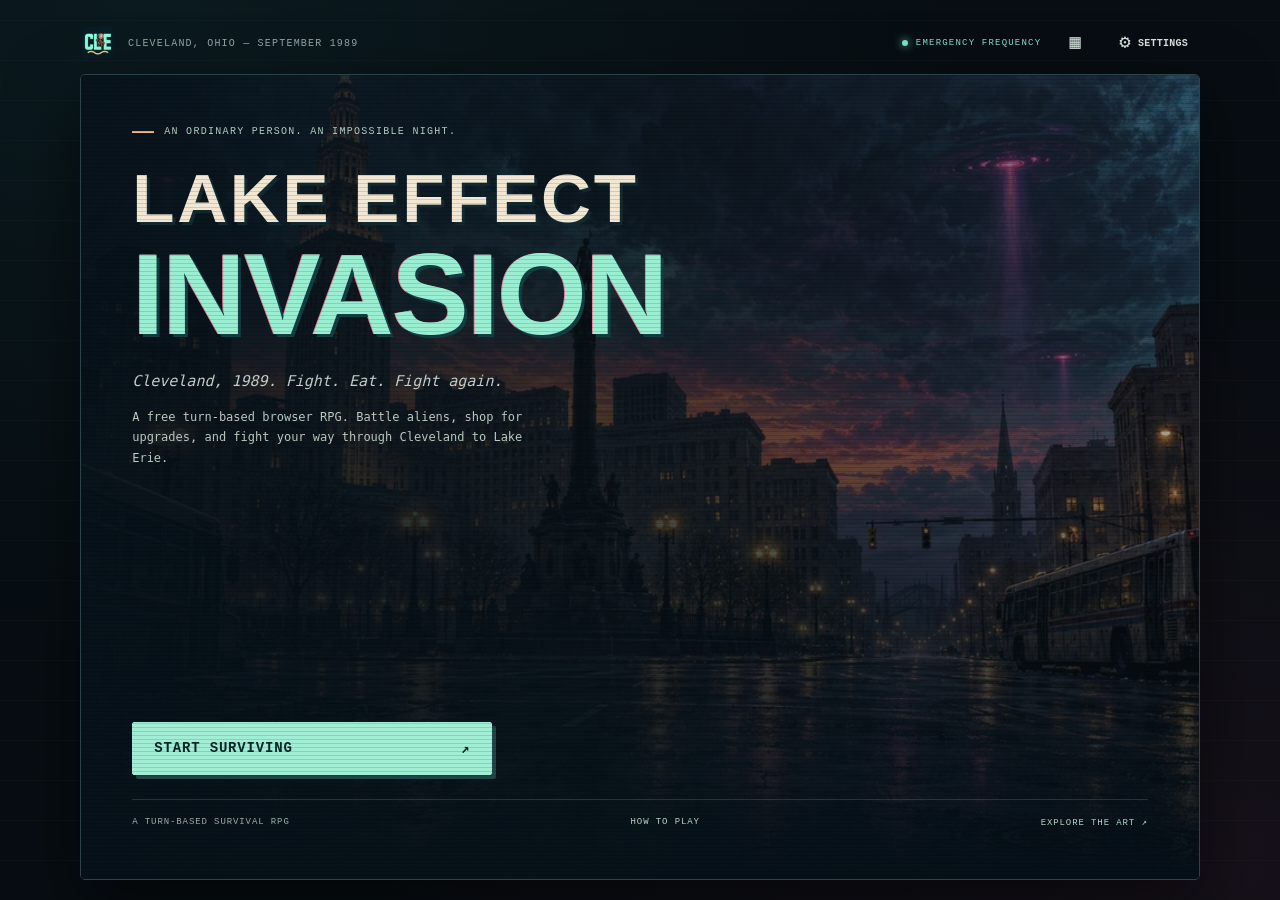
<file: index.html>
<!DOCTYPE html>
<html lang="en">

<head>
  <script src="analytics.js?v=1.0"></script>
  <meta charset="utf-8" />
  <meta name="viewport" content="width=device-width,initial-scale=1" />
  
  <!-- Primary Meta Tags -->
  <title>Lake Effect Invasion | Free Retro Browser RPG</title>
  <meta name="title" content="Lake Effect Invasion | Free Retro Browser RPG" />
  <meta name="description" content="Cleveland, 1989. Fight. Eat. Fight again. A retro browser RPG: battle aliens, visit neighborhood shops, learn new moves, and save the city." />
  <meta name="keywords" content="Lake Effect Invasion, alien invasion game, Cleveland RPG, retro browser game, text-based RPG, turn-based combat, free online game, 1989 game, alien fighting game" />
  <meta name="author" content="Lake Effect Invasion" />
  <meta name="robots" content="index, follow, max-image-preview:large" />
  <link rel="canonical" href="https://lakeeffectinvasion.com/" />
  
  <!-- Open Graph / Facebook -->
  <meta property="og:type" content="website" />
  <meta property="og:url" content="https://lakeeffectinvasion.com/" />
  <meta property="og:title" content="Lake Effect Invasion" />
  <meta property="og:description" content="Cleveland, 1989. Fight. Eat. Fight again. Battle aliens, shop for upgrades, and make it to Lake Erie in this retro browser RPG." />
  <meta property="og:image" content="https://lakeeffectinvasion.com/images/art/street-ontario.webp" />
  <meta property="og:image:width" content="1280" />
  <meta property="og:image:height" content="720" />
  
  <!-- Twitter -->
  <meta name="twitter:card" content="summary_large_image" />
  <meta name="twitter:url" content="https://lakeeffectinvasion.com/" />
  <meta name="twitter:title" content="Lake Effect Invasion" />
  <meta name="twitter:description" content="Cleveland, 1989. Fight. Eat. Fight again. Battle aliens, shop for upgrades, and make it to Lake Erie in this retro browser RPG." />
  <meta name="twitter:image" content="https://lakeeffectinvasion.com/images/art/street-ontario.webp" />
  
  <meta property="og:site_name" content="Lake Effect Invasion" />
  <meta property="og:image:alt" content="Alien lights gather over Cleveland in Lake Effect Invasion." />
  <meta name="twitter:image:alt" content="Alien lights gather over Cleveland in Lake Effect Invasion." />
  <link rel="icon" type="image/png" href="images/lake-effect-icon-cle.png" />

  <script type="application/ld+json">
{
  "@context": "https://schema.org",
  "@type": "VideoGame",
  "@id": "https://lakeeffectinvasion.com/#game",
  "name": "Lake Effect Invasion",
  "url": "https://lakeeffectinvasion.com/",
  "description": "Cleveland, 1989. Fight. Eat. Fight again. A free turn-based browser RPG about fighting aliens, visiting local shops, and upgrading your skills.",
  "image": "https://lakeeffectinvasion.com/images/art/street-ontario.webp",
  "genre": [
    "Role-playing game",
    "Turn-based combat"
  ],
  "gamePlatform": "Web browser",
  "playMode": "https://schema.org/SinglePlayer",
  "inLanguage": "en",
  "isAccessibleForFree": true
}
  </script>

  <!-- Additional Meta Tags -->
  <meta name="theme-color" content="#1a1a1a" />
  <meta name="apple-mobile-web-app-capable" content="yes" />
  <meta name="apple-mobile-web-app-status-bar-style" content="black-translucent" />
  <meta name="apple-mobile-web-app-title" content="Lake Effect Invasion" />
  <meta name="application-name" content="Lake Effect Invasion" />
  <meta name="format-detection" content="telephone=no" />
  
    <style>
    :root {
      --bg: #ffffff;
      --fg: #000000;
      --muted: #666666;
      --panel: #f2f2f2;
      --border: #cfcfcf;
      --btn: #1a1a1a;
      --btn-text: #ffffff;
      --btn-disabled: #9e9e9e;
      --btn-disabled-text: #e6e6e6;
      --accent: #222;
      --hp-danger: #a10000;
      --overlay-bg: rgba(0, 0, 0, 0.8);
      --toggle-bg: #ddd;
      --toggle-handle: #fff;
      --hit-color: #00aa00;
      --miss-color: #cc0000;
      --hp-bar-bg: #333;
      --hp-bar-player: #4CAF50;
      --hp-bar-enemy: #f44336;
      --special: #b8860b;
      /* goldenrod for light theme */
    }

    [data-theme="dark"] {
      --bg: #1a1a1a;
      --fg: #ffffff;
      --muted: #aaaaaa;
      --panel: #2d2d2d;
      --border: #444444;
      --btn: #ffffff;
      --btn-text: #000000;
      --btn-disabled: #555555;
      --btn-disabled-text: #888888;
      --accent: #dddddd;
      --hp-danger: #ff4444;
      --overlay-bg: rgba(0, 0, 0, 0.9);
      --toggle-bg: #555;
      --toggle-handle: #fff;
      --hit-color: #44ff44;
      --miss-color: #ff4444;
      --hp-bar-bg: #444;
      --hp-bar-player: #66BB6A;
      --hp-bar-enemy: #ef5350;
      --special: #ffd54f;
      /* goldenrod for dark theme */
    }

    /* Base */
    html,
    body {
      height: 100%;
      overflow: hidden;
    }

    /* only #story scrolls */
    body {
      margin: 0;
      padding: 0;
      background: var(--bg);
      color: var(--fg);
      font-family: "Courier New", monospace;
      transition: background .3s, color .3s;
    }

    /* App container (uses --vh set by tiny JS) */
    .wrap {
      height: 100dvh;
      height: calc(var(--vh, 1vh) * 100);
      max-width: 860px;
      margin: 0 auto;
      padding: 0 0px;
      display: flex;
      flex-direction: column;
      position: relative;
    }

    .frame {
      border: 1px solid var(--border);
      background: var(--panel);
      transition: border-color .3s, background .3s;
      min-height: 0;
    }

    /* Start */
    #startScreen {
      padding: 18px;
      display: flex;
      flex-direction: column;
    }

    #startScreen .start-cta {
      text-align: center;
    }

    #startScreen .start-cta button {
      display: inline-block;
    }

    .title {
      text-align: center;
      font-weight: 900;
      font-size: clamp(18px, 7.2vw, 28px);
      /* scales down on small screens */
      line-height: 1.1;
      margin: 0 0 12px;
      padding: 8px 0;
      border-bottom: 1px solid var(--border);
      transition: border-color .3s;
    }

    /* If screens are *really* narrow, force single-line and ellipsis */
    @media (max-width: 360px) {
      .title {
        white-space: nowrap;
        overflow: hidden;
        text-overflow: ellipsis;
        border-bottom: none;
        /* keeps things cleaner when compressed */
        margin-bottom: 8px;
        padding-bottom: 0;
      }
    }

    .desc {
      margin-bottom: 16px;
    }

    .desc>img {
      display: block;
      width: 100%;
      max-width: 100%;
      height: auto;
    }

    /* Theme toggle pill */
    .toggle-switch {
      position: relative;
      width: 50px;
      height: 24px;
      background: var(--toggle-bg);
      border-radius: 12px;
      cursor: pointer;
      transition: background 0.3s;
    }

    .toggle-handle {
      position: absolute;
      top: 2px;
      left: 2px;
      width: 20px;
      height: 20px;
      background: var(--toggle-handle);
      border-radius: 50%;
      transition: transform 0.3s;
      box-shadow: 0 2px 4px rgba(0, 0, 0, 0.2);
    }

    [data-theme="dark"] .toggle-handle {
      transform: translateX(26px);
    }

    .toggle-label {
      font-size: 12px;
      color: var(--muted);
    }

    /* Buttons */
    button {
      border: 1px solid var(--border);
    }

    /* instead of var(--fg) */

    button {
      background: var(--btn);
      color: var(--btn-text);
      border: 1px solid var(--fg);
      padding: 10px 14px;
      font-family: inherit;
      font-size: 14px;
      cursor: pointer;
      transition: all .3s;
    }

    button:disabled {
      background: var(--btn-disabled);
      color: var(--btn-disabled-text);
      border-color: var(--btn-disabled);
      cursor: not-allowed;
    }



    /* Start button */
    .start-button {
      display: block;
      width: 100%;
      box-sizing: border-box;
      padding: 14px 16px;
      font-size: 16px;
      border-radius: 10px;
      margin: 12px 0;
      background: #444;
      color: #cfcfcf;
      border: 1px solid var(--border);
      text-transform: uppercase;
      font-weight: 700;
      letter-spacing: .06em;
      transition:
        transform .12s ease,
        box-shadow .2s ease,
        background .2s ease,
        color .2s ease,
        border-color .2s ease;
      box-shadow:
        0 2px 0 rgba(0, 0, 0, .25),
        0 6px 16px rgba(0, 0, 0, .20);
      cursor: pointer;
    }

    .start-button:hover:not(:disabled) {
      transform: translateY(-1px);
      background: #555;
      box-shadow:
        0 3px 0 rgba(0, 0, 0, .25),
        0 10px 22px rgba(0, 0, 0, .28);
    }

    .start-button:active:not(:disabled) {
      transform: translateY(0);
      background: #3a3a3a;
      box-shadow:
        0 1px 0 rgba(0, 0, 0, .2),
        0 4px 12px rgba(0, 0, 0, .20);
    }

    .start-button:focus-visible {
      outline: 2px solid var(--accent);
      outline-offset: 2px;
    }

    .start-button:disabled {
      opacity: .6;
      cursor: not-allowed;
    }

    /* Optional: tweak for dark theme so it pops more */
    [data-theme="dark"] .start-button {
      background: #e9e9e9;
      color: #111;
      border-color: #111;
    }

    [data-theme="dark"] .start-button:hover:not(:disabled) {
      background: #fff;
    }

    [data-theme="dark"] .start-button:active:not(:disabled) {
      background: #e2e2e2;
    }


    /* Game UI vertical layout */
    #gameUI {
      display: flex;
      flex-direction: column;
      flex: 1 1 auto;
      min-height: 0;
    }

    #statsBar {
      display: none;
      border-bottom: 1px solid var(--border);
      background: var(--panel);
      padding: 10px;
      font-size: 14px;
      transition: all .3s;
      flex: 0 0 auto;
    }

    #combatStats {
      display: none;
      padding: 12px;
      background: var(--panel);
      border-bottom: 1px solid var(--border);
      flex: 0 0 auto;
    }

    /* Only the story scrolls */
    #story {
      flex: 1 1 auto;
      min-height: 0;
      overflow-y: auto;
      padding: 12px;
      background: var(--panel);
      border-bottom: 1px solid var(--border);
      white-space: pre-wrap;
      transition: all .3s;
    }

    /* Action area pinned to bottom */
    #buttons {
      flex: 0 0 auto;
      display: flex;
      flex-wrap: wrap;
      gap: 8px;
      padding: 12px;
      background: var(--panel);
      border-top: 1px solid var(--border);
      transition: background .3s;
    }

    @supports(padding:max(0px)) {
      #buttons {
        padding-bottom: max(12px, env(safe-area-inset-bottom));
      }
    }

    /* States & text styles */
    .hidden {
      display: none !important;
    }

    .divider {
      height: 1px;
      background: var(--border);
      margin: 10px 0;
      transition: background .3s;
    }

    .system {
      font-weight: bold;
    }

    .news {
      font-style: italic;
    }

    .hit {
      color: var(--hit-color);
      font-weight: bold;
    }

    .miss {
      color: var(--miss-color);
      font-weight: bold;
    }

    .special {
      color: var(--special);
      font-weight: bold;
    }

    /* Button lock while typing/turn */
    #buttons.locked {
      pointer-events: none;
      opacity: .6;
      filter: grayscale(.2);
    }

    #buttons.locked button {
      opacity: .8;
    }

    /* Overlay */
    #overlay {
      position: fixed;
      inset: 0;
      background: var(--overlay-bg);
      display: none;
      align-items: center;
      justify-content: center;
      transition: background .3s;
    }

    #overlay .panel {
      background: var(--panel);
      color: var(--fg);
      border: 1px solid var(--border);
      padding: 16px;
      width: 90%;
      max-width: 520px;
      transition: all .3s;
    }

    #overlay h2 {
      margin: 0 0 8px 0;
      font-size: 20px;
    }

    #overlay .stats {
      margin-top: 8px;
    }

    #overlay .stats div {
      margin: 4px 0;
    }

    #overlay .actions {
      margin-top: 12px;
    }

    .soak-flash {
      box-shadow: 0 0 8px rgba(76, 175, 80, .9) inset;
      transition: box-shadow .15s;
    }

    /* Settings popover */
    .settings-btn {
      margin-left: 8px;
      cursor: pointer;
      border: 1px solid var(--border);
      border-radius: 20px;
      background: var(--panel);
      padding: 4px 8px;
    }

    /* Health meters + floating damage */
    .health-meter {
      margin: 8px 0;
      position: relative;
    }

    .health-label {
      font-weight: bold;
      margin-bottom: 4px;
    }

    .health-bar {
      width: 100%;
      height: 20px;
      background: var(--hp-bar-bg);
      border: 1px solid var(--border);
      border-radius: 10px;
      overflow: hidden;
      position: relative;
    }

    .health-fill {
      height: 100%;
      transition: width .3s ease;
      border-radius: 9px;
    }

    .player-health .health-fill {
      background: var(--hp-bar-player);
    }

    .enemy-health .health-fill {
      background: var(--hp-bar-enemy);
    }

    .health-text {
      position: absolute;
      top: 50%;
      left: 50%;
      transform: translate(-50%, -50%);
      font-size: 12px;
      font-weight: bold;
      color: #fff;
      text-shadow: 1px 1px 1px rgba(0, 0, 0, .8);
    }

    .damage-float {
      position: absolute;
      left: 50%;
      top: -6px;
      transform: translateX(-50%);
      font-weight: 900;
      pointer-events: none;
      opacity: 0;
      animation: dmg-pop 90ms ease-out, dmg-rise 700ms ease-out forwards;
      text-shadow: 0 2px 2px rgba(0, 0, 0, .4);
    }

    .damage-float.dmg {
      color: var(--hp-bar-enemy);
    }

    .damage-float.heal {
      color: var(--hp-bar-player);
    }

    .damage-float.miss {
      color: var(--muted);
    }

    @keyframes dmg-pop {
      from {
        transform: translateX(-50%) scale(.7);
        opacity: 0;
      }

      to {
        transform: translateX(-50%) scale(1);
        opacity: 1;
      }
    }

    @keyframes dmg-rise {
      from {
        transform: translateX(-50%) translateY(0);
        opacity: 1;
      }

      to {
        transform: translateX(-50%) translateY(-18px);
        opacity: 0;
      }
    }

    .shake {
      animation: lu-shake 400ms ease-in-out;
    }

    @keyframes lu-shake {
      0% {
        transform: translateX(0)
      }

      25% {
        transform: translateX(-6px)
      }

      50% {
        transform: translateX(6px)
      }

      75% {
        transform: translateX(-3px)
      }

      100% {
        transform: translateX(0)
      }
    }

    /* Confetti */
    .confetti {
      position: absolute;
      width: 8px;
      height: 12px;
      opacity: .9;
      z-index: 1000;
      transform: translate3d(0, 0, 0) rotate(0deg);
      animation: conf-fall linear forwards;
    }

    @keyframes conf-fall {
      to {
        transform: translate3d(var(--dx), 450px, 0) rotate(720deg);
        opacity: .95;
      }
    }
  </style>

  <script>
    (function setVH() {
      function apply() {
        const vh = window.innerHeight * 0.01;
        document.documentElement.style.setProperty('--vh', `${vh}px`);
      }
      window.addEventListener('resize', apply);
      window.addEventListener('orientationchange', apply);
      apply();
    })();
  </script>
  <link rel="stylesheet" href="scene-art.css?v=2.4" />
  <link rel="stylesheet" href="retro-skin.css?v=4.9" />
<script src="scene-art.js?v=3.1"></script>
</head>

<body>



  <script>
    // ===== GAME CONFIGURATION =====
    const CONFIG = {
      title: "LAKE EFFECT INVASION",
      description: "1989. In Cleveland, small alien creatures land and chaos spreads block by block. You're just a regular person trying to survive: fight aliens, chat with survivors, duck into shops and bars, and catch TVs in window displays blasting invasion news and commercials.",
      startingHP: 50, startingMoney: 8, aliensRequiredFirstLevel: 3, maxLevel: 10, hpGainPerLevel: 8,
      enemyName: "alien",   // <— change to "zombie" etc.


      abilities: {
        tackle: { name: 'Tackle', hit: 0.98, minDamage: 4, maxDamage: 6, verb: 'tackle', unlockLevel: 1, cooldown: 0 },
        punch: { name: 'Punch', hit: 0.85, minDamage: 6, maxDamage: 10, verb: 'punch', unlockLevel: 1, cooldown: 0 },
        kick: { name: 'Kick', hit: 0.70, minDamage: 9, maxDamage: 14, verb: 'kick', unlockLevel: 1, cooldown: 0 },
        superKick: { name: 'Super Kick', hit: 0.85, minDamage: 24, maxDamage: 32, verb: 'SUPER KICK', unlockLevel: 3, cooldown: 1, damageMultiplier: 2 },
        superPunch: { name: 'Super Punch', hit: 0.85, minDamage: 12, maxDamage: 20, verb: 'SUPER PUNCH', unlockLevel: 5, cooldown: 1, damageMultiplier: 2 },
        spinningKick: { name: 'Spinning Kick', hit: 0.35, minDamage: 18, maxDamage: 25, verb: 'spinning kick', unlockLevel: 7, cooldown: 0 },
        throwEnemy: { name: 'Throw Enemy', hit: 0.60, minDamage: 8, maxDamage: 14, verb: 'throw the enemy', unlockLevel: 4, cooldown: 0 }
      },

      enemyTypes: ["blue", "green", "grey", "red"],
      enemyBehaviors: ["lunges toward you", "sneaks up on you from behind", "appears out of nowhere", "leaps from the shadows", "drops from above"],
      enemyMoves: [
        { name: "photon zap", hit: 0.70, minDamage: 3, maxDamage: 6 },
        { name: "energy beam", hit: 0.50, minDamage: 6, maxDamage: 10 },
        { name: "mind control pulse", hit: 0.25, minDamage: 10, maxDamage: 16 }
      ],

      survivorDialogue: ["Every street you clear gives somebody room to breathe.", "The cab radio knows which blocks are still occupied.", "Those little bastards are still hunting in the rain.", "If a street is marked SAFE, your work there held."],
      policeDialogue: ["Keep moving and watch the rooftops.", "Dispatch is counting contacts street by street.", "Use the cab. Do not cross an occupied block alone.", "If our radios repeat themselves, do not obey them."],
      bartenderTips: ["First The Drive. Then The Fumble. Now aliens. Denver better not be behind this.", "We survived The Shot. We can survive this.", "There is nothing wrong with fleeing a fight you can't win.", "How about them Browns?!"],
      tvNews: ["Aliens are coming from every direction", "There are 4 different aliens species in Cleveland", "Mothership spotted above Lake Erie", "The aliens can harm you with mind control, photon zaps and energy beams."],
      newspaperHeadlines: ["Bush Deploys Troops to Cleveland", "Aliens Invade Earth", "Mayor Voinovich Is Missing"],

      emptyEncounters: [
        "You pass by a boarded-up storefront with broken windows.",
        "An abandoned car sits on the curb, doors left wide open.",
        "You walk through a dark alley filled with overturned trash cans.",
        "A flickering streetlight casts eerie shadows on empty sidewalks.",
        "You notice an old warehouse with all its windows painted black.",
        "A deserted playground creaks in the wind, swings moving by themselves.",
        "You see graffiti on a wall: 'THEY CAME FROM THE STARS'",
        "An empty police car sits with its radio crackling static.",
        "You pass a shuttered diner with a 'CLOSED FOREVER' sign.",
        "A stray dog runs past you into the darkness.",
        "You hear distant sirens echoing through the empty streets.",
        "An old newspaper blows past your feet in the wind."
      ]
    };



    CONFIG.loyalty = {
      // global fallback policy; individual businesses can override
      percentOff: 0,                 // e.g., 10 for 10% off everything (optional)
      dollarFreeWithPaid: true,      // enable "$1 free with any paid item"
      freeDollarPerVisit: 1          // how many $1 freebies per visit
    };


    // Adjustable typing settings
    CONFIG.typewriter = {
      speedMs: CONFIG.typewriter?.speedMs ?? 12,
      pauses: CONFIG.typewriter?.pauses ?? { '.': 4, '!': 4, '?': 4, ',': 2 },
      enablePauses: CONFIG.typewriter?.enablePauses ?? true,
      disableButtonsDuringTyping: CONFIG.typewriter?.disableButtonsDuringTyping ?? true,
      allowSkip: CONFIG.typewriter?.allowSkip ?? true // unchanged; no skip button UI
    };

    CONFIG.combatPacing = {
      afterPlayerLineMs: 250,  // pause after your text lines
      afterEnemyLineMs: 250,   // pause after enemy text lines
      betweenTurnsMs: 350,     // pause between player and enemy turns
      healthAnimMs: 350        // must match/beat CSS .health-fill transition (0.3s)
    };


    const TW_STORE_KEY = 'alienRPGTypewriter';
    function saveTW() { try { localStorage.setItem(TW_STORE_KEY, JSON.stringify(CONFIG.typewriter)); } catch (e) { } }
    function loadTW() {
      try {
        const s = localStorage.getItem(TW_STORE_KEY);
        if (s) { CONFIG.typewriter = { ...CONFIG.typewriter, ...JSON.parse(s) }; }
      } catch (e) { }
    }


    const businesses = [
      {
        id: 'coffee',
        name: 'Coffee Shop',
        loyaltyVisits: 3, // get card on 3rd visit
        intro: 'A warm light spills from a corner coffee shop on Public Square.',
        enter: 'You step into the coffee shop. A handwritten menu hangs behind the counter.',
        items: [
          { id: 'coffee', name: 'Coffee', price: 2, healing: 8, message: 'You sip a hot coffee. Caffeine kicks in.' },
          { id: 'donut', name: 'Donut', price: 1, healing: 12, message: 'Fresh donut hits the spot.' }
        ]
      },
      {
        id: 'pizza',
        name: 'Pizza Shop',
        loyaltyVisits: 5,
        intro: 'A red-and-white awning smells like fresh slices.',
        enter: 'You step into the pizza shop. Grease-stained boxes stack to the ceiling.',
        items: [
          { id: 'slice', name: 'Pizza Slice', price: 5, healing: 40, message: 'Greasy slice fuels you up.' },
          { id: 'soda', name: 'Soda', price: 1, healing: 14, message: 'You crack open a cold cola.' }
        ]
      },
      {
        id: 'hotdog',
        name: 'Hot Dog Cart',
        loyaltyVisits: 0,
        intro: 'A street cart steams on the corner, mustard and onions at the ready.',
        enter: 'You sidle up to the cart. The vendor nods.',
        items: [
          { id: 'dog', name: 'Hot Dog', price: 2, healing: 16, message: 'Hot dog with stadium mustard.' },
          { id: 'soda', name: 'Soda', price: 1, healing: 14, message: 'You crack open a cola.' }
        ]
      },
      {
        id: 'diner',
        name: 'Diner',
        loyaltyVisits: 0,
        intro: 'A neon-lit diner hums beneath the Euclid marquees.',
        enter: 'A waitress slides a laminated menu your way.',
        items: [
          { id: 'burger', name: 'Burger', price: 4, healing: 30, message: 'A classic diner burger.' },
          { id: 'pie', name: 'Pie', price: 2, healing: 16, message: 'Slice of pie comforts you.' },
          { id: 'milkshake', name: 'Milkshake', price: 3, healing: 22, message: 'Thick milkshake revives you.' }
        ]
      },
      {
        id: 'bar',
        name: 'Bar',
        loyaltyVisits: 0,
        intro: 'A smoky Cleveland bar plays Browns highlights on TV.',
        enter: "Inside the bar, a chalkboard lists today's specials.",
        items: [
          { id: 'peanuts', name: 'Peanuts', price: 1, healing: 8, message: 'Salted peanuts for a quick bite.' },
          { id: 'beer', name: 'Beer', price: 2, healing: -2, message: 'Your head spins a little.', special: true },
          { id: 'whiskey', name: 'Whiskey', price: 3, healing: -5, message: 'Seeing double. Not a good idea.', special: true }
        ]
      },
      {
        id: 'deli',
        name: 'Deli',
        loyaltyVisits: 3,
        intro: 'The scent of corned beef drifts from a small deli.',
        enter: 'You push through the deli door; meat slicers whirr.',
        items: [
          { id: 'corned', name: 'Corned Beef', price: 5, healing: 40, message: 'Towering corned beef sandwich.' },
          { id: 'pickle', name: 'Pickle', price: 1, healing: 6, message: 'Crisp pickle crunch.' }
        ]
      },
      {
        id: 'convenience',
        name: 'Convenience Store',
        loyaltyVisits: 0,
        intro: 'A fluorescent-lit corner store hums; drink coolers buzz.',
        enter: 'You push open the glass door; a bell dings.',
        items: [
          { id: 'lotto', name: 'Lottery Ticket', price: 1, healing: 1, message: 'You feel a bit of hope and luck.' },
          { id: 'chips', name: 'Potato Chips', price: 2, healing: 12, message: 'Salty crunch wakes you up.' },
          { id: 'jerky', name: 'Beef Jerky', price: 3, healing: 20, message: 'Lean protein helps you rally.' }
        ]
      },
      {
        id: 'chinese',
        name: 'Chinese Restaurant',
        loyaltyVisits: 0,
        intro: 'Red lanterns glow in the window; wok steam drifts onto the sidewalk.',
        enter: 'A server hands you a paper menu and a pot of tea.',
        items: [
          { id: 'eggroll', name: 'Egg Roll', price: 2, healing: 16, message: 'Crispy and hot—fuel for the fight.' },
          { id: 'hottea', name: 'Hot Tea', price: 1, healing: 8, message: 'Warm tea calms your nerves.' },
          { id: 'generaltso', name: "General Tso's Chicken", price: 5, healing: 40, message: 'Sweet, spicy, and satisfying.' }
        ]
      },
      {
        id: 'thrift',
        name: 'Thrift Store',
        loyaltyVisits: 0,
        intro: 'A crooked THRIFT sign hangs above bins of old jackets.',
        enter: 'The cashier shrugs: “Everything\'s as-is.”',
        items: [
          {
            id: 'jacket',
            name: 'Leather Jacket',
            price: 6,
            healing: 0,
            message: 'You pull on a heavy leather jacket. (-2 dmg for 10 hits)',
            armor: { name: 'Leather Jacket', dr: 2, durabilityHits: 10 }
          }
        ]
      },
      {
        id: 'pawn',
        name: 'Pawn Shop',
        loyaltyVisits: 2,
        intro: 'A neon PAWN sign buzzes above racks of odd gear.',
        enter: 'The clerk eyes you, then nods at the glass case.',
        items: [
          { id: 'bat', name: 'Baseball Bat', price: 8, healing: 0, message: 'You heft a taped-up bat.', tempWeapon: 'baseballBat' },
          { id: 'pipe', name: 'Lead Pipe', price: 5, healing: 0, message: 'Solid and slightly rusty.', tempWeapon: 'leadPipe' }
        ]
      },
      {
        id: 'surplus',
        name: 'Army Surplus',
        loyaltyVisits: 3,
        intro: 'Olive-drab jackets and metal footlockers line the aisles.',
        enter: 'A bell rings as you step in. Smells like canvas and oil.',
        items: [
          { id: 'mre', name: 'MRE Pack', price: 3, healing: 24, message: 'You wolf down a full MRE.' },
          { id: 'kevlar', name: 'Kevlar Vest', price: 7, healing: 0, message: 'You strap on a Kevlar Vest. (-3 dmg for 25 hits)', armor: { name: 'Kevlar Vest', dr: 3, durabilityHits: 25 } }
        ],
        loyaltyPolicy: { percentOff: 10 } // 10% off with card
      },
      {
        id: 'drugstore',
        name: 'Drugstore',
        loyaltyVisits: 0,
        intro: 'Flickering pharmacy sign. Aisles of bandages and vitamins.',
        enter: 'A tired cashier slides over the counter.',
        items: [
          { id: 'bandages', name: 'Bandages', price: 2, healing: 18, message: 'You patch yourself up.' },
          { id: 'stimulant', name: 'Stimulant Tabs', price: 3, healing: 0, message: 'You feel wired. (+25% hit for next 3 turns)', buff: { stat: 'hitBonus', amount: 0.25, turns: 3 } }
        ]
      },
      {
        id: 'arcade',
        name: 'Arcade',
        loyaltyVisits: 4,
        intro: '8-bit chiptunes spill onto the sidewalk.',
        enter: 'Kids scatter as you push through the beaded curtain.',
        items: [
          { id: 'soda', name: 'Big Gulp', price: 1, healing: 12, message: 'Cold sugar rush.' },
          { id: 'powerToken', name: 'Power Token', price: 2, healing: 0, message: 'Insert coin, feel invincible. (-50% damage taken next fight)', buff: { stat: 'damageTakenMult', amount: 0.5, fights: 1 } }
        ]
      },
      {
        id: 'camera',
        name: 'Camera Shop',
        loyaltyVisits: 0,
        intro: 'Polaroids in the window. A flashbulb pops inside.',
        enter: 'The shop owner shows you a display of flashes and film.',
        items: [
          { id: 'polaroid', name: 'Polaroid Flash', price: 2, healing: 0, message: 'Blinding burst ready. (First enemy turn has 50% miss)', buff: { stat: 'enemyFirstTurnMissBonus', amount: 0.5, fights: 1 } }
        ]
      },
      {
        id: 'rac',
        name: 'Radio Shack',
        loyaltyVisits: 2,
        intro: 'Pegboards of cables and blister-packs. A demo CRT hums.',
        enter: 'You get a nod from the red-vested clerk.',
        items: [
          { id: 'crt', name: 'Pocket CRT Flash', price: 3, healing: 0, message: 'Charged up. (Next fight: your first hit is guaranteed)', buff: { stat: 'firstHitGuaranteed', fights: 1 } },
          { id: 'cells', name: '9V Batteries', price: 1, healing: 0, message: 'Fresh juice. (+5 dmg to your next successful hit)', buff: { stat: 'nextHitBonusDamage', amount: 5, turns: 1 } }
        ]
      },
      {
        id: 'record',
        name: 'Record Store',
        loyaltyVisits: 3,
        intro: 'Posters of hair-metal bands cover the walls.',
        enter: 'You thumb through crates as a solo shreds.',
        items: [
          { id: 'mixtape', name: 'Hype Mixtape', price: 2, healing: 0, message: 'Adrenaline pumping! (+2 min/max dmg for 3 turns)', buff: { stat: 'damageRangeDelta', min: +2, max: +2, turns: 3 } }
        ]
      },
      {
        id: 'church',
        name: 'St. Stanislaus',
        loyaltyVisits: 0,
        intro: 'Bells toll softly. Stained glass flickers.',
        enter: 'A priest offers a quiet blessing.',
        items: [
          { id: 'blessing', name: 'Blessing', price: 1, healing: 10, message: 'You feel protected. (+1 armor DR for 5 hits)', armor: { name: 'Blessing Ward', dr: 1, durabilityHits: 5 } }
        ]
      },
      {
        id: 'frank',
        name: "Captain Frank's",
        loyaltyVisits: 0,
        intro: 'The East 9th Street Pier ends at a dark seafood house. Nets cover the windows.',
        enter: 'Fishing nets hang over empty lobster tanks. The dining room smells like the lake.',
        items: []
      }



    ];

    // VERBIAGE ONLY — map level → downtown Cleveland street flavor
    const STREETS = [
      {
        level: 1,
        id: 'ontario',
        name: 'Ontario St — Public Square',
        enter: 'Public Square is gridlocked. Newspaper boxes overturned, buses idling, Terminal Tower looming.',
        ambient: [
          'Pigeons lift off the Soldiers\' and Sailors\' Monument.',
          'Someone shouts from a kiosk, “Over here!” then ducks back down.',
          'Wind whips dust around the statues; sirens bounce off the buildings.'
        ],
        cleared: 'Ontario is clear. People emerge from behind kiosks and gather beneath the Tower lights.'
      },
      {
        level: 2,
        id: 'superior',
        name: 'Superior Ave',
        enter: 'Superior\'s canyon of glass and stone funnels the wind straight at you.',
        ambient: [
          'Paper cups tumble along the curb like tumbleweeds.',
          'Office lights flicker, one window at a time.',
          'A paper timetable is pasted over a boarded shop window.'
        ],
        cleared: 'Superior is clear. A shopkeeper gives you a grateful nod and locks the gate behind you.'
      },
      {
        level: 3,
        id: 'euclid',
        name: 'Euclid Ave',
        enter: 'Marquees sputter and glow; posters read “SHOWS SUSPENDED UNTIL FURTHER NOTICE.”',
        ambient: [
          'A broken spotlight sweeps the street in a lazy arc.',
          'Footsteps echo from a lobby, then vanish.',
          'A velvet rope lies trampled in the gutter.'
        ],
        cleared: 'Applause ripples from the darkened theaters. Euclid is yours again.'
      },
      {
        level: 4,
        id: 'e9th',
        name: 'East 9th Street',
        enter: 'Towering banks and mirrored facades reflect your every move.',
        ambient: [
          'A loose pane ticks against a stone column.',
          'The wind howls like a siren between the buildings.',
          'A briefcase lies open, papers stuck to a grate.'
        ],
        cleared: 'Traffic cones tip over in the breeze—East 9th is secure.'
      },
      {
        level: 5,
        id: 'lakeside',
        name: 'Lakeside Ave',
        enter: 'Civic steps, flagpoles, and empty benches. The lake air tastes like metal.',
        ambient: [
          'A seagull wheels overhead, unbothered by the chaos.',
          'Flag ropes knock against an empty pole.',
          'Footprints lead across the plaza, then stop.'
        ],
        cleared: 'A roar from the plaza—Lakeside stands free. The wind shifts in your favor.'
      },
      {
        level: 6,
        id: 'w6th',
        name: 'West 6th',
        enter: 'Brick, iron, and loading docks. The street smells like oil and rain.',
        ambient: [
          'A chain swings against a warehouse door.',
          'Rain ticks on a stack of empty pallets.',
          'Glass crunches under your shoes.'
        ],
        cleared: 'Dock lights blink alive one by one, like a salute. West 6th is clear.'
      },
      {
        level: 7,
        id: 'oldriver',
        name: 'Old River Rd',
        enter: 'Lift bridges, river stink, and bar signs flickering over dark water.',
        ambient: [
          'A freighter horn moans somewhere downriver.',
          'Neon buzzes, struggling to stay lit.',
          'Water slaps against the pilings below the boardwalk.'
        ],
        cleared: 'Locals wave from a balcony—The Flats breathe again.'
      },
      {
        level: 8,
        id: 'prospect',
        name: 'Prospect Ave',
        enter: 'Long rows of brick fronts and rattling fire escapes shadow the street.',
        ambient: [
          'An alley cat darts between trash cans.',
          'A payphone rings once, then goes dead.',
          'A streetlight pops and goes dark.'
        ],
        cleared: 'Prospect exhales. Doors unlock. Someone whispers, “Thank you.”'
      },
      {
        level: 9,
        id: 'huron',
        name: 'Huron Rd',
        enter: 'Old rail lines hum underfoot; cabs sit crooked on the curb.',
        ambient: [
          'A whistle echoes through the concrete canyons.',
          'A torn schedule flaps on a kiosk.',
          'You hear boots running on the level above—and then silence.'
        ],
        cleared: 'Huron falls quiet. A taxi horn chirps twice, like a victory note.'
      },
      {
        level: 10,
        id: 'erieside',
        name: 'Erieside Ave',
        enter: 'Wind off Lake Erie knifes through your coat. Port cranes stand like giant ribs.',
        ambient: [
          'Waves slap the rocks; gulls wheel and cry.',
          'A cold blue glare washes the pier—something huge hangs in the clouds.',
          'You taste salt and ozone. The sky feels too close.'
        ],
        cleared: 'Harbor secured. The mothership tilts, then retreats over the lake. Cleveland stands.'
      }
    ];


    // Theme functions
    window.toggleTheme = function () {
      const currentTheme = document.documentElement.getAttribute('data-theme');
      const newTheme = currentTheme === 'dark' ? 'light' : 'dark';
      document.documentElement.setAttribute('data-theme', newTheme);
      document.querySelector('#themeToggle')?.setAttribute('aria-pressed', String(newTheme === 'dark'));
      try { localStorage.setItem('alienRPGTheme', newTheme); } catch (e) { }
    };



    // Initialize theme
    try {
      const savedTheme = localStorage.getItem('alienRPGTheme') || 'dark';
      document.documentElement.setAttribute('data-theme', savedTheme);
    } catch (e) { document.documentElement.setAttribute('data-theme', 'dark'); }
    loadTW(); // <— add this




    // Game variables
    const $ = s => document.querySelector(s);
    const Game = {
      turnsThisFight: 0, armor: null,
      // buffs applied by businesses (see buyBusinessItem)
      buffs: null, // { hitBonus, nextHitBonusDamage, damageTakenMult, firstHitGuaranteed, enemyFirstTurnMissBonus, damageRangeDelta:{min,max}, turns, fights }
      loyalty: {},
      visitPaidCounts: {},
      visitFreeDollarUsed: {},
      level: 1, hp: CONFIG.startingHP, maxHP: CONFIG.startingHP, money: CONFIG.startingMoney, streetJustChanged: true,
      aliensDefeated: 0, aliensThisLevel: 0, requiredThisLevel: CONFIG.aliensRequiredFirstLevel,
      scene: 'start', enemy: null, purchasedThisVisit: {}, pendingReward: 0,
      abilitiesUsed: {}, lastEncounters: [], lastBusiness: null
    };


    // One-time weapon abilities (only shown when granted)
    const TEMP_WEAPONS = {
      leadPipe: { name: 'Lead Pipe', hit: 0.80, minDamage: 18, maxDamage: 26, verb: 'smash with a LEAD PIPE', cooldown: 1 },
      baseballBat: { name: 'Baseball Bat', hit: 0.75, minDamage: 16, maxDamage: 30, verb: 'swing a BASEBALL BAT', cooldown: 1 }
    };

    // Track a single temporary weapon per fight
    Game.tempWeapon = null;               // 'leadPipe' | 'baseballBat' | null
    Game.tempWeaponUsed = false;
    Game.buffs = {}; // { hitBonus:0, nextHitBonusDamage:0, damageTakenMult:1, firstHitGuaranteed:false, enemyFirstTurnMissBonus:0, damageRangeDelta:{min:0,max:0}, ...}


    // Helpers for naming
    function enemyNoun() { return CONFIG.enemyName || 'alien'; }
    function cap(s) { return s ? s.charAt(0).toUpperCase() + s.slice(1) : s; }
    function enemyLabel() {
      // e.g., "blue alien" or "BOSS BLUE alien"
      if (!Game.enemy) return enemyNoun();
      return `${Game.enemy.name} ${enemyNoun()}`;
    }
    function enemyPossessive() {
      const n = enemyNoun();
      return n.endsWith('s') ? `${n}'` : `${n}'s`;
    }

    function decayBuffsEndOfRound() {
      if (!Game.buffs) return;
      if (Game.buffs.turns != null) {
        Game.buffs.turns--;
        if (Game.buffs.turns <= 0) {
          Game.buffs.turns = null;
          Game.buffs.hitBonus = 0;
          Game.buffs.nextHitBonusDamage = 0;
          Game.buffs.enemyFirstTurnMissBonus = 0;
          Game.buffs.damageRangeDelta = { min: 0, max: 0 };
          appendStory('[BUFF] Time-based effects wear off.', 'system');
        }
      }
    }

    function decayBuffsEndOfFight() {
      if (Game.weaponUses <= 0) Game.tempWeapon = null;
      if (!Game.buffs) return;
      if (Game.buffs.fights != null) {
        Game.buffs.fights--;
        if (Game.buffs.fights <= 0) {
          // reset fight-scoped toggles
          Game.buffs.fights = null;
          Game.buffs.firstHitGuaranteed = false;
          Game.buffs.damageTakenMult = 1;
          Game.buffs.enemyFirstTurnMissBonus = 0;
          appendStory('[BUFF] Fight-based power-ups expire.', 'system');
        }
      }
    }


    // "Losing" rule: below or tied with enemy AND at/under 40% of max HP
    function isLosing() {
      if (!Game.enemy) return false;
      return Game.hp <= Game.enemy.hp && Game.hp <= (0.40 * Game.maxHP);
    }

    // 25% chance to throw a weapon once per fight if you're losing
    function maybeThrowWeapon() {
      if (Game.scene !== 'combat') return false;
      if (Game.tempWeapon || Game.tempWeaponUsed) return false; // already have or used one
      if (!isLosing()) return false;

      if (Math.random() < 0.25) {
        const weapon = Math.random() < 0.5 ? 'leadPipe' : 'baseballBat';
        const w = TEMP_WEAPONS[weapon];
        appendStory('A bystander hurls a ' + w.name + ' toward you!', 'system');
        clearButtons();addButton('Catch '+w.name,()=>{Game.tempWeapon=weapon;Game.weaponUses=3;Game.tempWeaponUsed=false;appendStory('CAUGHT / '+w.name+' · 3 swings','hit');updateCombatButtons();saveGame();});
        return true;
      }
      return false;
    }

    function initSettingsUI() {
      $('#themeToggle').setAttribute('aria-pressed', String(document.documentElement.getAttribute('data-theme') === 'dark'));
      $('#buildClose').onclick=()=>$('#buildPanel').close();
      const btn = $('#settingsBtn'), panel = $('#settingsPanel');
      if (!btn || !panel) return;

      const twInstant = $('#twInstant');
      const twSpeed = $('#twSpeed');
      const twSpeedLabel = $('#twSpeedLabel');
      const twPauses = $('#twPauses');
      const twLock = $('#twLock');

      function syncUI() {
        const tw = CONFIG.typewriter;
        const instant = (tw.speedMs | 0) === 0;
        twInstant.checked = instant;
        twSpeed.disabled = instant;
        twSpeed.value = instant ? (twSpeed.value || 12) : Math.min(60, Math.max(5, tw.speedMs | 0));
        twSpeedLabel.textContent = instant ? '(instant)' : `${twSpeed.value} ms/char`;
        twPauses.checked = !!tw.enablePauses;
        twLock.checked = !!tw.disableButtonsDuringTyping;
      }
      function applyFromUI() {
        CONFIG.typewriter.speedMs = twInstant.checked ? 0 : (parseInt(twSpeed.value, 10) || 22);
        CONFIG.typewriter.enablePauses = twPauses.checked;
        CONFIG.typewriter.disableButtonsDuringTyping = twLock.checked;
        saveTW();
        syncUI();
      }

      btn.onclick = () => {
        syncUI();
        if (!panel.open) panel.showModal();
        btn.setAttribute('aria-expanded', 'true');
      };
      $('#settingsClose').onclick = () => panel.close();
      panel.addEventListener('close', () => {
        btn.setAttribute('aria-expanded', 'false');
        btn.focus();
      });
      panel.addEventListener('click', (event) => {
        const bounds = panel.getBoundingClientRect();
        if (event.target === panel && (event.clientX < bounds.left || event.clientX > bounds.right || event.clientY < bounds.top || event.clientY > bounds.bottom)) panel.close();
      });

      twInstant.onchange = applyFromUI;
      twSpeed.oninput = applyFromUI;
      twPauses.onchange = applyFromUI;
      twLock.onchange = applyFromUI;

      syncUI();
    }
    window.addEventListener('DOMContentLoaded', initSettingsUI);



    // Utility functions
    // ===== Typewriter queue + helpers =====
    // add fields
    const StoryType = {
      queue: [],
      typing: false,
      skipHandlerAttached: false,
      locked: false,
      holdLock: false   // NEW: prevents auto-unlock until we say so
    };

    function beginTurnLock() {
      StoryType.holdLock = true;
      updateCampaignHUD();
      lockButtonsUI();         // visual + pointer-events
      setButtonsDisabled(true); // keyboard safety
    }
    function endTurnLock() {
      StoryType.holdLock = false;
      saveGame();
      updateCampaignHUD();
      // if the typewriter has no more lines in queue, unlock now
      if (StoryType.queue.length === 0) {
        unlockButtonsUI();
        setButtonsDisabled(false);
        StoryType.locked = false;
      }
    }

    function sleep(ms) { return new Promise(r => setTimeout(r, ms)); }


    function setButtonsDisabled(state) {
      const btns = $('#buttons')?.querySelectorAll('button') || [];
      btns.forEach(btn => {
        if (state) {
          if (btn.dataset.origDisabled === undefined) {
            btn.dataset.origDisabled = btn.disabled ? '1' : '0';
          }
          btn.disabled = true;
        } else {
          if (btn.dataset.origDisabled !== undefined) {
            btn.disabled = btn.dataset.origDisabled === '1';
            delete btn.dataset.origDisabled;
          }
        }
      });
    }


    function lockButtonsUI() { $('#buttons')?.classList.add('locked'); }
    function unlockButtonsUI() { $('#buttons')?.classList.remove('locked'); updateCampaignHUD(); }

    function getMeterEls(target) { // 'player' | 'enemy'
      if (target === 'enemy') {
        return {
          fill: $('#enemyHealthFill'),
          text: $('#enemyHealthText'),
          meter: document.querySelector('.enemy-health')
        };
      }
      return {
        fill: $('#playerHealthFill'),
        text: $('#playerHealthText'),
        meter: document.querySelector('.player-health')
      };
    }

    function showDamageFloat(target, kind, amount = 0) {
      const { meter } = getMeterEls(target);
      if (!meter) return;
      const d = document.createElement('div');
      d.className = 'damage-float ' + kind; // 'dmg' | 'heal' | 'miss'
      d.textContent = kind === 'miss' ? 'MISS' : (kind === 'heal' ? '+' + amount : '-' + amount);
      meter.appendChild(d);
      setTimeout(() => d.remove(), 900);
    }

    function animateHealthTo(target, current, next) {
      const { fill, text } = getMeterEls(target);
      if (!fill || !text) return Promise.resolve();
      const max = (target === 'enemy') ? (Game.enemy?.maxHP || 1) : Game.maxHP;
      const pct = Math.max(0, (next / max) * 100);
      fill.style.width = pct + '%';
      text.textContent = Math.max(0, Math.floor(next)) + '/' + max;
      return new Promise(r => setTimeout(r, CONFIG.combatPacing.healthAnimMs));
    }

    
    async function processStoryQueue() {
      if (StoryType.typing) return;
      const next = StoryType.queue.shift();

      if (!next) {
        if (CONFIG.typewriter?.disableButtonsDuringTyping && StoryType.locked && !StoryType.holdLock) {
          StoryType.locked = false;
          unlockButtonsUI();
          setButtonsDisabled(false);
        }
        return;
      }

      StoryType.typing = true;
      const { text, cls } = next;

      const story = $('#story');
      const line = document.createElement('div');
      line.className = cls || 'context';
      line.textContent = '';
      story.appendChild(line);
      story.scrollTop = story.scrollHeight;

      const cfg = CONFIG.typewriter || {};
      const base = Math.max(0, cfg.speedMs ?? 0);

      // lock once per session
      if (cfg.disableButtonsDuringTyping && !StoryType.locked) {
        StoryType.locked = true;
        lockButtonsUI();
        setButtonsDisabled(true);
      }

      let i = 0, cancelled = false;
      const cleanupSkip = attachSkipOnce(() => { cancelled = true; });

      // instant path
      if (base === 0) {
        line.textContent = text;
      } else {
        while (i < text.length && !cancelled) {
          line.textContent += text[i];
          let mult = 1;
          if (cfg.enablePauses && cfg.pauses && cfg.pauses[text[i]]) mult = cfg.pauses[text[i]];
          await sleep(base * mult);
          i++;
          story.scrollTop = story.scrollHeight;
        }
        if (cancelled) line.textContent = text;
      }

      StoryType.typing = false;
      updateCampaignHUD();
      if (cleanupSkip) cleanupSkip();

      // if no more items queued, end the session and unlock
      // 2) after finishing a line, when queue length is 0
      if (CONFIG.typewriter?.disableButtonsDuringTyping && StoryType.queue.length === 0 && StoryType.locked && !StoryType.holdLock) {
        StoryType.locked = false;
        unlockButtonsUI();
        setButtonsDisabled(false);
      }

      if (typeof next.resolve === 'function') next.resolve();

      // continue with next item (keeps lock if queue not empty)
      processStoryQueue();
    }



    // Drop-in replacement for the original
    function appendStory(t, cls = 'context') {
      StoryType.queue.push({ text: t, cls });
      processStoryQueue();
    }

    function appendStoryAsync(t, cls = 'context') {
      return new Promise(resolve => {
        StoryType.queue.push({ text: t, cls, resolve });
        processStoryQueue();
      });
    }

    function appendSpecial(t) { appendStory(t, 'special'); }


    function ensureLoyalty(bizId) {
      if (!Game.loyalty[bizId]) Game.loyalty[bizId] = { visits: 0, hasCard: false };
    }
    function resetVisitState(bizId) {
      Game.visitPaidCounts[bizId] = 0;
      Game.visitFreeDollarUsed[bizId] = 0;
    }
    function activePolicyFor(bizId) {
      const b = getBusiness(bizId);
      return (b && b.loyaltyPolicy) ? { ...CONFIG.loyalty, ...b.loyaltyPolicy } : CONFIG.loyalty;
    }
    function awardIfEligible(bizId) {
      const b = getBusiness(bizId);
      const thr = (b && b.loyaltyVisits) || 0;
      if (thr > 0 && !Game.loyalty[bizId].hasCard && Game.loyalty[bizId].visits >= thr) {
        Game.loyalty[bizId].hasCard = true;
        appendStory(`[LOYALTY] You earned a ${b.name} loyalty card!`, 'special');
      }
    }
    function computeFinalPrice(bizId, item) {
      let price = item.price ?? 0;
      const card = Game.loyalty[bizId]?.hasCard;
      if (!card) return price;

      const policy = activePolicyFor(bizId);

      // optional percentage off everything
      if (policy.percentOff && price > 0) {
        const discount = Math.round(price * policy.percentOff / 100);
        price = Math.max(0, price - discount);
      }

      // "$1 item free if you buy something else" (once per visit by default)
      if (policy.dollarFreeWithPaid &&
        price === 1 &&
        Game.visitPaidCounts[bizId] > 0 &&
        (Game.visitFreeDollarUsed[bizId] < (policy.freeDollarPerVisit || 1))) {
        price = 0;
      }
      return price;
    }
    function loyaltyBanner(bizId) {
      const b = getBusiness(bizId);
      if (!b) return;
      const thr = b.loyaltyVisits || 0;
      if (thr === 0) return; // program off

      const st = Game.loyalty[bizId] || { visits: 0, hasCard: false };
      if (st.hasCard) {
        const pol = activePolicyFor(bizId);
        const perk = [];
        if (pol.percentOff) perk.push(`${pol.percentOff}% off`);
        if (pol.dollarFreeWithPaid) perk.push(`one $1 item FREE w/ any paid item (per visit)`);
        appendStory(`[LOYALTY] Card active • Perks: ${perk.join(' + ')}`, 'system');
      } else {
        const shown = Math.min(st.visits, thr);
        appendStory(`[LOYALTY] Visits: ${shown}/${thr} — earn a card by visiting ${b.name} ${thr} time(s).`, 'system');
      }
    }


    function divider() { let d = document.createElement('div'); d.className = 'divider'; $('#story').appendChild(d); }
    function clearButtons() { $('#buttons').innerHTML = ''; updateSceneArt(); updateCampaignHUD(); addDirectoryReturn(); }
    function addButton(lbl, fn, dis = false) {
      const btnWrap = $('#buttons');
      const isLocked = btnWrap?.classList.contains('locked');

      const b = document.createElement('button');
      b.textContent = lbl;
      b.dataset.tone = /^(Flee|Leave|Ignore|Keep Exploring)$/.test(lbl) ? 'quiet' : 'action';
      if (lbl === 'Keep Exploring') b.classList.add('keep-exploring');

      // Respect business rules now, respect lock visually now
      // but remember the ORIGINAL (business) disabled state for unlock restore
      b.disabled = dis || isLocked;
      b.dataset.origDisabled = dis ? '1' : '0';   // <-- key line (preserve business rule)

      // Safety: ignore clicks while locked or disabled
      b.onclick = (e) => {
        if ($('#buttons')?.classList.contains('locked')) return;
        if (b.disabled) return;
        const result = fn(e);
        if (result && typeof result.then === 'function') result.then(saveGame);
        else saveGame();
      };

      const directoryButton = Array.from(btnWrap.children).find(el => el.classList?.contains('directory-return'));
      btnWrap.appendChild(b);
      const keepExploringButton = Array.from(btnWrap.children).find(el => el.classList?.contains('keep-exploring'));
      if (keepExploringButton) btnWrap.appendChild(keepExploringButton);
      if (directoryButton && directoryButton !== b) btnWrap.appendChild(directoryButton);
      return b;
    }


    function updateSceneArt() {
      SceneArt.render({street: getStreet(streetNumber()), level: streetNumber(), enemy: Game.enemy, scene: Game.scene,
        business: Game.businessEntered ? Game.currentBiz : null,
        storefront: Game.scene === 'business' && !Game.businessEntered ? Game.currentBiz : null,
        encounter: Game.artEncounter});
      if(streetCleared()&&!Game.businessEntered&&!Game.artEncounter)$('#sceneStatus').textContent='STREET CLEARED / SAFE';
    }

    function updateStats() {
      updateSceneArt();
      $('#statLevel').textContent = Math.max(0,Game.level-1);
      let hpNow = Math.max(0, Math.floor(Game.hp));
      $('#statHP').textContent = hpNow;
      $('#statHP').style.color = hpNow < 10 ? '#ff4444' : '';
      $('#statMaxHP').textContent = Game.maxHP;
      $('#statMoney').textContent = Game.money;
      $('#statDefeated').textContent = Game.aliensDefeated;

      const a = Game.armor && Game.armor.durabilityHits > 0
        ? `${Game.armor.name} (${Game.armor.durabilityHits})`
        : 'None';

      $('#statArmor').textContent = a;

      const st = getStreet(streetNumber());
      if (st) $('#statStreet').textContent = st.name;
      updateCampaignHUD();
    }
    function rand(min, max) { return Math.floor(Math.random() * (max - min + 1)) + min; }
    function showGameUI() { $('#startScreen').classList.add('hidden'); $('#gameUI').classList.remove('hidden'); $('#statsBar').style.display = 'block'; }


    function getNextStreetName() {
      const next=activeStreet();
      if(next&&next!==streetNumber())return getStreet(next).name;
      return 'across the city';
    }

    function nextStreetNewsLine() {
      const s = getNextStreetName();
      const lines = [
        `Authorities urge civilians to avoid ${s}.`,
        `Scanner chatter: multiple sightings on ${s}.`,
        `Barricades going up along ${s}.`,
        `Witnesses report mind-control pulses near ${s}.`,
        `Power flickers and sirens sweeping ${s}.`,
        `Drones spotted tracking movement over ${s}.`,
        `Evacuations underway on ${s}.`
      ];
      return lines[rand(0, lines.length - 1)];
    }
    function televisionReport() {
      if(Game.mayorState==='saved')return 'LIVE FROM CITY HALL: The mayor confirms the civic center is secure. Police remain on the human frequency.';
      if(Game.mayorState==='controlled')return 'The mayor smiles without blinking: “Armed civilians must report to the nearest police checkpoint.”';
      if(Game.mayorState==='rescued')return 'CITY HALL LIBERATED: The mayor says, “Ignore every order my voice gave before the signal cleared.”';
      return nextStreetNewsLine();
    }
    function survivorReport() {
      const local=STREET_VOICES[streetNumber()-1];
      if(local)return local;
      if(Game.mayorState==='controlled')return 'The mayor gave the same order three times without blinking. The police radios changed right after.';
      if(Game.mayorState==='rescued')return 'The City Hall signal is clean now, but old alien orders are still circulating.';
      if(Game.mayorState==='saved')return 'City Hall is answering again. The patrol radios sound human.';
      return CONFIG.survivorDialogue[rand(0,CONFIG.survivorDialogue.length-1)];
    }
    function policeReport() {
      if(Game.mayorState==='rescued')return 'City Hall is free. Ignore any recording made before the signal cleared.';
      if(Game.mayorState==='saved')return 'The mayor held City Hall. We can trust dispatch—for now.';
      return CONFIG.policeDialogue[rand(0,CONFIG.policeDialogue.length-1)];
    }
    function newspaperReport() {
      if(Game.mayorState==='saved')return 'CITY HALL HOLDS — MAYOR CALLS FOR NEIGHBORHOOD DEFENSE';
      if(Game.mayorState==='controlled')return 'POLICE CHECKPOINTS EXPAND — WITNESSES SAY OFFICERS MOVE IN UNISON';
      if(Game.mayorState==='rescued')return 'CITY HALL FREED — EXTENT OF ALIEN CONTROL STILL UNKNOWN';
      return STREET_PAPERS[streetNumber()-1]||CONFIG.newspaperHeadlines[rand(0,CONFIG.newspaperHeadlines.length-1)];
    }


    function getStreet(level) {
      const i = Math.min(Math.max(level, 1), STREETS.length) - 1;
      return STREETS[i];
    }

    function showStreetHeader() {
      const st = getStreet(streetNumber());
      appendStory(`[STREET] ${st.name}`, 'system');
    }
    function showStreetEnter() {
      const st = getStreet(streetNumber());
      appendStory(st.enter, 'system');
    }
    function maybeAmbient() {
      const st = getStreet(streetNumber());
      if (!st?.ambient?.length) return;
      if (Math.random() < 0.33) {
        appendStory(st.ambient[rand(0, st.ambient.length - 1)], 'system');
      }
    }


    // Health meter functions
    function updateHealthMeters() {
      updateSceneArt();
      if (Game.scene === 'combat' && Game.enemy) {
        $('#combatStats').style.display = 'block';

        // Update player health
        const playerPercent = Math.max(0, (Game.hp / Game.maxHP) * 100);
        $('#playerHealthFill').style.width = playerPercent + '%';
        $('#playerHealthText').textContent = Math.max(0, Math.floor(Game.hp)) + '/' + Game.maxHP;

        // Update enemy health
        const enemyPercent = Math.max(0, (Game.enemy.hp / Game.enemy.maxHP) * 100);
        $('#enemyHealthFill').style.width = enemyPercent + '%';
        $('#enemyHealthText').textContent = Math.max(0, Math.floor(Game.enemy.hp)) + '/' + Game.enemy.maxHP;
      } else {
        $('#combatStats').style.display = 'none';
      }
    }

    // Main game function
    window.newGame = function () {

      console.log('New Game started!');
      Object.assign(Game, {

        streetJustChanged: true, level: 1, hp: CONFIG.startingHP, maxHP: CONFIG.startingHP, money: CONFIG.startingMoney,
        aliensDefeated: 0, aliensThisLevel: 0, requiredThisLevel: CONFIG.aliensRequiredFirstLevel, turnsThisFight: 0, armor: null,
        scene: 'intro', enemy: null, purchasedThisVisit: {}, pendingReward: 0,
        currentBiz: null, businessEntered: false, artEncounter: null,
        abilitiesUsed: {}, lastEncounters: [], lastBusiness: null,
        loyalty: {},                 // { [bizId]: { visits: number, hasCard: boolean } }
        visitPaidCounts: {},         // per-visit paid item count per biz
        visitFreeDollarUsed: {},     // per-visit count of $1 freebies used per biz
        buffs: null

      });


      initCampaign();
      window.trackGameEvent?.('new_game');
      $('#story').innerHTML = '';

      $('#overlay').style.display = 'none';
      showGameUI();
      updateHealthMeters();
      showOnboardingStep();
      updateStats();saveGame();
    };

    // Encounter system
    function encounter() {
      Game.scene = 'explore';
      Game.enemy = null;
      Game.currentBiz = null;
      Game.businessEntered = false;
      Game.artEncounter = null;
      updateStats(); clearButtons();
      $('#story').innerHTML = '';
      Game.purchasedThisVisit = {};
      updateHealthMeters(); // Hide combat meters when not in combat

      // NEW: street banner + enter/ambient
      //showStreetHeader();
      if (Game.streetJustChanged) {
        appendStory(`[STREET] ${getStreet(streetNumber()).name}`, 'system');
        showStreetEnter();
        Game.streetJustChanged = false;
      } else {
        maybeAmbient();
      }

      const card = drawExploreCard();
      Game.lastEncounters = [card];
      if (card.startsWith('shop:')) announceBusiness(card.slice(5));
      else switch (card) {
        case 'combat': startCombat(); break;
        case 'sign': startStreetSign(); break;
        case 'hidden': startHidden(); break;
        case 'news': startNews(); break;
        case 'npc': startNPC(); break;
        case 'police': startPolice(); break;
        case 'quiet': startQuiet(); break;
        default: startHidden();
      }
    }

    // Combat system
    function makeEnemy(isBoss = false) {
      const L = Game.level;
      // The opening street stays approachable, then enemy endurance pulls ahead
      // of the player's health curve. Bosses add another meaningful round.
      let hp = rand(14, 19) + L * 7;
      if (isBoss) hp = Math.floor(hp * 1.65);
      let enemyType = CONFIG.enemyTypes[rand(0, CONFIG.enemyTypes.length - 1)];
      return {
        name: isBoss ? ('BOSS ' + enemyType.toUpperCase()) : enemyType,
        color: enemyType,
        hp, maxHP: hp,
        attackMin: (isBoss ? 6 : 4) + L,
        attackMax: (isBoss ? 10 : 7) + L * 2,
        isBoss
      };
    }


    function startCombat() {
      if(streetCleared() || streetNumber()!==activeStreet())return;
      Game.scene = 'combat';
      const isBoss = Game.aliensThisLevel === regularWinsRequired(Game.level);
      Game.enemy = makeEnemy(isBoss);
      if (Game.level===10 && isBoss) { Game.enemy.isFinalBoss=true;Game.enemy.color="red";Game.enemy.name="MOTHERSHIP COMMANDER";Game.enemy.hp=Game.enemy.maxHP=scaleEnemyHealth(120); }
      Game.pendingReward=0;Game.guarding=false;
      Game.abilitiesUsed = {};
      // keep any shop-armed temp weapon for “next fight”
      Game.tempWeaponUsed = false;
      Game.turnsThisFight = 0;                  // <-- add this
      window.trackGameEvent?.('fight_start', {enemy_type:Game.enemy.color,is_boss:isBoss});

      const behavior = CONFIG.enemyBehaviors[rand(0, CONFIG.enemyBehaviors.length - 1)];
      if(isBoss) appendStory('You find the district boss.', 'special');
      appendStory('A ' + enemyLabel() + ' ' + behavior + '!', 'system');
      updateHealthMeters();
      updateCombatButtons();
    }



    function attackHitChance(ability) {
      let hit = Game.buffs?.firstHitGuaranteed ? 1 : ability.hit;
      hit += (Game.buffs?.hitBonus || 0) + (Game.permanent?.accuracy || 0);
      return Math.min(1, Math.max(0, hit));
    }

    function updateCombatButtons() {
      clearButtons();

      if(Game.onboardingFight){
        const button=addButton('Tackle',()=>playerAttack('tackle'));
        button.title='Your safest close-range attack';
        updateCampaignHUD();
        return;
      }

      // Normal abilities
      Object.keys(CONFIG.abilities).forEach(abilityKey => {
        const ability = CONFIG.abilities[abilityKey];
        if (ability.unlockLevel === 1 || Game.learned.includes(abilityKey)) {
          const isOnCooldown = Game.abilitiesUsed[abilityKey] && ability.cooldown > 0;
          const button=addButton(ability.name + ' · ' + Math.round(attackHitChance(ability)*100) + '%' + (isOnCooldown ? ' (Used)' : ''), () => playerAttack(abilityKey), isOnCooldown);
          button.title=(ability.minDamage+Game.level)+'–'+(ability.maxDamage+Game.level)+' damage before bonuses';
        }
      });

      // Temporary weapon (three swings)
      if (Game.tempWeapon && !Game.tempWeaponUsed) {
        const tw = TEMP_WEAPONS[Game.tempWeapon];
        addButton(tw.name + ' · ' + Math.round(attackHitChance(tw)*100) + '% ('+Game.weaponUses+' uses)', () => playerAttack(Game.tempWeapon));
      }

      addButton(Game.learned.includes('counter')?'Guard / Counter':'Guard',guardTurn);
      updateCampaignHUD();
      addButton('Flee', () => {
        window.trackGameEvent?.('fight_flee', {enemy_type:Game.enemy?.color,turns:Game.turnsThisFight});
        const wasBroke = Game.money <= 0;
        let tip = 0;

        if (wasBroke) {
          tip = rand(2, 4);
          appendStory('You back away from the fight.', 'system');
          appendStory(`A couple locals steady you: "Thanks for trying—heal up, we still need you."`, 'system');
          appendStory(`They offer you $${tip} for food and bandages.`, 'system');
        } else {
          appendStory('You run from the ' + enemyNoun() + '.', 'system');
        }

        // exit combat
        Game.enemy = null;
        Game.scene = 'explore';
        updateHealthMeters();
        clearButtons();
        decayBuffsEndOfFight();
        if(wasBroke)addButton('Take $'+tip,()=>{Game.money+=tip;updateStats();offerFleeRecovery();saveGame();});
        else offerFleeRecovery();
      });
    }


    function attachSkipOnce(finishFn) {
      if (!CONFIG.typewriter.allowSkip || StoryType.skipHandlerAttached) return () => { };
      const story = $('#story');
      const onClick = () => { cleanup(); finishFn(); };
      const onKey = (e) => { if (!$('#settingsPanel').open && (e.key === ' ' || e.key === 'Enter')) { cleanup(); finishFn(); } };
      function cleanup() {
        story.removeEventListener('click', onClick);
        document.removeEventListener('keydown', onKey);
        StoryType.skipHandlerAttached = false;
      }
      story.addEventListener('click', onClick, { once: true });
      document.addEventListener('keydown', onKey);
      StoryType.skipHandlerAttached = true;
      return cleanup; // <-- return it so we can call later
    }


    async function playerAttack(abilityKey) {
      if (Game.scene !== 'combat' || !Game.enemy || Game.enemy.hp<=0 || StoryType.holdLock) return;

      beginTurnLock();                      // lock through the whole turn
      const L = Game.level;
      Game.turnsThisFight = (Game.turnsThisFight || 0) + 1;

      // resolve ability
      let ability, isTemp = false;
      if (TEMP_WEAPONS[abilityKey]) { ability = TEMP_WEAPONS[abilityKey]; isTemp = true; }
      else { ability = CONFIG.abilities[abilityKey]; }
      if (!ability) { endTurnLock(); return; }

      // cooldown guard
      if (!isTemp && (Game.abilitiesUsed[abilityKey] && ability.cooldown > 0)) { endTurnLock(); return; }


      // --- buffs affect hit chance and damage ---
      const hitChance = attackHitChance(ability);
      if (Game.buffs?.firstHitGuaranteed) Game.buffs.firstHitGuaranteed = false;

      let minDmg = ability.minDamage + L;
      let maxDmg = ability.maxDamage + L;
      const permanentDamage = /kick/i.test(abilityKey)?Game.permanent.kick:Game.permanent.punch;
      minDmg+=permanentDamage;maxDmg+=permanentDamage;
      if (Game.buffs?.damageRangeDelta) {
        minDmg += Game.buffs.damageRangeDelta.min || 0;
        maxDmg += Game.buffs.damageRangeDelta.max || 0;
      }

      await appendStoryAsync(`You ${ability.verb.toUpperCase()}...`, 'system');
      await new Promise(r => setTimeout(r, CONFIG.combatPacing.afterPlayerLineMs));

      const hit = Math.random() < hitChance;

      if (hit) {
        let dmg = rand(minDmg, maxDmg);
        if (ability.damageMultiplier) dmg = Math.floor(dmg * ability.damageMultiplier);
        if (Game.buffs?.nextHitBonusDamage) {
          dmg += Game.buffs.nextHitBonusDamage;
          Game.buffs.nextHitBonusDamage = 0;
        }

        await appendStoryAsync(`It hits for ${dmg} damage!`, 'hit');
        showDamageFloat('enemy', 'dmg', dmg);

        const prev = Game.enemy.hp;
        Game.enemy.hp = Math.max(0, Game.enemy.hp - dmg);
        await animateHealthTo('enemy', prev, Game.enemy.hp);

        if (Game.enemy.hp <= 0) {
          await appendStoryAsync(cap(enemyNoun()) + ' defeated!', 'system');

          if (isTemp) { useWeaponCharge(); }
          else if (ability.cooldown > 0) { Game.abilitiesUsed[abilityKey] = true; }

          winCombat();
          endTurnLock();
          return;
        }
      } else {
        await appendStoryAsync(`...but you miss!`, 'miss');
        showDamageFloat('enemy', 'miss');
      }

      // Spend a weapon charge or a once-per-fight move after the action.
      if (isTemp) { useWeaponCharge(); }
      else if (ability.cooldown > 0) { Game.abilitiesUsed[abilityKey] = true; }

      // Enemy's turn
      await new Promise(r => setTimeout(r, CONFIG.combatPacing.betweenTurnsMs));
      await enemyTurnSequence();

      const weaponOffered=maybeThrowWeapon();

      // End of round → re-enable buttons if still in combat
      if (Game.scene === 'combat' && Game.enemy && Game.hp > 0) {
        updateStats();
        if(!weaponOffered)updateCombatButtons();
      }
      endTurnLock();

    }

    async function playEnemyAttackFX(color) {
      const scene=$('#sceneArt'), story=$('#story');
      const classes=['attack-blue','attack-green','attack-grey','attack-red'];
      classes.forEach(name=>scene.classList.remove(name));story.classList.remove('attack-grey');
      void scene.offsetWidth;
      const effect='attack-'+color;
      scene.classList.add(effect);
      if(color==='grey')story.classList.add('attack-grey');
      if(color==='red')scene.style.setProperty('--rage-alpha',Math.min(.9,.48+(Game.turnsThisFight||0)*.06));
      const reduced=window.matchMedia?.('(prefers-reduced-motion: reduce)').matches;
      await sleep(reduced?40:(color==='grey'?650:580));
      scene.classList.remove(effect);story.classList.remove('attack-grey');
    }

    async function enemyTurnSequence() {
      if (!Game.enemy) return;
      const L = Game.level;
      const mv = enemyIntent();
      let enemyHit = mv.hit;
// first enemy turn miss bonus
if ((Game.turnsThisFight|0) === 1 && Game.buffs?.enemyFirstTurnMissBonus) {
  enemyHit = Math.max(0, enemyHit - Game.buffs.enemyFirstTurnMissBonus);
}

await appendStoryAsync(`The ${enemyLabel()} uses ${mv.name.toUpperCase()}...`, 'system');
if(Game.enemy.color==='grey'&&!Game.enemy.clevelandVisionShown){
  Game.enemy.clevelandVisionShown=true;
  await appendStoryAsync('A horrible vision enters your mind: the Browns leaving Cleveland.','miss');
  await appendStoryAsync('Impossible. Even aliens wouldn’t go that far.','system');
}
await playEnemyAttackFX(Game.enemy.color);

if (Math.random() < enemyHit) {
  let base = rand(mv.minDamage, mv.maxDamage);
  base=Math.max(0,base-Game.permanent.defense);
  if(Game.guarding) {base=Math.floor(base/2);Game.blockedHit=true;}
  const covered=raidSpoilsShot();
  if(covered){ base=0; await appendStoryAsync('The East 9th cop fires across the dining room and spoils the shot.','system'); }

  // damage taken multiplier (e.g., Arcade Power Token)
  if (Game.buffs?.damageTakenMult) {
    base = Math.floor(base * (Game.buffs.damageTakenMult || 1));
  }

  // Armor soak
  let soaked = 0;
  if (!covered && !mv.pierce && Game.armor && Game.armor.durabilityHits > 0) {
    soaked = Math.min(Game.armor.dr || 0, base);
    base = Math.max(0, base - (Game.armor.dr || 0));
    Game.armor.durabilityHits--;
  }

  await appendStoryAsync(`It hits for ${base} damage!`, 'hit');
  $('#gameUI').classList.add('shake');
  setTimeout(() => $('#gameUI').classList.remove('shake'), 420);

  showDamageFloat('player', base > 0 ? 'dmg' : 'miss', base || 0);

  const prev = Game.hp;
  Game.hp = Math.max(0, Game.hp - base);
  await animateHealthTo('player', prev, Game.hp);

  if (soaked > 0) {
    const armorName = (Game.armor && Game.armor.name) ? Game.armor.name : 'Armor';
    await appendStoryAsync(`(${armorName} absorbs ${soaked})`, 'system');
  }

  if (Game.armor && Game.armor.durabilityHits === 0) {
    const armorName = (Game.armor && Game.armor.name) ? Game.armor.name : 'Your armor';
    await appendStoryAsync(`${armorName} is shredded.`, 'system');
  }

  if (Game.hp <= 0) { gameOver(); return; }
} else {
  await appendStoryAsync(`...but it misses!`, 'miss');
  showDamageFloat('player', 'miss');
}

await new Promise(r => setTimeout(r, CONFIG.combatPacing.afterEnemyLineMs));

// decay any turn-based buffs
decayBuffsEndOfRound();

    }


    function showBountyButton() {
      if(!Game.enemy||Game.enemy.hp>0||Game.pendingReward<=0)return;
      clearButtons();updateHealthMeters();
      addButton('Take Bounty · $'+Game.pendingReward,collectReward);
    }
    function winCombat() {
      if(!Game.enemy||Game.enemy.hp>0)return;
      if(Game.pendingReward>0){showBountyButton();return;}
      if(Game.enemy && !Game.enemy.defeatTracked){
        Game.enemy.defeatTracked=true;
        window.trackGameEvent?.('alien_defeated', {enemy_type:Game.enemy.color,is_boss:!!Game.enemy.isBoss,is_final_boss:!!Game.enemy.isFinalBoss,turns:Game.turnsThisFight});
      }
      const reward=4+Game.level+(Game.enemy?.isBoss?6:0);
      Game.pendingReward=reward;
      appendStory('BOUNTY / $'+reward+' waits on this alien.','news');
      showBountyButton();saveGame();
    }
    function collectReward() {
      if(!Game.enemy || Game.enemy.hp>0 || Game.pendingReward<=0)return;
      const final=!!Game.enemy.isFinalBoss;
      const reward=Game.pendingReward;
      window.trackGameEvent?.('earn_virtual_currency', {virtual_currency_name:'Cleveland cash',value:reward});
      Game.money+=reward;Game.pendingReward=0;
      Game.aliensDefeated++;Game.aliensThisLevel++;
      Game.enemy=null;Game.scene='explore';
      const finishedOnboarding=Game.onboardingFight;
      if(finishedOnboarding){Game.onboardingFight=false;Game.onboardingStep='complete';Game.buffs=null;}
      if(final) {decayBuffsEndOfFight();Game.finalBossDefeated=true;window.trackGameEvent?.('campaign_complete', {aliens_defeated:Game.aliensDefeated});updateStats();updateHealthMeters();gameVictory();saveGame();return;}
      const levelUp=checkLevelUp();updateStats();updateHealthMeters();
      // Build the post-fight screen before queuing expiration copy. Starting that
      // typewriter line first makes showDirectory() reject the transition as busy,
      // leaving the player with an empty action area after a win.
      const rewardLine='BOUNTY COLLECTED / $'+reward+(levelUp?' · LEVEL '+Math.max(0,levelUp.level-1)+' · MAX HP +'+levelUp.hpGain+' · FULLY HEALED':'');
      if(levelUp)showCabPickup(rewardLine);else showDirectory(finishedOnboarding?rewardLine+' · REVENGE':rewardLine);
      decayBuffsEndOfFight();saveGame();
    }
    function checkLevelUp() {
      if(Game.aliensThisLevel<Game.requiredThisLevel||Game.level>=10)return null;
      Game.aliensThisLevel=0;Game.level++;Game.highestDistrict=Game.level;Game.requiredThisLevel=winsRequiredForStreet(Game.level);
      if(streetNumber()===5&&Game.mayorState==='controlled')Game.mayorState='rescued';
      Game.newlyUnlockedStreet=null;
      Game.maxHP+=CONFIG.hpGainPerLevel;Game.hp=Game.maxHP;Game.streetJustChanged=true;
      window.trackGameEvent?.('level_up', {level:Game.level});
      return {level:Game.level,hpGain:CONFIG.hpGainPerLevel};
    }
    function checkVictory() { if(Game.finalBossDefeated)gameVictory(); }
    function gameVictory() {
      Game.scene='victory';SceneArt.ending('victory');
      const ending=Game.mayorState==='saved'
        ?'VICTORY! City Hall stayed human through the night. Police and residents reclaim the harbor together.'
        :Game.mayorState==='rescued'
          ?'VICTORY! The commander falls. Police crews wake beside silent radios, and Cleveland begins rebuilding its trust.'
          :'VICTORY! The Mothership Commander falls. Cleveland stands.';
      appendStory(ending,'special');
      clearButtons();$('#gameOverTitle').textContent='VICTORY!';
      $('#ovLevel').textContent=Math.max(0,Game.level-1);$('#ovDefeated').textContent=Game.aliensDefeated;$('#ovMoney').textContent=Game.money;
      $('#recoverBtn').hidden=true;$('#overlay').style.display='flex';saveGame();
    }


    function wastedFood(it) {
      const lines = {
        peanuts: "You don't even like peanuts. Full health, and a wasted dollar.",
        coffee: 'You were already awake. The coffee goes cold in your hand.',
        donut: 'You were full. The donut sits there while you stare at it.',
        slice: 'One more slice would be a mistake. You paid anyway.',
        soda: 'You crack it, take one sip, and pour the rest out. You were full.',
        dog: 'Stadium mustard on a full stomach. That was a waste.',
        burger: 'You cannot finish the burger. The money is gone either way.',
        pie: 'The pie smells great. You were too full to care.',
        milkshake: 'The shake melts while you decide you did not need it.',
        beer: 'You were fine. Now the room tilts.',
        whiskey: 'You did not need this. The room tilts anyway.',
        corned: 'That sandwich was too much. You were already full.',
        pickle: 'A pickle you did not want. Still a dollar.',
        lotto: 'You were already fine. The ticket changes nothing.',
        chips: 'You eat three chips and close the bag. Waste of money.',
        jerky: 'Jerky for a full stomach. You chew it out of spite.',
        eggroll: 'Too full for an egg roll. You bought it anyway.',
        hottea: 'The tea cools down. You did not need calming.',
        generaltso: "You stare at General Tso's and admit you were not hungry.",
        mre: 'An MRE on a full stomach. Even the army would judge you.',
        bandages: 'You wrap a bandage around nothing. The cut was not there.',
        blessing: 'You were already in one piece. The blessing has nowhere to land.'
      };
      return lines[it.id] || 'You were already full. That was a waste of money.';
    }

    function heal(amount, msg) {
      const before = Game.hp;
      const newHP = Math.min(Game.maxHP, Math.max(0, Game.hp + amount));
      const gained = newHP - before;
      Game.hp = newHP;

      if (amount < 0) {
        appendStory((msg || 'Ouch.') + ' (' + amount + ' HP, now ' + Game.hp + '/' + Game.maxHP + ')', 'system');
      } else {
        if (gained > 0) {
          appendStory((msg || 'You recover.') + ' (+' + gained + ' HP, now ' + Game.hp + '/' + Game.maxHP + ')', 'system');
        } else if (amount > 0) {
          appendStory('You were already full. That did nothing.', 'system');
        } else {
          appendStory(msg || 'Nothing changes.', 'system');
        }
      }

      updateHealthMeters();
      if(Game.hp<=0)gameOver();
    }


    // Put near your other utils
    function hasArmorActive() {
      return !!(Game.armor && (Game.armor.durabilityHits ?? 0) > 0);
    }

    // Business system
    function getBusiness(id) { return businesses.find(b => b.id === id); }

    function announceRandomBusiness() {
      const pool = businesses.filter(b=>availableShopIds().includes(b.id))
        .filter(b => b.id !== Game.lastBusiness)
        .filter(b => !(Game.tempWeapon && (b.id === 'pawn')))
        .filter(b => !(hasArmorActive() && b.id === 'thrift'));  // <— block thrift if any armor
      const local=businesses.filter(b=>availableShopIds().includes(b.id));
      if(!local.length){startEmpty();return;}
      const choices=pool.length?pool:local;
      const b = choices[rand(0, choices.length - 1)];
      Game.lastBusiness = b.id;
      announceBusiness(b.id);
    }


    function announceBusiness(id) {
      if(!canVisitShop(id))return;
      const b = getBusiness(id); Game.scene = 'business';
      Game.currentBiz = id;
      Game.businessEntered = false;
      Game.artEncounter = null;
      noteShop(id);
      appendStory('[' + b.name.toUpperCase() + '] ' + b.intro, 'system'); clearButtons();
      addButton('Enter ' + b.name, () => startBusiness(id));
      addButton('Keep Exploring', () => { $('#story').innerHTML = ''; encounter(); });
    }

    function enterFranks() {
      noteShop('frank');
      const place=getBusiness('frank');
      Game.currentBiz='frank';
      if(!hasFranksKey()){
        Game.currentBiz=null;
        Game.businessEntered=false;
        showDirectory(Game.keySold?"LOST / The harbor key is gone. Captain Frank's stays chained, and the pier is already lost.":"LOCKED / Captain Frank's went under before the invasion. The front door is chained. Find the restaurant key somewhere on the harbor.");
        return;
      }
      Game.businessEntered=true;
      Game.artEncounter=null;
      Game.scene='business';
      $('#story').innerHTML='';
      if(Game.ally==='kitchen'&&streetNumber()===10&&!streetCleared()&&Game.aliensThisLevel===0){
        Game.aliensThisLevel=1;
        appendStory('You take the kitchen door and slip past the first pier guard. One guard is still outside.','special');
        clearButtons();
        addButton('Leave',()=>{ Game.businessEntered=false; showDirectory(); });
        saveGame();
        return;
      }
      if(streetCleared()||!harborBossWaiting()){
        appendStory(streetCleared()?'Captain Frank\'s is empty. The nets are still.':place.enter+' The pier guards are still outside.','system');
        clearButtons();
        addButton('Leave',()=>{ Game.businessEntered=false; showDirectory(); });
        return;
      }
      appendStory(Game.ally==='kitchen'?'You come through the kitchen. The red commander is in the dining room.':Game.ally==='raid'?'The East 9th cop takes the side door. The red commander was waiting in the dining room.':'The nets shift. The red commander was waiting in the dining room.','special');
      clearButtons();
      startCombat();
    }

    function startBusiness(id) {
      if(!canVisitShop(id))return;
      if(id==='frank'){ enterFranks(); return; }
      noteShop(id);
      const b = getBusiness(id);
      Game.currentBiz = id;
      Game.purchasedThisVisit[id]=new Set();
      Game.scene = 'business';
      Game.businessEntered = true;
      Game.artEncounter = null;
      $('#story').innerHTML = '';
      appendStory(b.enter, 'system');

      // loyalty visit tracking
      ensureLoyalty(id);
      Game.loyalty[id].visits += 1;    // count a visit on entry
      awardIfEligible(id);
      resetVisitState(id);
      loyaltyBanner(id);

      renderBusinessMenu(id);
    }

    function renderBusinessMenu(id) {
      const b = getBusiness(id); clearButtons();
      if (!Game.purchasedThisVisit[id]) Game.purchasedThisVisit[id] = new Set();

      b.items.forEach(it => {
        const purchased = Game.purchasedThisVisit[id].has(it.id) || gearOwned(it);
        const finalPrice = computeFinalPrice(id, it);
        const label =
          finalPrice === 0
            ? `${it.name} ($${it.price} → FREE)`
            : (finalPrice !== it.price
              ? `${it.name} ($${it.price} → $${finalPrice})`
              : `${it.name} ($${it.price})`);

        const afford = Game.money >= finalPrice;
        const alreadyHaveWeapon = it.tempWeapon && Game.tempWeapon === it.tempWeapon && !Game.tempWeaponUsed;
        const locked=it.requires&&!Game.training.includes(it.requires);
        const button=addButton(label, () => buyBusinessItem(id, it), !afford || purchased || alreadyHaveWeapon || locked);
        describeButton(button,itemDescription(id,it));
        
      });
      if((id==='pawn'||id==='bar')&&hasFranksKey()) addButton('Sell the harbor key ($80)', sellHarborKey);
      addButton('Leave', () => { Game.businessEntered=false;showDirectory(); });
    }

    function buyBusinessItem(id, it) {
      if(!it||!canVisitShop(id))return;
      if (!Game.purchasedThisVisit[id]) Game.purchasedThisVisit[id] = new Set();
      if (Game.purchasedThisVisit[id].has(it.id) || gearOwned(it) || (it.requires&&!Game.training.includes(it.requires))) return;

      const basePrice = it.price ?? 0;
      const finalPrice = computeFinalPrice(id, it);
      if (Game.money < finalPrice) return;

      Game.money -= finalPrice;
      applyPermanentPurchase(id,it);

      // track paid vs free for loyalty logic
      if (finalPrice > 0) {
        Game.visitPaidCounts[id] = (Game.visitPaidCounts[id] || 0) + 1;
      } else if (basePrice === 1 && Game.loyalty[id]?.hasCard) {
        const pol = activePolicyFor(id);
        if (pol.dollarFreeWithPaid) {
          Game.visitFreeDollarUsed[id] = (Game.visitFreeDollarUsed[id] || 0) + 1;
        }
      }

      // Armor items remain the same
      if (it.armor) {
        Game.armor = { ...it.armor };
        appendStory(it.message || ('You equip ' + it.name + '.'), 'system');
      } else if (it.healing > 0 && Game.hp >= Game.maxHP) {
        appendStory(wastedFood(it), 'system');
      } else {
        heal(it.healing, it.message);
      }

      if (it.special) {
        const tip = CONFIG.bartenderTips[rand(0, CONFIG.bartenderTips.length - 1)];
        appendStory('Bartender says: "' + tip + '"', 'system');
      }

      if(id==='chinese'){
        Game.streetSeen=Game.streetSeen||{};
        if(!Game.streetSeen.fortuneCookie){
          appendStory('FORTUNE COOKIE / YOUR BASEBALL TEAM WILL ONE DAY GUARD THE CITY.','special');
          appendStory('You decide the fortune cookie was damaged in the invasion.','system');
          Game.streetSeen.fortuneCookie=true;
        }
      }

      // Temporary weapon: three swings, carried between fights.
      if (it.tempWeapon && TEMP_WEAPONS[it.tempWeapon]) {
        Game.tempWeapon = it.tempWeapon;
        Game.tempWeaponUsed = false;Game.weaponUses=3;
        appendSpecial('[BUFF] ' + TEMP_WEAPONS[it.tempWeapon].name + ' armed for your next fight.');
      }

      // Simple buff system (duration by turns or fights)
      if (it.buff) {
        const b = it.buff;
        Game.buffs = Game.buffs || { damageTakenMult: 1, damageRangeDelta: { min: 0, max: 0 } };

        if (b.turns != null) Game.buffs.turns = Math.max(Game.buffs.turns || 0, b.turns | 0);
        if (b.fights != null) Game.buffs.fights = (Game.buffs.fights || 0) + (b.fights | 0);

        switch (b.stat) {
          case 'hitBonus': Game.buffs.hitBonus = (Game.buffs.hitBonus || 0) + (b.amount || 0); break;
          case 'nextHitBonusDamage': Game.buffs.nextHitBonusDamage = (Game.buffs.nextHitBonusDamage || 0) + (b.amount || 0); break;
          case 'damageTakenMult': Game.buffs.damageTakenMult = Math.min((Game.buffs.damageTakenMult || 1) * (b.amount || 1), 1); break;
          case 'firstHitGuaranteed': Game.buffs.firstHitGuaranteed = true; break;
          case 'enemyFirstTurnMissBonus': Game.buffs.enemyFirstTurnMissBonus = (Game.buffs.enemyFirstTurnMissBonus || 0) + (b.amount || 0); break;
          case 'damageRangeDelta':
            const d = Game.buffs.damageRangeDelta || { min: 0, max: 0 };
            Game.buffs.damageRangeDelta = { min: d.min + (b.min || 0), max: d.max + (b.max || 0) };
            break;
        }
        appendSpecial('[BUFF] Power-up active.');
      }


      Game.purchasedThisVisit[id].add(it.id);
      window.trackGameEvent?.('spend_virtual_currency', {virtual_currency_name:'Cleveland cash',value:finalPrice,item_name:it.name,item_id:it.id,shop_id:id});
      if(it.skill||it.defense)window.trackGameEvent?.('skill_learned', {skill_id:it.id,shop_id:id});
      updateStats();
      if(Game.hp>0)renderBusinessMenu(id);
      saveGame();
    }

    const HIDDEN_FINDS = {
      1: [{id:'ontario-locker', cash:6, text:'A locker under the Terminal Tower steps clicks open. $6 inside.'}, {id:'ontario-token', cash:3, text:'A Rapid token is stuck in the grate beside $3.'}],
      2: [{id:'superior-fare', cash:4, text:'The blown-tire bus still has a fare box ajar. $4.'}, {id:'superior-note', cash:2, text:'A driver left a route card and $2 under the visor.'}],
      3: [{id:'euclid-marquee', cash:5, text:'The Palace box office drawer was never locked. $5.'}, {id:'euclid-stub', cash:2, text:'A ticket stub marks $2 tucked in the marquee letters.'}],
      4: [{id:'ninth-drop', cash:8, text:'The night-drop at the bank spits a forgotten deposit. $8.'}, {id:'ninth-coin', cash:3, text:'A teller window holds a roll of coins. $3.'}],
      5: [{id:'lakeside-megaphone', cash:4, text:'The plaza megaphone case has $4 and fresh batteries.'}, {id:'lakeside-bench', cash:2, text:'Someone wedged $2 under a plaza bench slat.'}],
      6: [{id:'sixth-flare', cash:5, text:'The dock flare box has $5 under the flares.'}, {id:'sixth-manifest', cash:3, text:'A loading manifest wraps $3.'}],
      7: [{id:'franks-key', cash:0, text:"A brass key tagged CAPTAIN FRANK'S hangs in the bridge tender's cabinet."}, {id:'river-toll', cash:4, text:'The bridge tender left the toll cup. $4.'}],
      8: [{id:'prospect-poorbox', cash:5, text:'The church poor box was pried, then abandoned. $5 left.'}, {id:'prospect-candle', cash:2, text:'A candle stand hides $2 in the wax cup.'}],
      9: [{id:'huron-chalk', cash:4, text:'Under the viaduct chalk, a coffee can. $4.'}, {id:'huron-spike', cash:3, text:'A rail spike tin holds $3.'}],
      10: [{id:'erie-radio', cash:6, text:'The harbormaster shack radio sits on $6.'}, {id:'erie-net', cash:3, text:'A dry net bag holds $3 in damp bills.'}]
    };
    function takeHiddenFind() {
      Game.secretsFound = Game.secretsFound || [];
      return (HIDDEN_FINDS[streetNumber()] || []).find(find => !Game.secretsFound.includes(find.id)) || null;
    }
    function claimHidden(find) {
      if (!find || Game.secretsFound.includes(find.id)) return;
      Game.secretsFound.push(find.id);
      Game.money += find.cash;
      appendStory(find.cash?'TAKEN / $'+find.cash:"TAKEN / CAPTAIN FRANK'S KEY", 'hit');
      updateStats();
      clearButtons();addButton('Keep Exploring', () => encounter());saveGame();
    }
    function offerHidden(find) {
      if(find.id==='franks-key'){Game.artEncounter='franks-key';updateStats();}
      appendStory('HIDDEN / ' + find.text, 'special');
      clearButtons();
      addButton(find.cash?'Take $'+find.cash:'Take Key',()=>claimHidden(find));
    }
    function offerLooseCash(amount,text) {
      appendStory('HIDDEN / '+text,'special');clearButtons();
      addButton('Take $'+amount,()=>{Game.money+=amount;appendStory('TAKEN / $'+amount,'hit');updateStats();clearButtons();addButton('Keep Exploring',()=>encounter());saveGame();});
    }
    function startStreetSign() {
      Game.scene = 'npc';
      Game.artEncounter = null;
      clearButtons();
      appendStory('STREET CLUE / ' + STREET_SIGNS[streetNumber() - 1], 'special');
      addButton('Keep Exploring', () => encounter());
    }

    function startHidden() {
      Game.scene = 'npc';
      Game.artEncounter = null;
      const find = takeHiddenFind();
      clearButtons();
      if (find) offerHidden(find);
      else { startQuiet(); return; }
    }

    function startQuiet() {
      Game.scene = 'npc';
      Game.artEncounter = null;
      clearButtons();
      appendStory('Nothing else is left on this block.', 'system');
      addButton('Keep Exploring', () => encounter());
    }

    function startEmpty() {
      Game.scene = 'empty';
      Game.artEncounter = null;
      clearButtons();

      // Show a flavor line first
      const emptyText = CONFIG.emptyEncounters[rand(0, CONFIG.emptyEncounters.length - 1)];
      appendStory('[EMPTY STREETS] ' + emptyText, 'system');

      clearButtons();
      addButton('Keep Exploring', () => encounter());
      addButton('Look Around', () => {
        clearButtons();

        // 15% rat bite, 15% rations (full heal), 15% kevlar vest, else a lookText
        const roll = Math.random(); // 0..1

        if (roll < 0.15) {
          appendStory('[EMPTY STREETS] Something scurries from a dumpster…', 'system');
          heal(-2, 'A rat bites your ankle!');
        } else if (roll < 0.30) {
          Game.artEncounter = 'care-package';
          appendStory('[CARE PACKAGE] You find a military box of field rations.', 'special');
          const need = Math.max(0, Game.maxHP - Game.hp);
          clearButtons();addButton('Eat Rations',()=>{if(need>0)heal(need,'You eat the rations and feel fully restored.');else appendStory('You are already at full health.','system');clearButtons();addButton('Keep Exploring',()=>encounter());saveGame();});return;
        } else if (roll < 0.45) {
          Game.artEncounter = 'care-package';
          appendStory('[CARE PACKAGE] Under a tarp: a Kevlar Vest.', 'special');
          clearButtons();addButton('Take Kevlar Vest',()=>{if(Game.armor&&Game.armor.name==='Kevlar Vest'){Game.armor.durabilityHits=25;appendStory('You replace your damaged vest with the fresh Kevlar Vest (-3 dmg for 25 hits).','system');}else{Game.armor={name:'Kevlar Vest',dr:3,durabilityHits:25};appendStory('You equip the Kevlar Vest (-3 dmg for 25 hits).','system');}updateStats();clearButtons();addButton('Keep Exploring',()=>encounter());saveGame();});return;
        } else if (roll < 0.8) {
          const find = takeHiddenFind();
          if (find) offerHidden(find);
          else offerLooseCash(3,'A folded $3 sits in a payphone coin return.');
          return;
        } else {
          const lookTexts = [
            'You search but find nothing of interest.', 'The area seems completely abandoned.',
            'You hear only the distant sound of sirens.', 'A cold wind blows through the empty street.',
            'You notice broken glass scattered on the ground.', 'The silence is almost deafening.',
            'You see evidence of a hasty evacuation.', 'Trash and debris litter the sidewalks.',
            'A few lights flicker in distant windows.', 'The city feels like a ghost town.'
          ];
          const lookText = lookTexts[rand(0, lookTexts.length - 1)];
          appendStory('[EMPTY STREETS] ' + lookText, 'system');
        }

        clearButtons();
        addButton('Keep Exploring', () => encounter());
      });
    }


    function startMisc() {
      Game.artEncounter = Game.mayorState==='controlled'?'mayor-controlled':'tv';
      Game.scene = 'npc'; appendStory('[TV] You see a television in a shop window.', 'system'); clearButtons();
      addButton('Watch', () => {
        const newsLine = televisionReport();
        appendStory('BREAKING NEWS: ' + newsLine, 'news'); clearButtons();
        addButton('Keep Exploring', () => encounter());
      });
      addButton('Keep Exploring', () => encounter());
    }

    function startNews() {
      Game.artEncounter = 'newspaper';
      Game.scene = 'npc'; appendStory('[NEWS STAND] You see today\'s paper.', 'system'); clearButtons();
      addButton('Read', () => {
        const headline = newspaperReport();
        const healAmount = rand(1, 5);
        appendStory('[CLEVELAND PRESS]: ' + headline, 'news');
        heal(healAmount, 'Reading the news helps you relax and recover.');
        clearButtons();
        addButton('Keep Exploring', () => encounter());
      });
      addButton('Keep Exploring', () => encounter());
    }

    function startNPC() {
      Game.artEncounter = STREET_SURVIVOR_ART[streetNumber()] || 'survivor';
      Game.scene = 'npc'; appendStory('[SURVIVOR] a local bystander hiding in the shadows.', 'system'); clearButtons();
      addButton('Talk', () => {
        const dialogue = survivorReport();
        appendStory('They say: "' + dialogue + '"', 'system'); clearButtons();
        if(streetNumber()===7&&!Game.ally&&!Game.keySold&&!hasFranksKey()&&!Game.finalBossDefeated) addButton('Ask about the kitchen door', () => {
          pledgeAlly('kitchen');
          appendStory('They tell you the kitchen door at Captain Frank\'s. One pier guard never watches it.','special');
          clearButtons();
          addButton('Keep Exploring', () => encounter());
        });
        else if(Game.ally==='raid') appendStory('The East 9th officer already has the dining-room approach covered. The kitchen stays out of the plan.','system');
        else if(hasFranksKey()) appendStory('The brass harbor key you found is already your way into Captain Frank\'s.','system');
        addButton('Keep Exploring', () => encounter());
      });
      addButton('Keep Exploring', () => encounter());
    }

    function startPolice() {
      Game.artEncounter = 'police';
      Game.scene = 'npc';
      if(Game.mayorState==='controlled'&&!streetCleared()){
        appendStory('[CONTROLLED PATROL] A police cruiser blocks the street. Every radio inside repeats the mayor’s surrender order. An alien handler steps from behind it.','miss');
        clearButtons();
        addButton('Break the signal',()=>startCombat());
        addButton('Keep Exploring',()=>encounter());
        return;
      }
      appendStory(Game.mayorState==='saved'?'[POLICE OFFICER] City Hall sent a patrol to help clear the street.':'[POLICE OFFICER] A cop watches the streets cautiously.', 'system'); clearButtons();
      addButton('Talk', () => {
        const dialogue = policeReport();
        appendStory('Officer says: "' + dialogue + '"', 'system'); clearButtons();
        if(streetNumber()===4&&!Game.ally&&!Game.keySold) addButton('Ask for the raid', () => {
          pledgeAlly('raid');
          appendStory('The cop will cover the dining room at Captain Frank\'s and spoil the commander\'s first shot.','special');
          clearButtons();
          addButton('Keep Exploring', () => encounter());
        });
        else if(streetNumber()===4&&Game.ally==='kitchen') appendStory('You already took the kitchen door. The cop will not join a raid.','system');
        addButton('Keep Exploring', () => encounter());
      });
      addButton('Keep Exploring', () => encounter());
    }

    function gameOver(trackDefeat=true) {
      if(trackDefeat && Game.scene!=='gameover')window.trackGameEvent?.('player_defeated', {enemy_type:Game.scene==='combat'?Game.enemy?.color:'environment',turns:Game.scene==='combat'?Game.turnsThisFight:0});
      const soldOut=Game.keySold&&Game.hp>0;
      Game.scene = 'gameover';
      SceneArt.ending('defeat');
      appendStory(soldOut?'The red commander lifts off the pier. The key is gone, and so is the harbor.':'You fall as Cleveland fades...', 'system'); clearButtons();
      $('#gameOverTitle').textContent = soldOut?'THE PIER IS LOST':'GAME OVER'; $('#ovLevel').textContent = Math.max(0,Game.level-1);
      $('#ovDefeated').textContent = Game.aliensDefeated; $('#ovMoney').textContent = Game.money;
      $('#recoverBtn').hidden=soldOut;
      $('#overlay').style.display = 'flex';saveGame();
    }

    console.log('Game loaded successfully!');
  </script>

  <div class="wrap">
    <header class="transmission-header">
      <a class="wordmark" href="index.html" aria-label="Lake Effect Invasion home"><img src="images/lake-effect-logo-cle.webp" alt="CLE alien logo" width="32" height="32" /></a>
      <span class="transmission-city">CLEVELAND, OHIO <span>— SEPTEMBER 1989</span></span>
      <span class="signal"><i aria-hidden="true"></i> EMERGENCY FREQUENCY</span>
      <button id="buildBtn" class="header-settings header-icon" onclick="openBuild()" aria-label="Open your build" title="Your Build" aria-haspopup="dialog" aria-controls="buildPanel"><span aria-hidden="true">▦</span></button>
      <button id="settingsBtn" class="header-settings" aria-label="Open settings" aria-haspopup="dialog" aria-controls="settingsPanel" aria-expanded="false"><span aria-hidden="true">⚙</span> SETTINGS</button>
    </header>
    <div id="startScreen" class="frame">
      <img class="title-art" src="images/art/street-ontario.webp" alt="Alien lights gather over Cleveland's deserted Public Square." />
      <div class="title-content">
        <p class="edition-label"><span></span> AN ORDINARY PERSON. AN IMPOSSIBLE NIGHT.</p>
        <h1 class="title"><span class="title-kicker">LAKE EFFECT</span><span class="title-main">INVASION</span></h1>
        <p class="title-description"><em>Cleveland, 1989. Fight. Eat. Fight again.</em><span class="title-summary">A free turn-based browser RPG. Battle aliens, shop for upgrades, and fight your way through Cleveland to Lake Erie.</span></p>
        <button class="start-button" onclick="startNewRun()">START SURVIVING <span aria-hidden="true">↗</span></button>
        <button id="continueRun" onclick="continueGame()" hidden>CONTINUE RUN</button>
        <div class="title-footer"><span>A TURN-BASED SURVIVAL RPG</span><a href="how-to-play.html" target="_blank" rel="noopener">HOW TO PLAY</a><a href="gallery.html">EXPLORE THE ART ↗</a></div>
      </div>
    </div>

    <div id="gameUI" class="frame hidden">

      <div id="statsBar">
        <div class="hud-grid">
          <div class="hud-stat"><b>LEVEL</b><strong id="statLevel">1</strong></div>
          <div class="hud-stat hud-health"><b>VITALS</b><strong><span id="statHP">50</span><small> / <span id="statMaxHP">50</span></small></strong></div>
          <div class="hud-stat hud-money"><b>CASH</b><strong>$<span id="statMoney">0</span></strong></div>
          <div class="hud-stat"><b>DEFEATED</b><strong id="statDefeated">0</strong></div>
          <div class="hud-stat hud-armor"><b>ARMOR</b><strong id="statArmor">None</strong></div>
          <div class="hud-stat hud-street"><b>LOCATION</b><strong id="statStreet">—</strong></div>
        </div>
      </div>
      <section id="sceneArt" class="scene-art" aria-label="Current scene">
        <img id="streetArt" class="street-art" alt="" decoding="async" hidden />
        <div class="scene-heading">
          <span id="sceneChapter"></span>
          <span id="sceneStatus" class="scene-status"></span>
        </div>
        <div id="enemyActor" class="enemy-actor" hidden>
          <img id="enemyArt" class="enemy-art" alt="" decoding="async" hidden />
        </div>
        <div id="sceneLocation" class="scene-location"></div>
        <button id="hailCabBtn" class="scene-cab" onclick="showDispatch()" aria-label="Hail Cab" title="Call the cab and choose a street" hidden>HAIL CAB</button>
      </section>
      <div class="campaign-strip"><span id="campaignProgress"></span><span id="saveStatus">AUTOSAVE READY</span></div>
      <section id="huntMeter" class="hunt-meter" aria-label="Alien search" hidden><label id="huntStatus" for="huntProgress" aria-live="polite">Searching the street...</label><progress id="huntProgress" max="100" value="0">Searching</progress></section>
      <div id="story"></div>
      <div id="combatStats">
        <div id="combatIntent"></div>
        <div class="combat-meters">
        <div class="health-meter player-health">
          <div class="health-label">PLAYER</div>
          <div class="health-bar">
            <div class="health-fill" id="playerHealthFill"></div>
            <div class="health-text" id="playerHealthText">50/50</div>
          </div>
        </div>
        <div class="health-meter enemy-health">
          <div class="health-label">ENEMY</div>
          <div class="health-bar">
            <div class="health-fill" id="enemyHealthFill"></div>
            <div class="health-text" id="enemyHealthText">0/0</div>
          </div>
        </div>
        </div>
      </div>
      <div id="buttons"></div>
    </div>
  </div>

  <dialog id="buildPanel" aria-labelledby="buildTitle">
    <header class="settings-heading">
      <div><p class="settings-eyebrow">THIS RUN</p><h2 id="buildTitle">Your build</h2></div>
      <button id="buildClose" aria-label="Close build" autofocus>✕</button>
    </header>
    <p id="buildStats" hidden></p>
    <section><h3>Moves</h3><p id="buildKnown"></p></section>
    <section><h3>Training on this street</h3><p id="buildHere"></p></section>
    <section><h3>Training on the next street</h3><p id="buildNext"></p></section>
  </dialog>

  <dialog id="settingsPanel" aria-labelledby="settingsTitle">
    <header class="settings-heading">
      <div><p class="settings-eyebrow">LAKE EFFECT INVASION</p><h2 id="settingsTitle">Settings</h2></div>
      <button id="settingsClose" aria-label="Close settings" autofocus>✕</button>
    </header>
    <a class="settings-help" href="how-to-play.html" target="_blank" rel="noopener"><span class="help-question" aria-hidden="true">?</span>How to Play <span class="help-arrow" aria-hidden="true">↗</span><small>Game guide · opens in a new tab</small></a>
    <section aria-labelledby="displaySettingsTitle">
      <h3 id="displaySettingsTitle">Display</h3>
      <div class="row"><span>Theme</span><div class="theme-controls"><span class="toggle-label">PAPER</span><button id="themeToggle" class="toggle-switch" onclick="toggleTheme()" aria-label="Neon theme" aria-pressed="false"><span class="toggle-handle"></span></button><span class="toggle-label">NEON</span></div></div>
    </section>
    <section aria-labelledby="textSettingsTitle">
      <h3 id="textSettingsTitle">Text settings</h3>
      <div class="row"><label for="twInstant">Instant text</label><input type="checkbox" id="twInstant"></div>
      <div class="row settings-speed"><label for="twSpeed">Typing speed <small id="twSpeedLabel"></small></label><input type="range" id="twSpeed" min="5" max="60" step="1"></div>
      <div class="row"><label for="twPauses">Punctuation pauses</label><input type="checkbox" id="twPauses"></div>
      <div class="row"><label for="twLock">Lock buttons while typing</label><input type="checkbox" id="twLock"></div>
    </section>
    <p class="settings-note">Changes save automatically on this device.</p>
  </dialog>

  <div id="overlay">
    <div class="panel">
      <img id="endingArt" alt="" decoding="async" hidden />
      <h2 id="gameOverTitle">GAME OVER</h2>
      <div class="stats">
        <div><b>Level:</b> <span id="ovLevel">-</span></div>
        <div><b>Aliens Defeated:</b> <span id="ovDefeated">-</span></div>
        <div><b>Money:</b> $<span id="ovMoney">-</span></div>
      </div>
      <div class="actions">
        <button id="recoverBtn" onclick="recoverAtShelter()" hidden>Recover at shelter · lose 25% cash</button>
        <button onclick="location.reload()">Title Screen</button>
      </div>

    </div>
  </div>

<script src="campaign.js?v=5.12"></script>
</body>

</html>
</file>
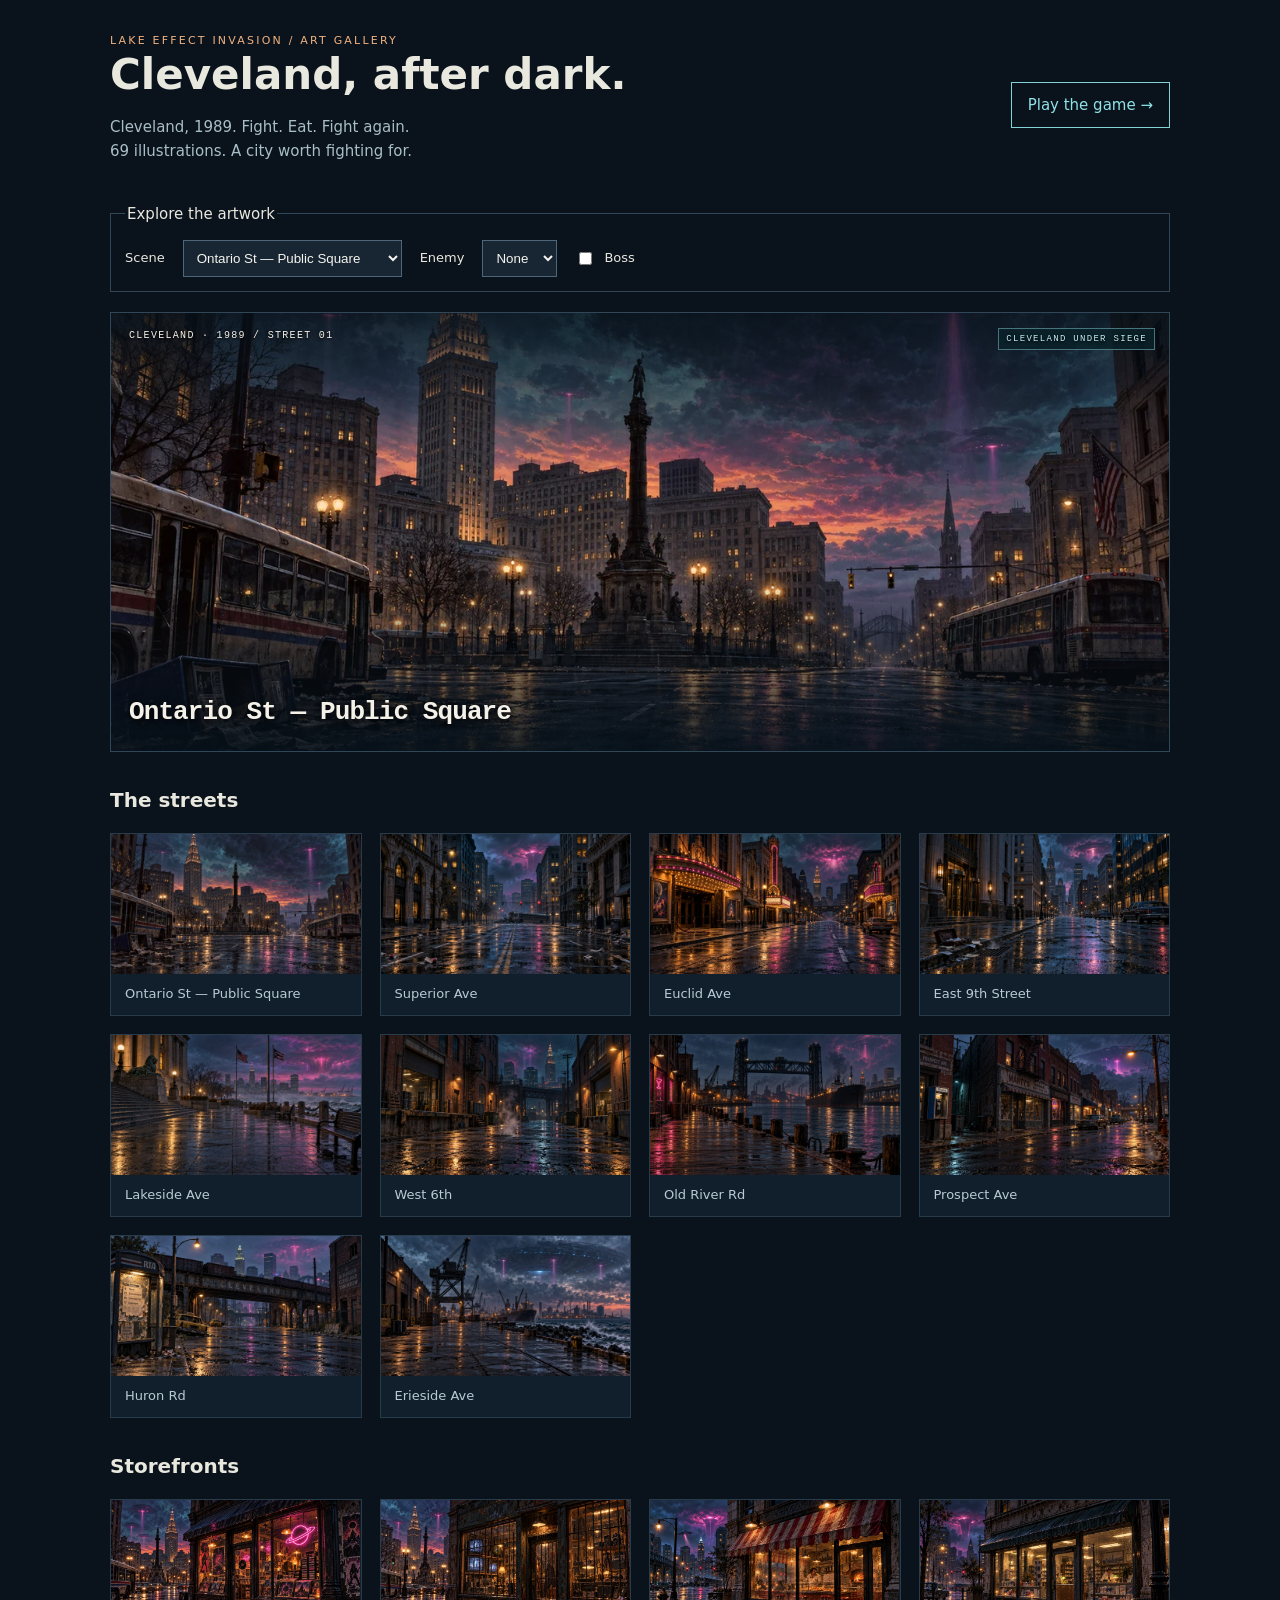
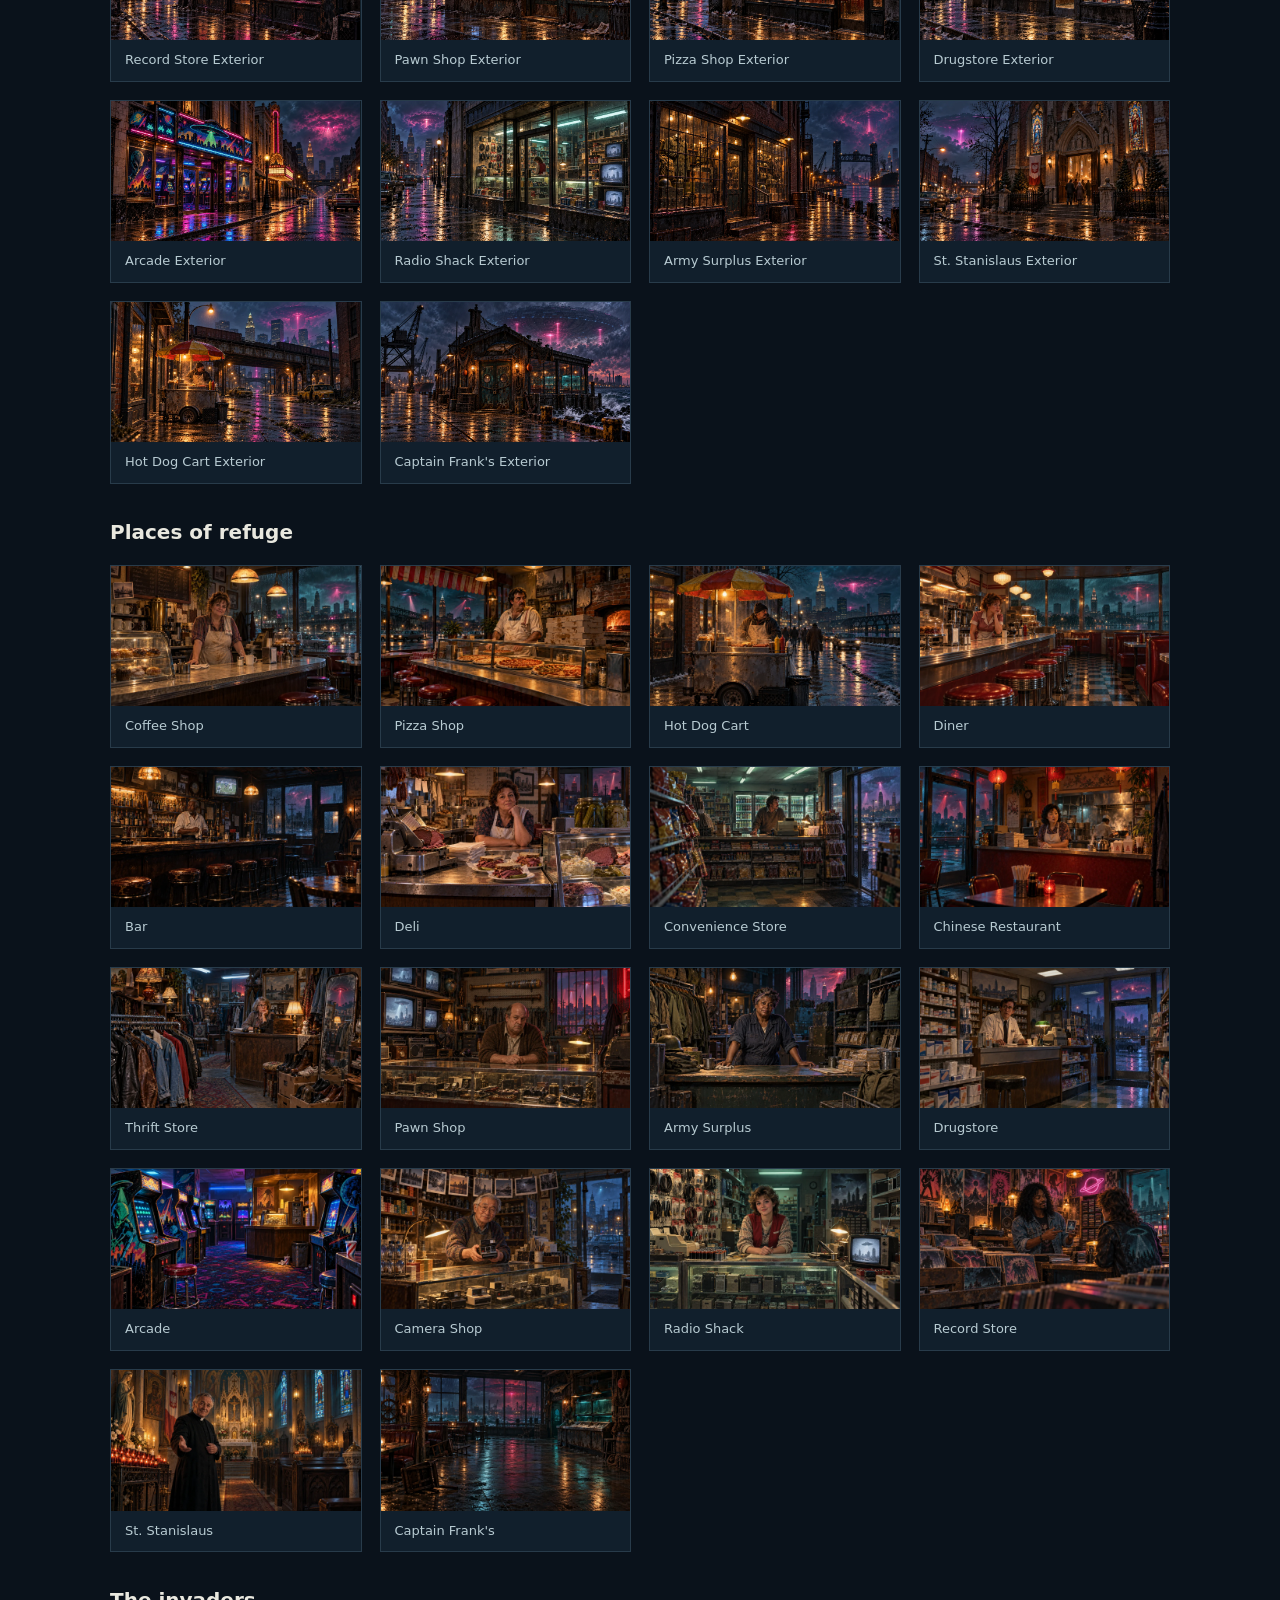
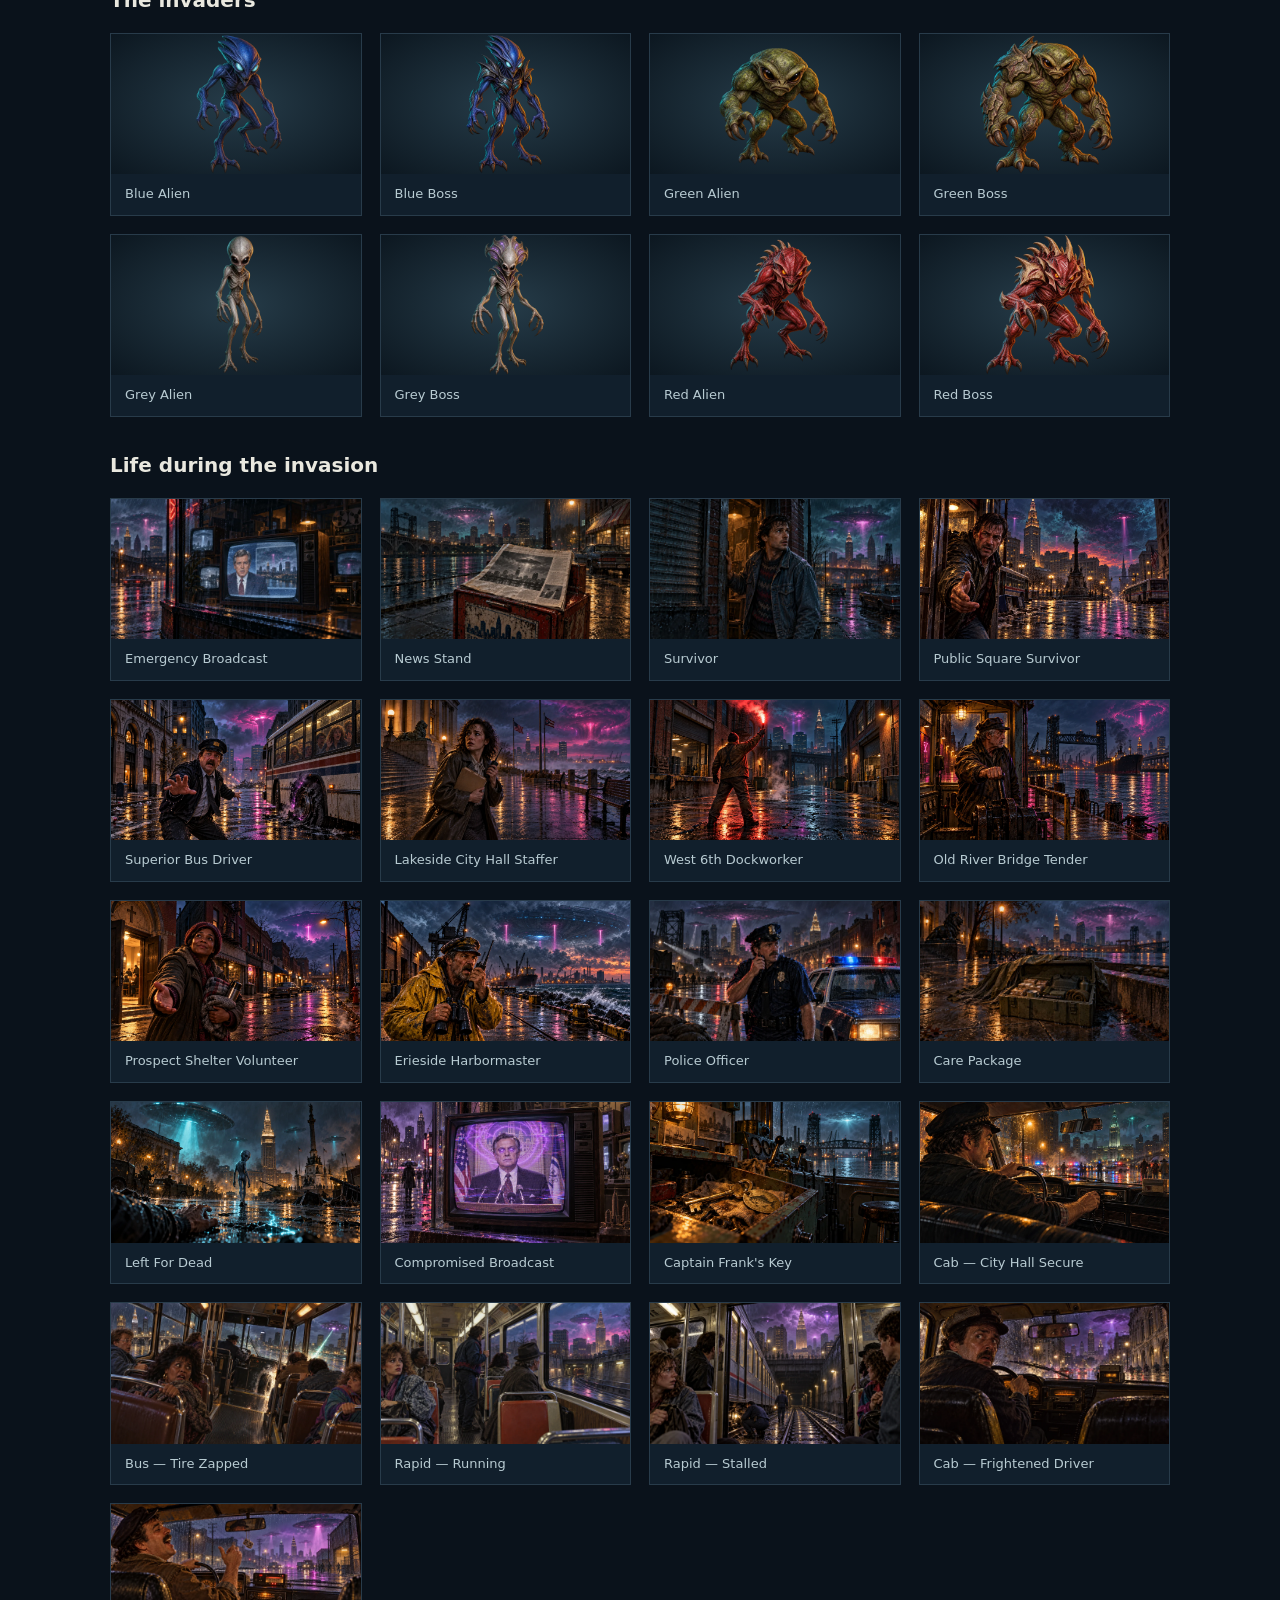
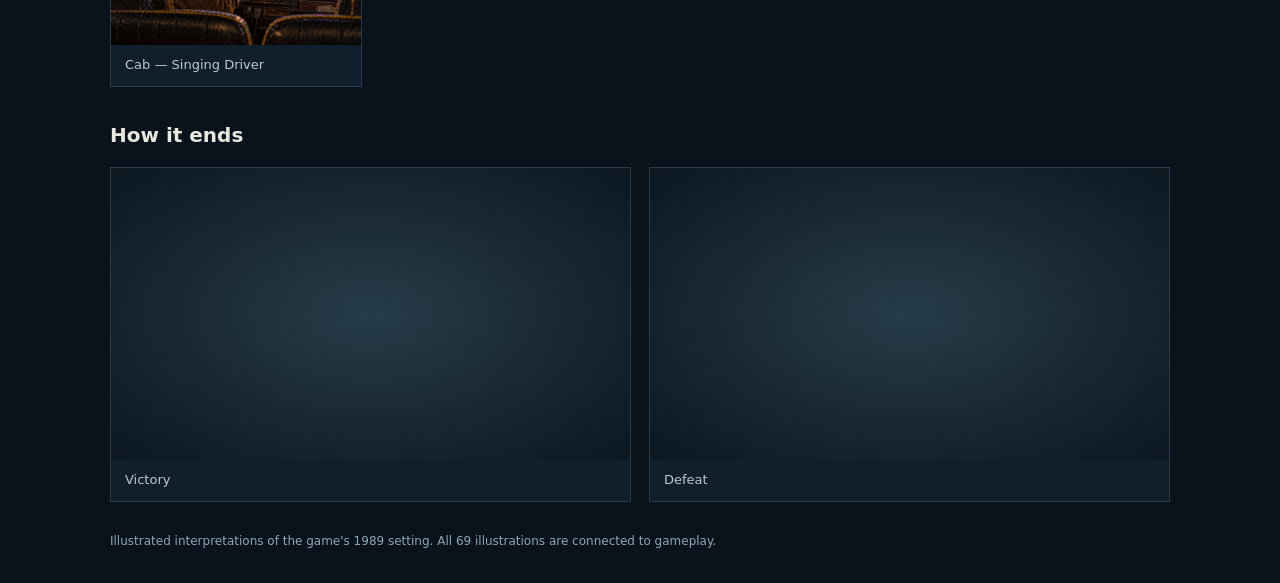
<file: gallery.html>
<!doctype html><html lang="en"><head><script src="analytics.js?v=1.0"></script><meta charset="utf-8"><meta name="viewport" content="width=device-width, initial-scale=1"><link rel="icon" type="image/png" href="images/lake-effect-icon-cle.png"><title>Art Gallery · Lake Effect Invasion</title><link rel="stylesheet" href="scene-art.css?v=2.4"><script src="scene-art.js?v=2.6"></script><style>*{box-sizing:border-box}body{margin:0;background:#0a121b;color:#e9e8df;font:15px/1.6 system-ui,sans-serif}main{max-width:1100px;margin:auto;padding:32px 20px}header{display:flex;gap:20px;justify-content:space-between;align-items:center;margin-bottom:24px}h1{font-size:clamp(25px,5vw,42px);margin:0;line-height:1.2}p{color:#a8bec7}a{color:#8fe3e7}.eyebrow{letter-spacing:.2em;color:#f0b281;font-size:11px}.play{border:1px solid #80d2d4;padding:10px 16px;text-decoration:none;white-space:nowrap}fieldset{border:1px solid #314758;padding:14px;display:flex;gap:18px;flex-wrap:wrap;margin:0 0 20px}label{display:flex;gap:9px;align-items:center;font-size:13px}select{max-width:100%;background:#182634;color:#f5f4ee;border:1px solid #4d667a;padding:9px}select:disabled{opacity:.4}.scene-art{height:440px;max-height:none;min-height:200px;border:1px solid #314758;font-family:'Courier New',monospace}.scene-location{font-size:26px}.grid{display:grid;grid-template-columns:repeat(auto-fit,minmax(240px,1fr));gap:18px}figure{margin:0;border:1px solid #283b4a;background:#111f2c}figure img{display:block;width:100%;aspect-ratio:16/9;object-fit:contain;background:radial-gradient(ellipse,#263c49,#0c1720)}figcaption{padding:10px 14px;text-transform:capitalize;font-size:13px;color:#b8cbd2}h2{font-size:20px;margin-top:32px}footer{padding-top:30px;color:#8ca8b8;font-size:12px}@media(max-width:600px){main{padding:20px 12px}header{align-items:flex-start;flex-direction:column}.scene-art{height:280px}.scene-location{font-size:18px}.grid{grid-template-columns:1fr 1fr;gap:8px}figcaption{font-size:11px;padding:8px}}</style><meta name="description" content="Explore 69 illustrations from Lake Effect Invasion: 1989 Cleveland streets, neighborhood shops, transit, alien enemies, bosses, and encounters."><link rel="canonical" href="https://lakeeffectinvasion.com/gallery.html"><meta name="robots" content="index, follow, max-image-preview:large"><meta property="og:type" content="website"><meta property="og:site_name" content="Lake Effect Invasion"><meta property="og:title" content="Art Gallery · Lake Effect Invasion"><meta property="og:description" content="Explore 69 illustrations from Lake Effect Invasion: 1989 Cleveland streets, neighborhood shops, transit, alien enemies, bosses, and encounters."><meta property="og:url" content="https://lakeeffectinvasion.com/gallery.html"><meta property="og:image" content="https://lakeeffectinvasion.com/images/art/street-erieside.webp"><meta property="og:image:alt" content="Illustrated Cleveland during the alien invasion of 1989."><meta name="twitter:card" content="summary_large_image"><meta name="twitter:title" content="Art Gallery · Lake Effect Invasion"><meta name="twitter:description" content="Explore 69 illustrations from Lake Effect Invasion: 1989 Cleveland streets, neighborhood shops, transit, alien enemies, bosses, and encounters."><meta name="twitter:image" content="https://lakeeffectinvasion.com/images/art/street-erieside.webp"><script type="application/ld+json">{"@context": "https://schema.org", "@type": "CollectionPage", "name": "Art Gallery \u00b7 Lake Effect Invasion", "url": "https://lakeeffectinvasion.com/gallery.html", "description": "Explore 69 illustrations from Lake Effect Invasion: 1989 Cleveland streets, neighborhood shops, transit, alien enemies, bosses, and encounters.", "inLanguage": "en", "about": {"@id": "https://lakeeffectinvasion.com/#game"}}</script></head><body><main><header><div><div class="eyebrow">LAKE EFFECT INVASION / ART GALLERY</div><h1>Cleveland, after dark.</h1><p>Cleveland, 1989. Fight. Eat. Fight again.<br>69 illustrations. A city worth fighting for.</p></div><a class="play" href="index.html">Play the game →</a></header><fieldset><legend>Explore the artwork</legend><label for="sceneSelect">Scene</label><select id="sceneSelect"><optgroup label="Streets"><option value="street:ontario">Ontario St — Public Square</option><option value="street:superior">Superior Ave</option><option value="street:euclid">Euclid Ave</option><option value="street:e9th">East 9th Street</option><option value="street:lakeside">Lakeside Ave</option><option value="street:w6th">West 6th</option><option value="street:oldriver">Old River Rd</option><option value="street:prospect">Prospect Ave</option><option value="street:huron">Huron Rd</option><option value="street:erieside">Erieside Ave</option></optgroup><optgroup label="Businesses"><option value="business:coffee">Coffee Shop</option><option value="business:pizza">Pizza Shop</option><option value="business:hotdog">Hot Dog Cart</option><option value="business:diner">Diner</option><option value="business:bar">Bar</option><option value="business:deli">Deli</option><option value="business:convenience">Convenience Store</option><option value="business:chinese">Chinese Restaurant</option><option value="business:thrift">Thrift Store</option><option value="business:pawn">Pawn Shop</option><option value="business:surplus">Army Surplus</option><option value="business:drugstore">Drugstore</option><option value="business:arcade">Arcade</option><option value="business:camera">Camera Shop</option><option value="business:rac">Radio Shack</option><option value="business:record">Record Store</option><option value="business:church">St. Stanislaus</option><option value="business:frank">Captain Frank's</option><optgroup label="Storefronts"><option value="storefront:record">Record Store exterior</option><option value="storefront:pawn">Pawn Shop exterior</option><option value="storefront:pizza">Pizza Shop exterior</option><option value="storefront:drugstore">Drugstore exterior</option><option value="storefront:arcade">Arcade exterior</option><option value="storefront:rac">Radio Shack exterior</option><option value="storefront:surplus">Army Surplus exterior</option><option value="storefront:church">St. Stanislaus exterior</option><option value="storefront:hotdog">Hot Dog Cart exterior</option><option value="storefront:frank">Captain Frank's exterior</option></optgroup><optgroup label="Encounters"><option value="encounter:tv">Emergency Broadcast</option><option value="encounter:newspaper">News Stand</option><option value="encounter:survivor">Survivor</option><option value="encounter:survivor-ontario">Public Square Survivor</option><option value="encounter:survivor-superior">Superior Bus Driver</option><option value="encounter:survivor-lakeside">Lakeside City Hall Staffer</option><option value="encounter:survivor-west-6th">West 6th Dockworker</option><option value="encounter:survivor-old-river">Old River Bridge Tender</option><option value="encounter:survivor-prospect">Prospect Shelter Volunteer</option><option value="encounter:survivor-erieside">Erieside Harbormaster</option><option value="encounter:police">Police Officer</option><option value="encounter:care-package">Care Package</option><option value="encounter:bus-zapped">Bus — Tire Zapped</option><option value="encounter:rapid-running">Rapid — Running</option><option value="encounter:rapid-stalled">Rapid — Stalled</option><option value="encounter:cab-scared">Cab — Frightened Driver</option><option value="encounter:cab-singing">Cab — Singing Driver</option></optgroup></select><label for="enemySelect">Enemy</label><select id="enemySelect"><option value="">None</option><option>blue</option><option>green</option><option>grey</option><option>red</option></select><label><input id="bossToggle" type="checkbox"> Boss</label></fieldset><section id="sceneArt" class="scene-art" aria-label="Current scene">
        <img id="streetArt" class="street-art" alt="" decoding="async" hidden />
        <div class="scene-heading">
          <span id="sceneChapter"></span>
          <span id="sceneStatus" class="scene-status"></span>
        </div>
        <div id="enemyActor" class="enemy-actor" hidden>
          <img id="enemyArt" class="enemy-art" alt="" decoding="async" hidden />
        </div>
        <div id="sceneLocation" class="scene-location"></div>
      </section><section><h2>The streets</h2><div class="grid"><figure><a href="images/art/street-ontario.webp"><img src="images/art/street-ontario.webp" loading="lazy" alt="Terminal Tower above abandoned buses in Public Square."></a><figcaption>Ontario St — Public Square</figcaption></figure><figure><a href="images/art/street-superior.webp"><img src="images/art/street-superior.webp" loading="lazy" alt="An abandoned bus blocks a rain-soaked avenue of office buildings."></a><figcaption>Superior Ave</figcaption></figure><figure><a href="images/art/street-euclid.webp"><img src="images/art/street-euclid.webp" loading="lazy" alt="Theater marquees glow along deserted Euclid Avenue."></a><figcaption>Euclid Ave</figcaption></figure><figure><a href="images/art/street-east-9th.webp"><img src="images/art/street-east-9th.webp" loading="lazy" alt="Stone banks and mirrored offices flank a deserted street."></a><figcaption>East 9th Street</figcaption></figure><figure><a href="images/art/street-lakeside.webp"><img src="images/art/street-lakeside.webp" loading="lazy" alt="Empty civic steps and benches beneath an alien-lit sky."></a><figcaption>Lakeside Ave</figcaption></figure><figure><a href="images/art/street-west-6th.webp"><img src="images/art/street-west-6th.webp" loading="lazy" alt="Steam rises between brick warehouses and loading docks."></a><figcaption>West 6th</figcaption></figure><figure><a href="images/art/street-old-river.webp"><img src="images/art/street-old-river.webp" loading="lazy" alt="Neon reflects on the river beneath a steel lift bridge."></a><figcaption>Old River Rd</figcaption></figure><figure><a href="images/art/street-prospect.webp"><img src="images/art/street-prospect.webp" loading="lazy" alt="A payphone and fire escapes line shadowy brick storefronts."></a><figcaption>Prospect Ave</figcaption></figure><figure><a href="images/art/street-huron.webp"><img src="images/art/street-huron.webp" loading="lazy" alt="Stranded taxis sit beneath a rusted railway viaduct."></a><figcaption>Huron Rd</figcaption></figure><figure><a href="images/art/street-erieside.webp"><img src="images/art/street-erieside.webp" loading="lazy" alt="A colossal mothership hangs over the industrial lakefront."></a><figcaption>Erieside Ave</figcaption></figure></div></section><section><h2>Storefronts</h2><div class="grid"><figure><a href="images/art/storefront-record.webp"><img src="images/art/storefront-record.webp" loading="lazy" alt="Record Store exterior during the invasion."></a><figcaption>Record Store exterior</figcaption></figure><figure><a href="images/art/storefront-pawn.webp"><img src="images/art/storefront-pawn.webp" loading="lazy" alt="Pawn Shop exterior during the invasion."></a><figcaption>Pawn Shop exterior</figcaption></figure><figure><a href="images/art/storefront-pizza.webp"><img src="images/art/storefront-pizza.webp" loading="lazy" alt="Pizza Shop exterior during the invasion."></a><figcaption>Pizza Shop exterior</figcaption></figure><figure><a href="images/art/storefront-drugstore.webp"><img src="images/art/storefront-drugstore.webp" loading="lazy" alt="Drugstore exterior during the invasion."></a><figcaption>Drugstore exterior</figcaption></figure><figure><a href="images/art/storefront-arcade.webp"><img src="images/art/storefront-arcade.webp" loading="lazy" alt="Arcade exterior during the invasion."></a><figcaption>Arcade exterior</figcaption></figure><figure><a href="images/art/storefront-radio-shack.webp"><img src="images/art/storefront-radio-shack.webp" loading="lazy" alt="Radio Shack exterior during the invasion."></a><figcaption>Radio Shack exterior</figcaption></figure><figure><a href="images/art/storefront-surplus.webp"><img src="images/art/storefront-surplus.webp" loading="lazy" alt="Army Surplus exterior during the invasion."></a><figcaption>Army Surplus exterior</figcaption></figure><figure><a href="images/art/storefront-st-stanislaus.webp"><img src="images/art/storefront-st-stanislaus.webp" loading="lazy" alt="St. Stanislaus exterior during the invasion."></a><figcaption>St. Stanislaus exterior</figcaption></figure><figure><a href="images/art/storefront-hotdog.webp"><img src="images/art/storefront-hotdog.webp" loading="lazy" alt="Hot Dog Cart exterior during the invasion."></a><figcaption>Hot Dog Cart exterior</figcaption></figure><figure><a href="images/art/storefront-captain-franks.webp"><img src="images/art/storefront-captain-franks.webp" loading="lazy" alt="Captain Frank's exterior during the invasion."></a><figcaption>Captain Frank's exterior</figcaption></figure></div></section><section><h2>Places of refuge</h2><div class="grid"><figure><a href="images/art/shop-coffee.webp"><img src="images/art/shop-coffee.webp" loading="lazy" alt="A warm coffee counter with steaming mugs and a donut case."></a><figcaption>Coffee Shop</figcaption></figure><figure><a href="images/art/shop-pizza.webp"><img src="images/art/shop-pizza.webp" loading="lazy" alt="Fresh pizza sits beneath the lights of a neighborhood slice counter."></a><figcaption>Pizza Shop</figcaption></figure><figure><a href="images/art/shop-hotdog.webp"><img src="images/art/shop-hotdog.webp" loading="lazy" alt="Steam rises from a hot dog cart beneath a worn umbrella."></a><figcaption>Hot Dog Cart</figcaption></figure><figure><a href="images/art/shop-diner.webp"><img src="images/art/shop-diner.webp" loading="lazy" alt="A waitress waits beside a chrome diner counter and red vinyl stools."></a><figcaption>Diner</figcaption></figure><figure><a href="images/art/shop-bar.webp"><img src="images/art/shop-bar.webp" loading="lazy" alt="A bartender watches over a wooden bar beneath a glowing football broadcast."></a><figcaption>Bar</figcaption></figure><figure><a href="images/art/shop-deli.webp"><img src="images/art/shop-deli.webp" loading="lazy" alt="Sandwiches, pickle jars, and a meat slicer fill a neighborhood deli."></a><figcaption>Deli</figcaption></figure><figure><a href="images/art/shop-convenience.webp"><img src="images/art/shop-convenience.webp" loading="lazy" alt="Snack shelves and cold drinks line a fluorescent-lit corner store."></a><figcaption>Convenience Store</figcaption></figure><figure><a href="images/art/shop-chinese.webp"><img src="images/art/shop-chinese.webp" loading="lazy" alt="Red lanterns glow above a restaurant counter and steaming tea."></a><figcaption>Chinese Restaurant</figcaption></figure><figure><a href="images/art/shop-thrift.webp"><img src="images/art/shop-thrift.webp" loading="lazy" alt="Old jackets and mismatched lamps crowd a thrift store."></a><figcaption>Thrift Store</figcaption></figure><figure><a href="images/art/shop-pawn.webp"><img src="images/art/shop-pawn.webp" loading="lazy" alt="A pawn broker stands among old electronics and improvised weapons."></a><figcaption>Pawn Shop</figcaption></figure><figure><a href="images/art/shop-surplus.webp"><img src="images/art/shop-surplus.webp" loading="lazy" alt="Military rations, field jackets, and footlockers fill an army surplus shop."></a><figcaption>Army Surplus</figcaption></figure><figure><a href="images/art/shop-drugstore.webp"><img src="images/art/shop-drugstore.webp" loading="lazy" alt="A pharmacist waits behind a counter of bandages and medicine."></a><figcaption>Drugstore</figcaption></figure><figure><a href="images/art/shop-arcade.webp"><img src="images/art/shop-arcade.webp" loading="lazy" alt="Colorful arcade cabinets cast neon light over a patterned carpet."></a><figcaption>Arcade</figcaption></figure><figure><a href="images/art/shop-camera.webp"><img src="images/art/shop-camera.webp" loading="lazy" alt="Instant cameras, flash equipment, and film boxes fill a camera shop."></a><figcaption>Camera Shop</figcaption></figure><figure><a href="images/art/shop-radio-shack.webp"><img src="images/art/shop-radio-shack.webp" loading="lazy" alt="A red-vested clerk stands among batteries, wires, and portable televisions."></a><figcaption>Radio Shack</figcaption></figure><figure><a href="images/art/shop-record.webp"><img src="images/art/shop-record.webp" loading="lazy" alt="Vinyl crates and cassette racks surround a record-store counter."></a><figcaption>Record Store</figcaption></figure><figure><a href="images/art/shop-st-stanislaus.webp"><img src="images/art/shop-st-stanislaus.webp" loading="lazy" alt="A priest offers shelter in a candlelit sanctuary."></a><figcaption>St. Stanislaus</figcaption></figure><figure><a href="images/art/shop-captain-franks.webp"><img src="images/art/shop-captain-franks.webp" loading="lazy" alt="A storm-darkened seafood restaurant on the Lake Erie pier beneath the alien mothership."></a><figcaption>Captain Frank's</figcaption></figure></div></section><section><h2>The invaders</h2><div class="grid"><figure><a href="images/art/alien-blue.webp"><img src="images/art/alien-blue.webp" loading="lazy" alt="A lean blue alien with a swept-back head and glowing cyan eyes."></a><figcaption>blue alien</figcaption></figure><figure><a href="images/art/boss-blue.webp"><img src="images/art/boss-blue.webp" loading="lazy" alt="An armored blue alien commander with a towering swept-back crest."></a><figcaption>blue boss</figcaption></figure><figure><a href="images/art/alien-green.webp"><img src="images/art/alien-green.webp" loading="lazy" alt="A broad-shouldered green alien crouches with hooked claws."></a><figcaption>green alien</figcaption></figure><figure><a href="images/art/boss-green.webp"><img src="images/art/boss-green.webp" loading="lazy" alt="A hulking green alien brute with thick plated shoulders."></a><figcaption>green boss</figcaption></figure><figure><a href="images/art/alien-grey.webp"><img src="images/art/alien-grey.webp" loading="lazy" alt="A slender grey alien watches with enormous dark eyes."></a><figcaption>grey alien</figcaption></figure><figure><a href="images/art/boss-grey.webp"><img src="images/art/boss-grey.webp" loading="lazy" alt="A grey alien overseer with an expanded cranial crest."></a><figcaption>grey boss</figcaption></figure><figure><a href="images/art/alien-red.webp"><img src="images/art/alien-red.webp" loading="lazy" alt="A hunched red alien bares its teeth beneath a spiny crest."></a><figcaption>red alien</figcaption></figure><figure><a href="images/art/boss-red.webp"><img src="images/art/boss-red.webp" loading="lazy" alt="A scarred red alien boss with a crown of heavy spines."></a><figcaption>red boss</figcaption></figure></div></section><section><h2>Life during the invasion</h2><div class="grid"><figure><a href="images/art/encounter-tv.webp"><img src="images/art/encounter-tv.webp" loading="lazy" alt="An old shop-window television carries emergency invasion coverage."></a><figcaption>Emergency Broadcast</figcaption></figure><figure><a href="images/art/encounter-newspaper.webp"><img src="images/art/encounter-newspaper.webp" loading="lazy" alt="Rain beads on a newspaper box holding an invasion front page."></a><figcaption>News Stand</figcaption></figure><figure><a href="images/art/encounter-survivor.webp"><img src="images/art/encounter-survivor.webp" loading="lazy" alt="A frightened local shelters in a shadowy doorway."></a><figcaption>Survivor</figcaption></figure><figure><a href="images/art/encounter-bystander-ontario.webp"><img src="images/art/encounter-bystander-ontario.webp" loading="lazy" alt="A battered local gestures urgently beneath the lights of Public Square."></a><figcaption>Public Square Survivor</figcaption></figure><figure><a href="images/art/encounter-bystander-superior.webp"><img src="images/art/encounter-bystander-superior.webp" loading="lazy" alt="A stranded bus driver guards frightened passengers beside an alien-scorched tire."></a><figcaption>Superior Bus Driver</figcaption></figure><figure><a href="images/art/encounter-bystander-lakeside.webp"><img src="images/art/encounter-bystander-lakeside.webp" loading="lazy" alt="A City Hall employee clutches a radio and files on the storm-lashed civic plaza."></a><figcaption>Lakeside City Hall Staffer</figcaption></figure><figure><a href="images/art/encounter-bystander-west-6th.webp"><img src="images/art/encounter-bystander-west-6th.webp" loading="lazy" alt="A dockworker raises an emergency flare between warehouse loading bays."></a><figcaption>West 6th Dockworker</figcaption></figure><figure><a href="images/art/encounter-bystander-old-river.webp"><img src="images/art/encounter-bystander-old-river.webp" loading="lazy" alt="The bridge tender works the lift controls above the Cuyahoga River."></a><figcaption>Old River Bridge Tender</figcaption></figure><figure><a href="images/art/encounter-bystander-prospect.webp"><img src="images/art/encounter-bystander-prospect.webp" loading="lazy" alt="A shelter volunteer offers blankets outside a church on Prospect Avenue."></a><figcaption>Prospect Shelter Volunteer</figcaption></figure><figure><a href="images/art/encounter-bystander-erieside.webp"><img src="images/art/encounter-bystander-erieside.webp" loading="lazy" alt="A harbormaster radios a warning beneath the mothership at the Lake Erie docks."></a><figcaption>Erieside Harbormaster</figcaption></figure><figure><a href="images/art/encounter-police.webp"><img src="images/art/encounter-police.webp" loading="lazy" alt="A weary officer stands beside a patrol car and barricade."></a><figcaption>Police Officer</figcaption></figure><figure><a href="images/art/encounter-care-package.webp"><img src="images/art/encounter-care-package.webp" loading="lazy" alt="An open military supply crate rests beneath a weathered tarp."></a><figcaption>Care Package</figcaption></figure><figure><a href="images/art/encounter-onboarding-zap.webp"><img src="images/art/encounter-onboarding-zap.webp" loading="lazy" alt="A blue alien leaves the player wounded in rain-soaked Public Square."></a><figcaption>Left for Dead</figcaption></figure><figure><a href="images/art/encounter-mayor-controlled.webp"><img src="images/art/encounter-mayor-controlled.webp" loading="lazy" alt="A compromised emergency broadcast shows the mayor under alien control."></a><figcaption>Compromised Broadcast</figcaption></figure><figure><a href="images/art/encounter-franks-key.webp"><img src="images/art/encounter-franks-key.webp" loading="lazy" alt="A brass seafood-house key rests in a bridge tender's cabinet."></a><figcaption>Captain Frank's Key</figcaption></figure><figure><a href="images/art/transit-cab-secure.webp"><img src="images/art/transit-cab-secure.webp" loading="lazy" alt="The Cleveland cab driver works dispatch after City Hall is secured."></a><figcaption>Cab — City Hall Secure</figcaption></figure><figure><a href="images/art/transit-bus-zapped.webp"><img src="images/art/transit-bus-zapped.webp" loading="lazy" alt="A Cleveland bus sits disabled after an alien blast strikes its tire while frightened passengers shelter inside."></a><figcaption>Bus — Tire Zapped</figcaption></figure><figure><a href="images/art/transit-rapid-running.webp"><img src="images/art/transit-rapid-running.webp" loading="lazy" alt="A Cleveland Rapid train carries passengers safely through the city at night."></a><figcaption>Rapid — Running</figcaption></figure><figure><a href="images/art/transit-rapid-stalled.webp"><img src="images/art/transit-rapid-stalled.webp" loading="lazy" alt="A stalled Cleveland Rapid train stands parallel to its platform and rails with its door open."></a><figcaption>Rapid — Stalled</figcaption></figure><figure><a href="images/art/transit-cab-scared.webp"><img src="images/art/transit-cab-scared.webp" loading="lazy" alt="A frightened Cleveland cab driver grips the wheel while alien light fills the street."></a><figcaption>Cab — Frightened Driver</figcaption></figure><figure><a href="images/art/transit-cab-singing.webp"><img src="images/art/transit-cab-singing.webp" loading="lazy" alt="A cheerful Cleveland cab driver sings while driving through the invasion."></a><figcaption>Cab — Singing Driver</figcaption></figure></div></section><section><h2>How it ends</h2><div class="grid"><figure><a href="images/art/ending-victory.webp"><img src="images/art/ending-victory.webp" loading="lazy" alt="Victory"></a><figcaption>Victory</figcaption></figure><figure><a href="images/art/ending-defeat.webp"><img src="images/art/ending-defeat.webp" loading="lazy" alt="Defeat"></a><figcaption>Defeat</figcaption></figure></div></section><footer>Illustrated interpretations of the game's 1989 setting. All 69 illustrations are connected to gameplay.</footer></main><script>const streets=[["ontario","Ontario St — Public Square"],["superior","Superior Ave"],["euclid","Euclid Ave"],["e9th","East 9th Street"],["lakeside","Lakeside Ave"],["w6th","West 6th"],["oldriver","Old River Rd"],["prospect","Prospect Ave"],["huron","Huron Rd"],["erieside","Erieside Ave"]];function refresh(){const [kind,id]=document.getElementById('sceneSelect').value.split(':');const combat=kind==='street';const color=document.getElementById('enemySelect').value;document.getElementById('enemySelect').disabled=!combat;document.getElementById('bossToggle').disabled=!combat;const index=combat?streets.findIndex(x=>x[0]===id):0;SceneArt.render({street:{id:streets[index][0],name:streets[index][1]},level:index+1,scene:['business','storefront'].includes(kind)?'business':kind==='encounter'?(id==='care-package'?'empty':'npc'):color?'combat':'explore',business:kind==='business'?id:null,storefront:kind==='storefront'?id:null,encounter:kind==='encounter'?id:null,enemy:combat&&color?{color,hp:30,isBoss:document.getElementById('bossToggle').checked}:null});}document.querySelectorAll('select,input').forEach(el=>el.addEventListener('change',refresh));refresh();</script></body></html>
</file>
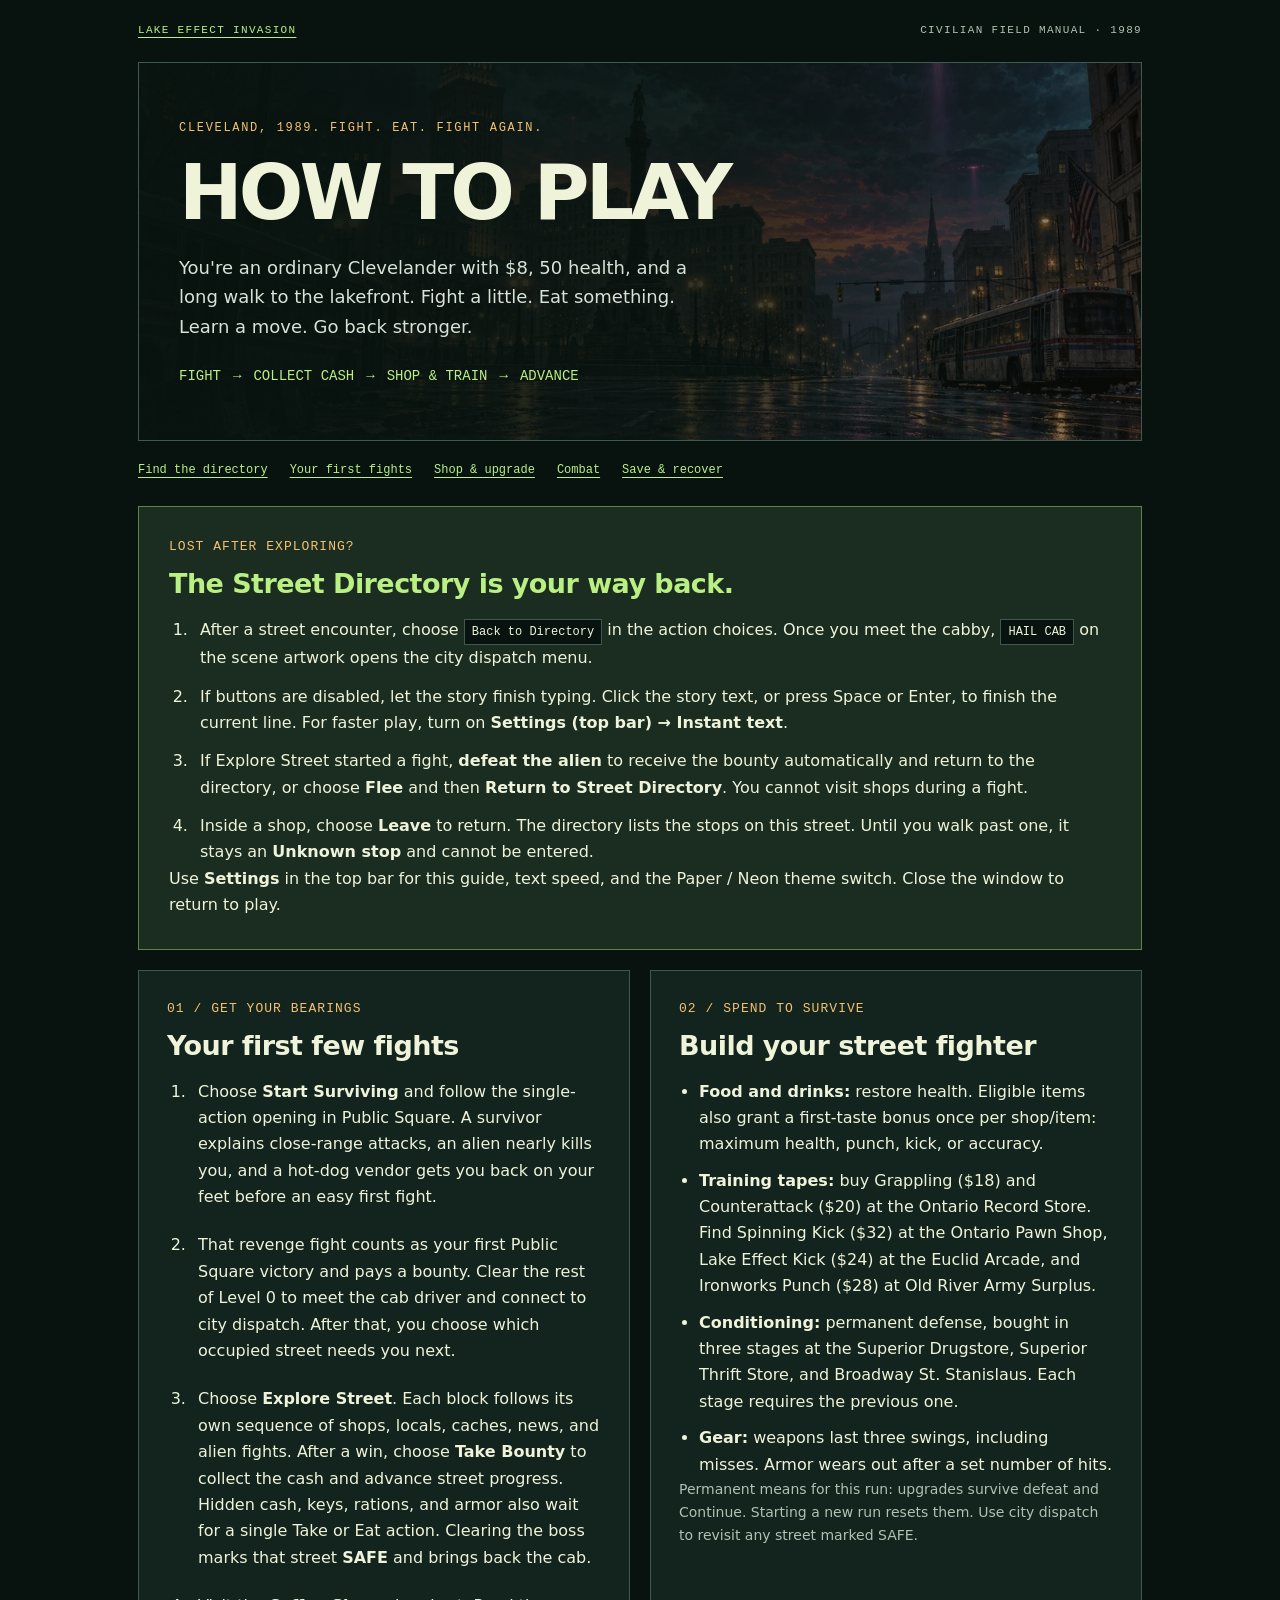
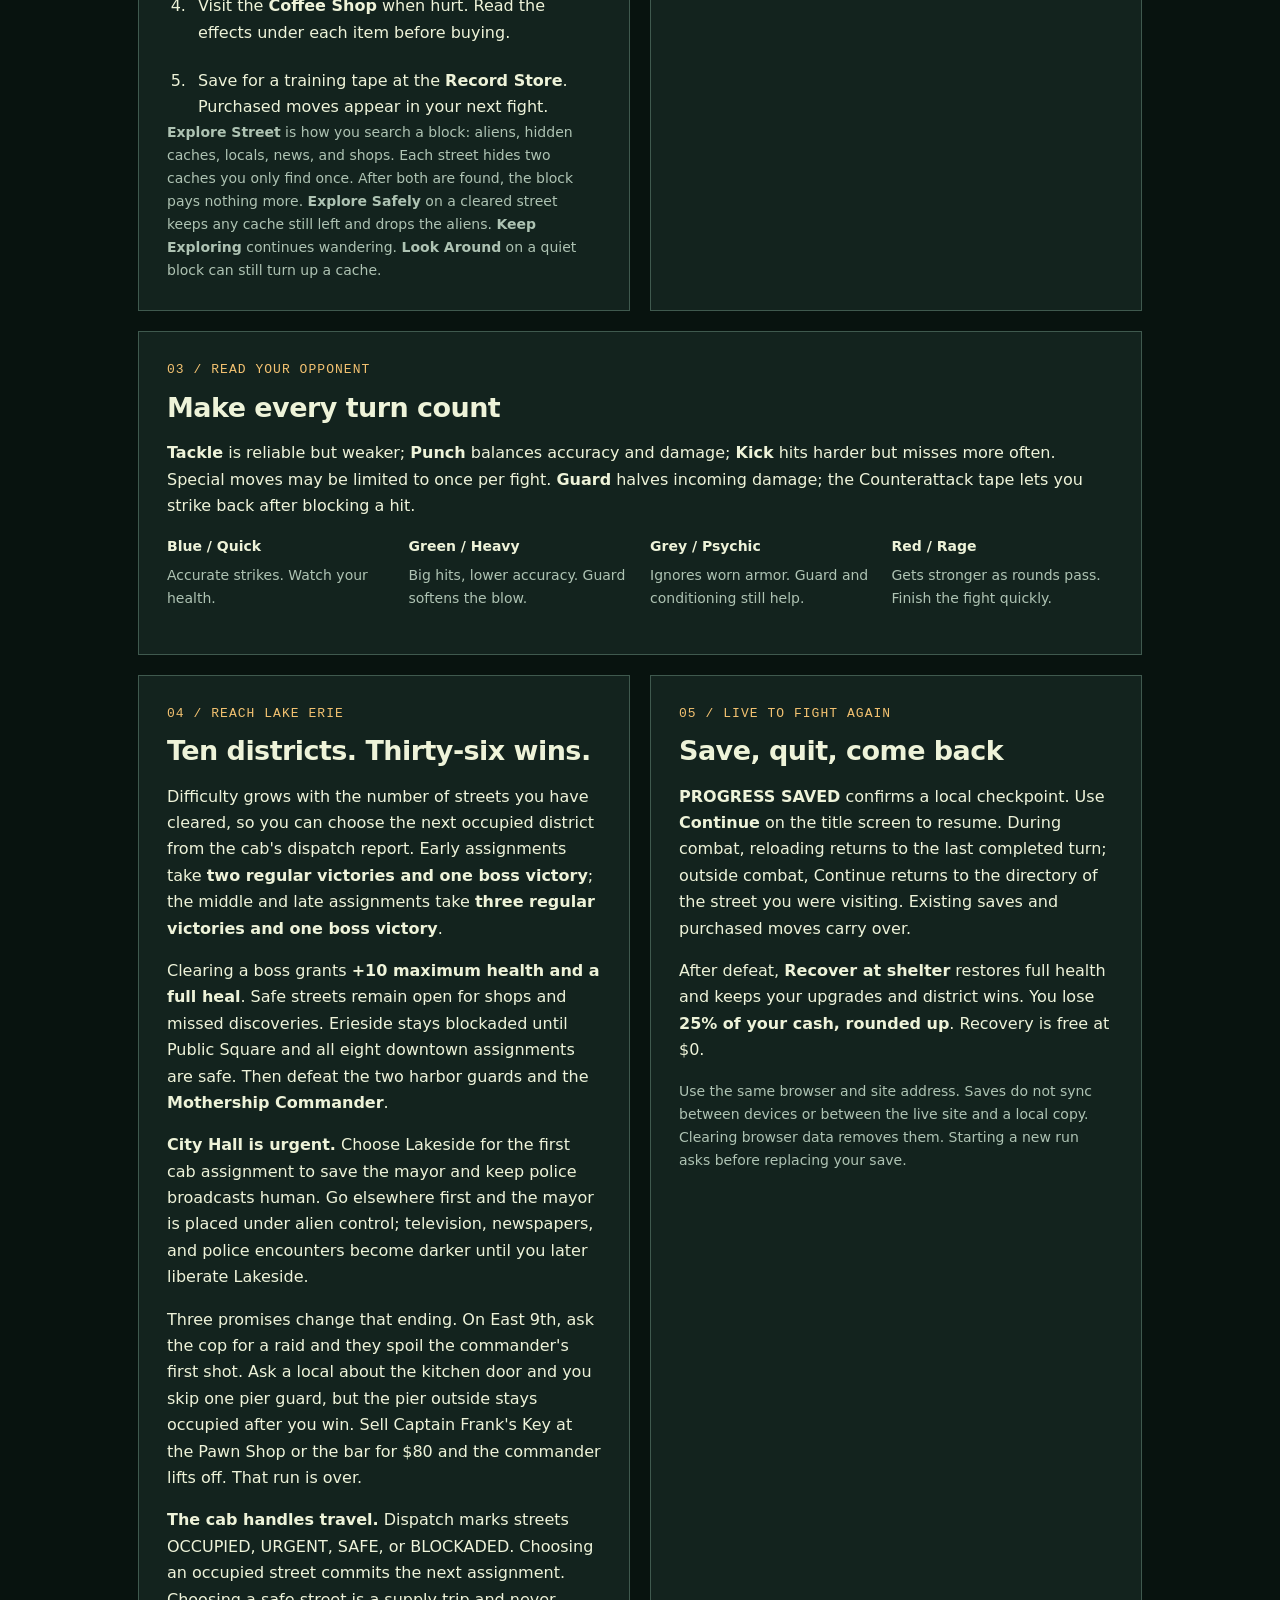
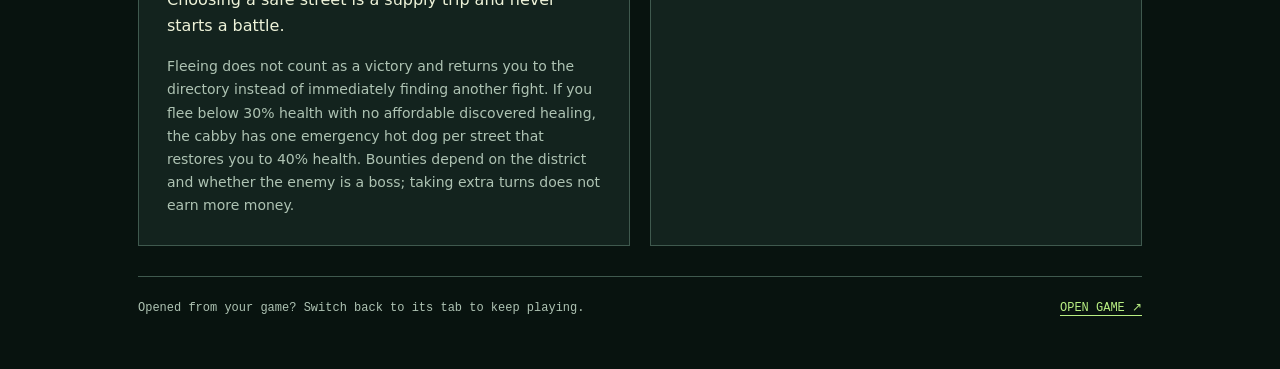
<file: how-to-play.html>
<!doctype html>
<html lang="en">
<head>
<script src="analytics.js?v=1.0"></script>
  <meta charset="utf-8">
  <meta name="viewport" content="width=device-width,initial-scale=1">

  <title>How to Play · Lake Effect Invasion</title>
  <link rel="icon" type="image/png" href="images/lake-effect-icon-cle.png">
  <style>
    :root { color-scheme:dark; --ink:#eef3d9; --muted:#aec3b3; --green:#b9ef83; --line:#3f594e; --panel:#13231e; --gold:#f3c271; }
    * { box-sizing:border-box; }
    html { scroll-padding-top:24px; }
    body { margin:0; background:#08130f; color:var(--ink); font:16px/1.65 system-ui,sans-serif; }
    a { color:var(--green); text-underline-offset:4px; }
    a:focus-visible { outline:3px solid var(--gold); outline-offset:5px; }
    .shell { max-width:1060px; margin:auto; padding:0 28px; }
    .masthead { display:flex; justify-content:space-between; gap:16px; flex-wrap:wrap; padding:22px 0; font:11px/1.6 monospace; letter-spacing:.12em; }
    .masthead span { color:var(--muted); }
    .hero { position:relative; overflow:hidden; padding:56px 40px; border:1px solid var(--line); background:linear-gradient(90deg,#08130ff5 15%,#08130fd4 58%,#08130f66),url('images/art/street-ontario.webp') center/cover; }
    .eyebrow { color:var(--gold); font:12px/1.5 monospace; letter-spacing:.14em; text-transform:uppercase; }
    h1 { font-size:clamp(42px,7vw,76px); line-height:1; letter-spacing:-.05em; margin:18px 0 22px; text-transform:uppercase; }
    .hero p { max-width:520px; margin:0; font-size:18px; color:#d5e3d8; }
    .route { display:flex; flex-wrap:wrap; gap:12px; margin-top:26px; font:14px monospace; color:var(--green); }
    nav { display:flex; flex-wrap:wrap; gap:10px 22px; padding:20px 0 26px; font:12px/1.6 monospace; }
    h2 { font-size:27px; line-height:1.2; margin:0 0 16px; letter-spacing:-.02em; }
    .section-label { color:var(--gold); font:13px/1.5 monospace; text-transform:uppercase; letter-spacing:.08em; margin:0 0 12px; }
    p { margin:0 0 16px; }
    p:last-child { margin-bottom:0; }
    .directory { background:#1b2c20; border:1px solid #b9ef8370; padding:30px; }
    .directory h2 { color:var(--green); }
    .steps { margin:0; padding-left:24px; }
    .steps li { padding:0 0 12px 7px; }
    .steps li:last-child { padding-bottom:0; }
    .key { display:inline-block; padding:2px 7px; border:1px solid var(--line); color:var(--ink); background:#08130f; font:12px/1.7 monospace; }
    .note { color:var(--muted); font-size:14px; }
    .grid { display:grid; grid-template-columns:1fr 1fr; gap:20px; margin:20px 0; }
    article { padding:28px; border:1px solid var(--line); background:var(--panel); }
    article ul { padding-left:20px; margin:0; }
    article li { margin-bottom:10px; }
    article li:last-child { margin-bottom:0; }
    .wide { grid-column:1/-1; }
    .enemies { display:grid; grid-template-columns:repeat(4,1fr); gap:20px; }
    .enemies p { font-size:14px; color:var(--muted); }
    .enemies strong { color:var(--ink); display:block; margin-bottom:5px; }
    .footer { border-top:1px solid var(--line); margin:30px 0; padding:22px 0; display:flex; justify-content:space-between; flex-wrap:wrap; gap:16px; font:12px/1.6 monospace; color:var(--muted); }
    @media(max-width:650px) { .shell {padding:0 16px;} .hero {padding:34px 24px;} .grid {grid-template-columns:1fr;} .directory,article {padding:23px;} .enemies {grid-template-columns:1fr 1fr;} h2 {font-size:24px;} }
    @media(prefers-reduced-motion:no-preference) { html {scroll-behavior:smooth;} }
  </style>

<meta name="description" content="Learn combat, street travel, shopping, training, and saving in Lake Effect Invasion, a free retro browser RPG set in Cleveland in 1989.">
<link rel="canonical" href="https://lakeeffectinvasion.com/how-to-play.html">
<meta name="robots" content="index, follow, max-image-preview:large">
<meta property="og:type" content="website">
<meta property="og:site_name" content="Lake Effect Invasion">
<meta property="og:title" content="How to Play · Lake Effect Invasion">
<meta property="og:description" content="Learn combat, street travel, shopping, training, and saving in Lake Effect Invasion, a free retro browser RPG set in Cleveland in 1989.">
<meta property="og:url" content="https://lakeeffectinvasion.com/how-to-play.html">
<meta property="og:image" content="https://lakeeffectinvasion.com/images/art/street-ontario.webp">
<meta property="og:image:alt" content="Illustrated Cleveland during the alien invasion of 1989.">
<meta name="twitter:card" content="summary_large_image">
<meta name="twitter:title" content="How to Play · Lake Effect Invasion">
<meta name="twitter:description" content="Learn combat, street travel, shopping, training, and saving in Lake Effect Invasion, a free retro browser RPG set in Cleveland in 1989.">
<meta name="twitter:image" content="https://lakeeffectinvasion.com/images/art/street-ontario.webp">
<script type="application/ld+json">{"@context": "https://schema.org", "@type": "WebPage", "name": "How to Play \u00b7 Lake Effect Invasion", "url": "https://lakeeffectinvasion.com/how-to-play.html", "description": "Learn combat, street travel, shopping, training, and saving in Lake Effect Invasion, a free retro browser RPG set in Cleveland in 1989.", "inLanguage": "en", "about": {"@id": "https://lakeeffectinvasion.com/#game"}}</script>
</head>
<body>
<div class="shell">
  <header class="masthead"><a href="index.html">LAKE EFFECT INVASION</a><span>CIVILIAN FIELD MANUAL · 1989</span></header>
  <main>
    <section class="hero" aria-labelledby="title">
      <div class="eyebrow">Cleveland, 1989. Fight. Eat. Fight again.</div>
      <h1 id="title">How to play</h1>
      <p>You're an ordinary Clevelander with $8, 50 health, and a long walk to the lakefront. Fight a little. Eat something. Learn a move. Go back stronger.</p>
      <div class="route"><span>FIGHT</span><span aria-hidden="true">→</span><span>COLLECT CASH</span><span aria-hidden="true">→</span><span>SHOP &amp; TRAIN</span><span aria-hidden="true">→</span><span>ADVANCE</span></div>
    </section>
    <nav aria-label="Guide sections"><a href="#directory">Find the directory</a><a href="#first-night">Your first fights</a><a href="#shopping">Shop &amp; upgrade</a><a href="#combat">Combat</a><a href="#saving">Save &amp; recover</a></nav>
    <section class="directory" id="directory" aria-labelledby="directory-title">
      <p class="section-label">Lost after exploring?</p>
      <h2 id="directory-title">The Street Directory is your way back.</h2>
      <ol class="steps">
        <li>After a street encounter, choose <span class="key">Back to Directory</span> in the action choices. Once you meet the cabby, <span class="key">HAIL CAB</span> on the scene artwork opens the city dispatch menu.</li>
        <li>If buttons are disabled, let the story finish typing. Click the story text, or press Space or Enter, to finish the current line. For faster play, turn on <strong>Settings (top bar) → Instant text</strong>.</li>
        <li>If Explore Street started a fight, <strong>defeat the alien</strong> to receive the bounty automatically and return to the directory, or choose <strong>Flee</strong> and then <strong>Return to Street Directory</strong>. You cannot visit shops during a fight.</li>
        <li>Inside a shop, choose <strong>Leave</strong> to return. The directory lists the stops on this street. Until you walk past one, it stays an <strong>Unknown stop</strong> and cannot be entered.</li>
      </ol>
      <p>Use <strong>Settings</strong> in the top bar for this guide, text speed, and the Paper / Neon theme switch. Close the window to return to play.</p>
    </section>
    <div class="grid">
      <article id="first-night">
        <p class="section-label">01 / Get your bearings</p><h2>Your first few fights</h2>
        <ol class="steps">
          <li>Choose <strong>Start Surviving</strong> and follow the single-action opening in Public Square. A survivor explains close-range attacks, an alien nearly kills you, and a hot-dog vendor gets you back on your feet before an easy first fight.</li>
          <li>That revenge fight counts as your first Public Square victory and pays a bounty. Clear the rest of Level 0 to meet the cab driver and connect to city dispatch. After that, you choose which occupied street needs you next.</li>
          <li>Choose <strong>Explore Street</strong>. Each block follows its own sequence of shops, locals, caches, news, and alien fights. After a win, choose <strong>Take Bounty</strong> to collect the cash and advance street progress. Hidden cash, keys, rations, and armor also wait for a single Take or Eat action. Clearing the boss marks that street <strong>SAFE</strong> and brings back the cab.</li>
          <li>Visit the <strong>Coffee Shop</strong> when hurt. Read the effects under each item before buying.</li>
          <li>Save for a training tape at the <strong>Record Store</strong>. Purchased moves appear in your next fight.</li>
        </ol>
        <p class="note"><strong>Explore Street</strong> is how you search a block: aliens, hidden caches, locals, news, and shops. Each street hides two caches you only find once. After both are found, the block pays nothing more. <strong>Explore Safely</strong> on a cleared street keeps any cache still left and drops the aliens. <strong>Keep Exploring</strong> continues wandering. <strong>Look Around</strong> on a quiet block can still turn up a cache.</p>
      </article>
      <article id="shopping">
        <p class="section-label">02 / Spend to survive</p><h2>Build your street fighter</h2>
        <ul>
          <li><strong>Food and drinks:</strong> restore health. Eligible items also grant a first-taste bonus once per shop/item: maximum health, punch, kick, or accuracy.</li>
          <li><strong>Training tapes:</strong> buy Grappling ($18) and Counterattack ($20) at the Ontario Record Store. Find Spinning Kick ($32) at the Ontario Pawn Shop, Lake Effect Kick ($24) at the Euclid Arcade, and Ironworks Punch ($28) at Old River Army Surplus.</li>
          <li><strong>Conditioning:</strong> permanent defense, bought in three stages at the Superior Drugstore, Superior Thrift Store, and Broadway St. Stanislaus. Each stage requires the previous one.</li>
          <li><strong>Gear:</strong> weapons last three swings, including misses. Armor wears out after a set number of hits.</li>
        </ul>
        <p class="note">Permanent means for this run: upgrades survive defeat and Continue. Starting a new run resets them. Use city dispatch to revisit any street marked SAFE.</p>
      </article>
      <article id="combat" class="wide">
        <p class="section-label">03 / Read your opponent</p><h2>Make every turn count</h2>
        <p><strong>Tackle</strong> is reliable but weaker; <strong>Punch</strong> balances accuracy and damage; <strong>Kick</strong> hits harder but misses more often. Special moves may be limited to once per fight. <strong>Guard</strong> halves incoming damage; the Counterattack tape lets you strike back after blocking a hit.</p>
        <div class="enemies">
          <p><strong>Blue / Quick</strong>Accurate strikes. Watch your health.</p>
          <p><strong>Green / Heavy</strong>Big hits, lower accuracy. Guard softens the blow.</p>
          <p><strong>Grey / Psychic</strong>Ignores worn armor. Guard and conditioning still help.</p>
          <p><strong>Red / Rage</strong>Gets stronger as rounds pass. Finish the fight quickly.</p>
        </div>
      </article>
      <article>
        <p class="section-label">04 / Reach Lake Erie</p><h2>Ten districts. Thirty-six wins.</h2>
        <p>Difficulty grows with the number of streets you have cleared, so you can choose the next occupied district from the cab's dispatch report. Early assignments take <strong>two regular victories and one boss victory</strong>; the middle and late assignments take <strong>three regular victories and one boss victory</strong>.</p>
        <p>Clearing a boss grants <strong>+10 maximum health and a full heal</strong>. Safe streets remain open for shops and missed discoveries. Erieside stays blockaded until Public Square and all eight downtown assignments are safe. Then defeat the two harbor guards and the <strong>Mothership Commander</strong>.</p>
        <p><strong>City Hall is urgent.</strong> Choose Lakeside for the first cab assignment to save the mayor and keep police broadcasts human. Go elsewhere first and the mayor is placed under alien control; television, newspapers, and police encounters become darker until you later liberate Lakeside.</p>
        <p>Three promises change that ending. On East 9th, ask the cop for a raid and they spoil the commander's first shot. Ask a local about the kitchen door and you skip one pier guard, but the pier outside stays occupied after you win. Sell Captain Frank's Key at the Pawn Shop or the bar for $80 and the commander lifts off. That run is over.</p>
        <p><strong>The cab handles travel.</strong> Dispatch marks streets OCCUPIED, URGENT, SAFE, or BLOCKADED. Choosing an occupied street commits the next assignment. Choosing a safe street is a supply trip and never starts a battle.</p>
        <p class="note">Fleeing does not count as a victory and returns you to the directory instead of immediately finding another fight. If you flee below 30% health with no affordable discovered healing, the cabby has one emergency hot dog per street that restores you to 40% health. Bounties depend on the district and whether the enemy is a boss; taking extra turns does not earn more money.</p>
      </article>
      <article id="saving">
        <p class="section-label">05 / Live to fight again</p><h2>Save, quit, come back</h2>
        <p><strong>PROGRESS SAVED</strong> confirms a local checkpoint. Use <strong>Continue</strong> on the title screen to resume. During combat, reloading returns to the last completed turn; outside combat, Continue returns to the directory of the street you were visiting. Existing saves and purchased moves carry over.</p>
        <p>After defeat, <strong>Recover at shelter</strong> restores full health and keeps your upgrades and district wins. You lose <strong>25% of your cash, rounded up</strong>. Recovery is free at $0.</p>
        <p class="note">Use the same browser and site address. Saves do not sync between devices or between the live site and a local copy. Clearing browser data removes them. Starting a new run asks before replacing your save.</p>
      </article>
    </div>
  </main>
  <footer class="footer"><span>Opened from your game? Switch back to its tab to keep playing.</span><a href="index.html">OPEN GAME ↗</a></footer>
</div>
</body>
</html>
</file>
<file: scene-art.css>
.scene-art {
  position: relative;
  isolation: isolate;
  flex: 0 0 34dvh;
  height: 34dvh;
  min-height: 130px;
  max-height: 330px;
  overflow: hidden;
  background: #0c1821;
  border-bottom: 1px solid #476071;
  color: #f4f1e9;
}
.scene-art [hidden], #endingArt[hidden] { display: none !important; }
.street-art { position: absolute; inset: 0; width: 100%; height: 100%; object-fit: cover; object-position: center 48%; }
.is-interior .street-art, .is-conversation .street-art { object-position: center 25%; }
.scene-art::after { content: ''; position: absolute; inset: 0; z-index: 2; pointer-events: none; background: linear-gradient(180deg, #06111ac2, transparent 28%, transparent 60%, #06111aeb); }
.scene-art.attack-blue::before, .scene-art.attack-green::before, .scene-art.attack-grey::before, .scene-art.attack-red::before { content:''; position:absolute; z-index:5; inset:0; pointer-events:none; }
.scene-art.attack-blue::before { height:5px; top:47%; left:42%; right:auto; width:72%; background:linear-gradient(90deg,transparent,#8ffcff 35%,#fff 55%,transparent); box-shadow:0 0 12px #47eaff; transform:rotate(-8deg); animation:photon-jab .42s ease-out both; }
.scene-art.attack-green::before { background:radial-gradient(circle at 35% 58%,#c9ff9c99,transparent 8%,transparent 28%); animation:lunge-impact .5s ease-out both; }
.scene-art.attack-green .enemy-actor { animation:alien-lunge .5s cubic-bezier(.2,.8,.3,1) both; }
.scene-art.attack-grey::before { background:repeating-radial-gradient(circle at 65% 45%,transparent 0 18px,#d8c6ff66 20px 23px,transparent 25px 38px); animation:mind-rings .65s ease-out both; }
#story.attack-grey { transform-origin:center; animation:mind-text-wobble .65s ease-in-out both; }
.scene-art.attack-red::before { background:linear-gradient(112deg,transparent 0 43%,rgb(255 238 225 / .95) 47%,rgb(255 35 70 / var(--rage-alpha,.55)) 50%,transparent 57%),rgb(173 0 42 / .12); animation:rage-beam .58s ease-out both; }
.scene-art.attack-red .enemy-art { animation:rage-charge .58s ease-out both; }
@keyframes photon-jab { 0%{transform:translateX(45%) rotate(-8deg) scaleX(.15);opacity:0} 25%{opacity:1} 100%{transform:translateX(-85%) rotate(-8deg) scaleX(1);opacity:0} }
@keyframes alien-lunge { 0%,100%{transform:translateX(0) scale(1)} 42%{transform:translateX(-24%) scale(1.12)} 65%{transform:translateX(-17%) scale(1.08)} }
@keyframes lunge-impact { 0%,35%{opacity:0;transform:scale(.5)} 48%{opacity:1;transform:scale(1.2)} 100%{opacity:0;transform:scale(1.7)} }
@keyframes mind-rings { 0%{opacity:0;transform:scale(.45)} 30%{opacity:1} 100%{opacity:0;transform:scale(1.35)} }
@keyframes mind-text-wobble { 0%,100%{transform:none;filter:none} 20%{transform:skewX(-2deg) translateX(-3px);filter:blur(.4px)} 40%{transform:skewX(2deg) translateX(4px)} 60%{transform:skewX(-1deg) translateX(-2px);filter:blur(.7px)} 80%{transform:skewX(1deg) translateX(2px)} }
@keyframes rage-beam { 0%{opacity:0;transform:translateX(35%) scaleX(.2)} 28%{opacity:1} 100%{opacity:0;transform:translateX(-22%) scaleX(1.15)} }
@keyframes rage-charge { 0%,100%{filter:drop-shadow(0 4px 8px #031117b3)} 35%{filter:drop-shadow(0 0 18px #ff315f) brightness(1.45)} }
.scene-heading { position: absolute; z-index: 3; top: 15px; left: 18px; right: 14px; display: flex; flex-wrap: wrap; justify-content: space-between; gap: 8px; font-size: 10px; letter-spacing: .13em; line-height: 1.6; text-shadow: 0 1px 3px #000; }
.scene-status { border: 1px solid #87d2d87a; background: #0a2129c9; color: #c3eff2; padding: 3px 7px; font-size: 9px; }
.scene-location { position: absolute; z-index: 3; left: 18px; right: 18px; bottom: 17px; font-size: clamp(16px, 3vw, 23px); font-weight: bold; letter-spacing: -.035em; text-shadow: 0 2px 8px #000; }
.enemy-actor { position: absolute; z-index: 1; right: 13%; bottom: 8%; width: 40%; height: 84%; }
.enemy-actor::before { content: ''; position: absolute; bottom: 0; left: 10%; width: 80%; height: 9%; background: #0009; border-radius: 50%; filter: blur(6px); }
.enemy-art { position: relative; display: block; width: 100%; height: 100%; object-fit: contain; object-position: center bottom; filter: drop-shadow(0 4px 8px #031117b3); }
.is-boss .enemy-actor { height: 96%; width: 46%; right: 10%; bottom: 3%; }
.is-boss .scene-status { color: #ffd1dc; border-color: #f885a4; background: #430d29dd; }
.is-boss .enemy-art { filter: drop-shadow(0 0 12px #f3358455); }
.is-defeated .enemy-art { opacity: .3; filter: grayscale(1); }
#endingArt { width: 100%; aspect-ratio: 16 / 9; object-fit: cover; display: block; margin: 0 0 16px; border-radius: 3px; }
#overlay { z-index: 1100; }
#overlay .panel { box-sizing: border-box; max-height: 94dvh; overflow-y: auto; }
#story { line-height: 1.55; }
#buttons { max-height: none; overflow: visible; }
#startScreen { overflow-y: auto; }
@media (max-width: 600px) {
  .scene-art { flex-basis: 27dvh; height: 27dvh; min-height: 115px; }
  .scene-heading { top: 10px; left: 12px; font-size: 8px; gap: 4px; }
  .scene-status { font-size: 8px; }
  .scene-location { left: 12px; bottom: 12px; }
  .enemy-actor { right: 6%; width: 46%; }
  #statsBar { font-size: 11px; line-height: 1.65; padding: 8px 10px; }
  #combatStats { padding: 6px 10px; }
  #buttons { gap: 6px; padding: 8px; }
  #buttons button { padding: 10px 11px; font-size: 12px; }
}
@media (max-height: 550px) {
  .scene-art { flex-basis: 22dvh; height: 22dvh; min-height: 75px; }
  .scene-art.is-interior, .scene-art.is-conversation { min-height: 100px; }
  .scene-heading { top: 5px; }
  .scene-location { bottom: 7px; font-size: 15px; }
  #statsBar { padding: 5px 8px; }
  #story { min-height: 45px; }
  #combatStats { padding: 4px 8px; }
  .controls-dock { padding: 4px 8px; }
}
@media (prefers-reduced-motion: reduce) {
  *, *::before, *::after { animation: none !important; transition: none !important; scroll-behavior: auto !important; }
}
</file>
<file: retro-skin.css>
/* 1989 emergency-broadcast skin. All type and effects work offline. */
:root {
  color-scheme: light;
  --bg: #d8d3c3; --fg: #253630; --muted: #5c6b61; --panel: #f1eee3;
  --border: #b7beaf; --btn: #e4e8dc; --btn-text: #193f37;
  --btn-disabled: #deded2; --btn-disabled-text: #797f73; --accent: #086957;
  --hp-danger: #b82e48; --hit-color: #19734d; --miss-color: #ae2e46; --special: #87530d;
  --hp-bar-bg: #c5cbbd; --hp-bar-player: #24795b; --hp-bar-enemy: #b93e54;
  --overlay-bg: #081214df; --toggle-bg: #b9c4b6; --toggle-handle: #faf7ea;
  --surface: #e8e7db; --cyan: #086957; --amber: #8b5511; --pink: #a7395a;
  --page-grid: #334e3910; --shadow: #0a191733;
}
[data-theme="dark"] {
  color-scheme: dark;
  --bg: #070d12; --fg: #d6e3dd; --muted: #90aaa6; --panel: #0d191f;
  --border: #2b444a; --btn: #152d34; --btn-text: #c4f4e7;
  --btn-disabled: #152127; --btn-disabled-text: #6d8286; --accent: #79e6c8;
  --hp-danger: #ff7087; --hit-color: #83e2b8; --miss-color: #ff889b; --special: #f3c582;
  --hp-bar-bg: #24383e; --hp-bar-player: #40a98f; --hp-bar-enemy: #cc536e;
  --overlay-bg: #02080eeb; --toggle-bg: #20473f; --toggle-handle: #9ae9cf;
  --surface: #112229; --cyan: #79e6c8; --amber: #f3c582; --pink: #ed82a7;
  --page-grid: #82bfab08; --shadow: #0008;
}
* { box-sizing: border-box; }
body {
  background: radial-gradient(ellipse at 12% 0%, #2787841b, transparent 52%), radial-gradient(ellipse at 94% 95%, #cb3e7514, transparent 50%), repeating-linear-gradient(0deg, transparent 0 39px, var(--page-grid) 39px 40px), var(--bg);
  font-family: "Cascadia Mono", "Consolas", "Courier New", monospace;
  font-size: 15px;
}
.wrap { max-width: 1120px; width: calc(100% - 64px); height: calc(100dvh - 40px); margin: 20px auto; }
.transmission-header { display: flex; align-items: center; gap: 20px; flex: 0 0 42px; padding: 0 2px 12px; font-size: 10px; letter-spacing: .12em; color: var(--muted); }
.wordmark { flex: 0 0 auto; display: block; width: 32px; height: 32px; text-decoration: none; }
.wordmark img { display: block; width: 100%; height: 100%; object-fit: cover; border-radius: 5px; }
.signal { margin-left: auto; font-size: 9px; color: var(--cyan); display: flex; align-items: center; gap: 8px; }
.signal i { width: 6px; height: 6px; background: var(--cyan); border-radius: 50%; box-shadow: 0 0 9px var(--cyan); }
.frame { border-color: var(--border); border-radius: 5px; box-shadow: 0 24px 70px var(--shadow); overflow: hidden; }
button, a, input { -webkit-tap-highlight-color: transparent; }
button { box-sizing:border-box; max-width:100%; min-width:0; white-space:normal; overflow-wrap:anywhere; word-break:break-word; border-radius: 3px; border: 1px solid var(--border); font-size: 13px; font-weight: 700; letter-spacing: .025em; min-height: 42px; transition: background .15s, border-color .15s, box-shadow .15s, color .15s; }
button > * { min-width:0; max-width:100%; overflow-wrap:anywhere; }
button:hover:not(:disabled) { background: var(--surface); border-color: var(--cyan); box-shadow: inset 0 0 0 1px var(--cyan); }
button:active:not(:disabled) { transform: translateY(1px); }
button:focus-visible, a:focus-visible, input:focus-visible { outline: 2px solid var(--pink); outline-offset: 3px; }
button:disabled { opacity: .7; }
/* Title card */
#startScreen { flex: 1; position: relative; padding: 0; min-height: 0; isolation: isolate; background: #071218; color: #eef4df; overflow-y:auto; }
.title-art { position: absolute; inset: 0; z-index: -2; width: 100%; height: 100%; object-fit: cover; object-position: 67% center; opacity: .76; }
#startScreen::before { content: ''; position: absolute; inset: 0; z-index: -1; background: linear-gradient(90deg, #061119ef, #071219a8 45%, #05101922), linear-gradient(0deg, #050f17, transparent 55%); }
#startScreen::after { content: ''; position: absolute; inset: 0; z-index: 2; pointer-events: none; opacity: .13; background: repeating-linear-gradient(0deg, transparent 0 3px, #000 3px 4px); }
.title-content { padding: clamp(28px, 4vw, 56px); width: 100%; min-height: 100%; display: flex; flex-direction: column; align-items: flex-start; position: relative; }
.edition-label { display: flex; gap: 10px; align-items: center; color: #b5d1c6; font-size: 10px; letter-spacing: .13em; margin: 0 0 22px; }
.edition-label span { width: 22px; height: 2px; background: #f0b884; }
.title { font-family: Impact, "Arial Narrow", sans-serif; font-weight: 900; font-size: clamp(70px, 9vw, 126px); text-align: left; line-height: .86; letter-spacing: -.015em; border: 0; padding: 0; margin: 0; text-shadow: 3px 3px 0 #122a30; }
.title span { color: #9aefd2; text-shadow: 3px 3px 0 #133f43, -1px 0 #e788a3; }
.title .title-kicker { display:block; color:#f1e7d3; font-size:.6em; letter-spacing:.04em; line-height:1.15; margin-bottom:6px; text-shadow:3px 3px 0 #122a30; }
.title .title-main { display:block; }
.title-summary { display:block; margin-top:12px; font-size:12px; line-height:1.7; color:#bdcec5; }
.title-location { font-size: 14px; letter-spacing: .32em; margin: 22px 0 0; color: #ebd0a5; }
.title-location b { border-left: 1px solid #b48967; margin-left: 13px; padding-left: 20px; font-weight: 400; }
.title-description { max-width:420px; color: #c2d0c9; font: 15px/1.8 "Cascadia Mono", Consolas, monospace; margin: 24px 0; }
#startScreen .start-button { width: min(360px, 100%); display: flex; justify-content: space-between; align-items: center; gap: 18px; margin: auto 0 24px; border: 1px solid #a1eed4; border-radius: 2px; padding: 17px 21px; background: #a1eed4; color: #082727; box-shadow: 4px 4px 0 #214445; font-size: 14px; }
#startScreen .start-button:hover { background: #d5ffea; box-shadow: 5px 5px 0 #376866; }
.title-footer { display: flex; flex-wrap: wrap; justify-content: space-between; gap: 16px; width: 100%; border-top: 1px solid #73968950; padding-top: 17px; color: #9bb7ac; font-size: 9px; letter-spacing: .1em; }
.title-footer a { color: #bddbcc; text-decoration: none; }
/* Survival dashboard */
#continueRun { width: min(360px, 100%); margin: -12px 0 20px; background: #152d34; color: #baf4de; border-color: #6db8a3; }
#continueRun[hidden], #recoverBtn[hidden] { display: none; }
.campaign-strip { display:flex;flex-shrink:0;justify-content:space-between;gap:10px;padding:8px 24px;background:var(--surface);color:var(--muted);font-size:9px;letter-spacing:.06em;border-bottom:1px solid var(--border); }
.hunt-meter { flex-shrink:0; padding:12px 24px; background:var(--surface); border-bottom:1px solid var(--border); }
.hunt-meter[hidden] { display:none; }
.hunt-meter label { display:block; margin-bottom:8px; color:var(--amber); font-size:12px; }
.hunt-meter progress { display:block; width:100%; height:8px; border:0; border-radius:0; appearance:none; background:var(--border); accent-color:var(--amber); }
.hunt-meter progress::-webkit-progress-bar { background:var(--border); }
.hunt-meter progress::-webkit-progress-value { background:var(--amber); transition:width .25s linear; }
.hunt-meter progress::-moz-progress-bar { background:var(--amber); }
@media(prefers-reduced-motion:reduce) { .hunt-meter progress::-webkit-progress-value { transition:none; } }
#campaignProgress { color:var(--amber); }
#combatIntent { color:var(--muted);font-size:10px;line-height:1.4;margin-bottom:8px; }
#buttons .shop-item { flex-basis:calc(50% - 10px);text-align:left; }
.shop-item small { display:block;font-size:10px;line-height:1.4;font-weight:400;letter-spacing:0;margin-top:5px;max-width:420px; }
.action-detail { display:block;font-size:10px;line-height:1.4;font-weight:400;letter-spacing:0;margin-top:5px;color:var(--muted); }
#buttons .shop-item:disabled { opacity:1;color:var(--muted);border-color:var(--border); }
@media(max-width:600px) { .campaign-strip {padding:7px 14px;font-size:8px;} #saveStatus {max-width:120px;text-align:right;} #buttons .shop-item {flex-basis:100%;} }
@media(max-height:550px) { .campaign-strip {padding-top:4px;padding-bottom:4px;} #combatIntent {font-size:9px;margin-bottom:4px;} }
#statsBar { padding: 0; background: var(--surface); }
.hud-grid { display: grid; grid-template-columns: .65fr 1.1fr .9fr .9fr 1.5fr 2.3fr; }
.hud-stat { padding: 13px 18px; min-width: 0; border-right: 1px solid var(--border); display: flex; flex-direction: column; gap: 6px; }
.hud-stat:last-child { border: 0; }
.hud-stat b { font-size: 9px; letter-spacing: .12em; font-weight: 400; color: var(--muted); }
.hud-stat strong { font-size: 20px; font-weight: 500; line-height: 1.1; font-variant-numeric: tabular-nums; }
.hud-stat small { font-size: 12px; color: var(--muted); }
.hud-health strong { color: var(--cyan); }
.hud-money strong { color: var(--amber); }
.hud-armor strong, .hud-street strong { font-size: 12px; line-height: 1.4; }
#gameUI .scene-art { flex: 0 0 33dvh; height: 33dvh; max-height: 360px; min-height: 125px; border-bottom-color: var(--border); }
.scene-location { display:flex; flex-direction:column; align-items:flex-start; font-family: Impact, "Arial Narrow", sans-serif; font-weight: 400; font-size: clamp(24px, 3vw, 35px); letter-spacing: .025em; bottom: 19px; left: 24px; }
.scene-heading { left: 24px; right: 22px; top: 16px; font-size: 9px; }
.scene-status { border-radius: 2px; padding: 4px 8px; font-size: 9px; }
/* Story and combat */
#story { flex: 1 1 0; min-height: 0; overflow-y: auto; padding: 18px 24px 22px; font-size: 15px; line-height: 1.7; scrollbar-color: var(--border) var(--panel); scrollbar-width: thin; }
#story::before { content: 'FIELD LOG / LIVE'; display: block; color: var(--muted); font-size: 9px; line-height: 1; letter-spacing: .16em; margin-bottom: 16px; }
#story .system { font-weight: 400; }
#story .news { color: var(--amber); font-style: normal; padding-left: 14px; border-left: 2px solid var(--amber); }
#story .special { font-weight: 500; }
.divider { background: linear-gradient(90deg, var(--border), transparent); margin: 14px 0; }
#combatStats { padding: 11px 24px 13px; background: var(--surface); border-bottom: 0; border-top: 1px solid var(--border); }
.combat-meters { display: grid; grid-template-columns: 1fr 1fr; gap: 30px; }
.health-meter { margin: 0; }
.health-label { font-weight: 400; font-size: 9px; letter-spacing: .15em; color: var(--muted); margin-bottom: 6px; }
.player-health .health-label { color: var(--cyan); }
.enemy-health .health-label { color: var(--pink); }
.health-bar { height: 16px; border-radius: 1px; border: 0; }
.health-fill { border-radius: 0; }
.health-bar::after { content: ''; position: absolute; inset: 0; pointer-events: none; background: repeating-linear-gradient(90deg, transparent 0 calc(10% - 2px), var(--surface) calc(10% - 2px) 10%); opacity: .4; }
.health-text { font-size: 10px; z-index: 1; }
#buttons .directory-return { flex:0 1 175px; min-width:0; margin-left:auto; padding-inline:10px; border-color:var(--text); font-size:10px; font-weight:500; }
#buttons .keep-exploring { flex:1 1 160px; }
#buttons .travel-button { border-color: var(--amber); color: var(--amber); background: var(--panel); }
#buttons .travel-button:disabled { opacity: .65; border-style: dashed; }
#buttons .travel-button.new-street { color:#071218; background:var(--amber); border-color:var(--amber); box-shadow:0 0 0 0 rgb(225 172 113 / .65); animation:new-street-pulse 1.35s ease-out infinite; }
#buttons .travel-button.new-street:hover:not(:disabled) { color:#071218; background:#f5cf91; border-color:#f5cf91; box-shadow:inset 0 0 0 1px #071218; }
@keyframes new-street-pulse { 0%{box-shadow:0 0 0 0 rgb(225 172 113 / .65)} 70%{box-shadow:0 0 0 9px rgb(225 172 113 / 0)} 100%{box-shadow:0 0 0 0 rgb(225 172 113 / 0)} }
.toggle-label { font-size: 8px; letter-spacing: .08em; }
.theme-controls { display:flex; align-items:center; gap:8px; flex-shrink:0; }
.toggle-switch { width: 34px; height: 18px; min-height: 18px; padding: 0; flex-shrink: 0; border: 1px solid var(--border); border-radius: 10px; }
.toggle-handle { width: 12px; height: 12px; top: 2px; left: 2px; box-shadow: none; }
[data-theme="dark"] .toggle-handle { transform: translateX(16px); }
#buttons { box-sizing:border-box; width:100%; min-width:0; padding: 12px 24px max(16px, env(safe-area-inset-bottom)); gap: 9px; background: var(--surface); border-top: 0; max-height: none; overflow:visible; }
#buttons button { flex:1 1 calc(33.333% - 9px); min-width:min(95px,100%); max-width:100%; padding: 12px 18px; }
#buttons button:not(:disabled) { background: var(--btn); color: var(--btn-text); border-color: var(--border); }
#buttons button.dispatch-target:not(:disabled), #buttons button.dispatch-blocked:not(:disabled) { background:rgba(181,64,82,.14); color:#d58a96; border-color:#8d4652; }
#buttons button:hover:not(:disabled) { background: var(--surface); border-color: var(--cyan); box-shadow: inset 0 0 0 1px var(--cyan); }
#buttons button[data-tone="quiet"] { flex-grow: 0; }
#buttons button.keep-exploring { flex:1 1 0; }
#buttons.locked { opacity: .75; }
input { accent-color: var(--cyan); }
#overlay { backdrop-filter: blur(8px); }
#overlay .panel { padding: 24px; border-color: var(--cyan); border-radius: 4px; box-shadow: 0 0 80px #30686930; }
#overlay h2 { font: 38px/1.1 Impact, "Arial Narrow", sans-serif; letter-spacing: .04em; color: var(--cyan); margin: 18px 0; }
#overlay .stats { display: flex; flex-wrap: wrap; gap: 12px 24px; font-size: 13px; }
#overlay .stats b { color: var(--muted); font-weight: 400; }
#overlay .actions button { width: 100%; margin-top: 12px; }
@media (min-width: 1500px) { .wrap { margin-top: 32px; height: calc(100dvh - 64px); } }
@media (max-width: 760px) {
  .wrap { width: 100%; height: 100dvh; margin: 0; }
  .frame { border-radius: 0; border-left: 0; border-right: 0; }
  .transmission-header { flex-basis: 38px; padding: 7px 14px; gap: 14px; }
  .transmission-city { font-size: 8px; }
  .transmission-city span { display: none; }
  .signal { font-size: 8px; }
  .wordmark { width: 26px; height: 26px; }
  .hud-grid { grid-template-columns: .7fr 1.2fr .9fr .9fr 1.3fr; }
  .hud-stat { padding: 10px 12px; }
  .hud-stat b { font-size: 8px; }
  .hud-stat strong { font-size: 17px; }
  .hud-armor strong { font-size: 10px; }
  .hud-street { display: none; }
  #gameUI .scene-art { flex-basis: 27dvh; height: 27dvh; min-height: 115px; }
  .scene-heading { left: 16px; right: 16px; top: 12px; }
  .scene-location { left: 16px; bottom: 14px; font-size: 25px; }
  #story { padding: 15px 16px; font-size: 14px; line-height: 1.65; }
  #combatStats { padding: 10px 16px; }
  .combat-meters { gap: 16px; }
  #buttons { padding: 9px 14px max(12px, env(safe-area-inset-bottom)); gap: 7px; }
  #buttons button { min-width: 75px; padding: 11px 12px; font-size: 12px; }
  .title-content { padding: 32px 26px; }
  .title { font-size: clamp(68px, 14vw, 105px); }
  .title-description { font-size: 13px; }
  .title-art { object-position: 57% center; }
}
@media (max-width: 640px) {
  /* Quiet and directory actions stay compact on a wide row. Once the row wraps, grow them so a short button does not sit in an empty gap. */
  #buttons button[data-tone="quiet"],
  #buttons .keep-exploring,
  #buttons .directory-return {
    flex: 1 1 calc(50% - 7px);
    margin-left: 0;
    max-width: 100%;
  }
  #buttons .directory-return { font-size: 12px; font-weight: 700; padding-inline: 12px; }
}
@media (max-width: 440px) {
  .signal { font-size: 0; }
  .signal i { width: 5px; height: 5px; }
  .hud-stat { padding: 9px 8px; }
  .hud-stat small { font-size: 10px; }
  .scene-heading { font-size: 8px; }
  .scene-status { font-size: 7px; }
  .title-footer { font-size: 8px; gap: 15px; }
  .edition-label { font-size: 8px; letter-spacing: .06em; }
  .title { white-space: normal; overflow: visible; }
  #buttons button { flex-basis:calc(50% - 7px); min-width:0; }
}
@media (max-height: 620px) {
  .wrap { margin: 0 auto; height: 100dvh; }
  .transmission-header { flex-basis: 30px; padding: 5px 12px; }
  .hud-stat { padding-top: 7px; padding-bottom: 7px; gap: 3px; }
  #gameUI .scene-art { height: 23dvh; flex-basis: 23dvh; min-height: 75px; }
  #gameUI .scene-art.is-interior, #gameUI .scene-art.is-conversation { min-height: 95px; }
  .scene-heading { top: 6px; }
  .scene-location { bottom: 8px; font-size: 22px; }
  #story { padding-top: 10px; padding-bottom: 10px; min-height: 50px; }
  #story::before { margin-bottom: 8px; }
  #combatStats { padding-top: 7px; padding-bottom: 7px; }
  #buttons { padding-top: 6px; padding-bottom: 8px; }
  #buttons button { min-height: 36px; padding-top: 8px; padding-bottom: 8px; }
  .title-content { padding: 24px 32px; }
  .title { font-size: 68px; }
  .edition-label { margin-bottom: 16px; }
  .title-description { margin: 18px 0; }
  #startScreen .start-button { margin-top: 8px; }
}

/* Let actions take their full height; long shop menus scroll with the game. */
#gameUI { overflow-y:auto; overflow-x:hidden; }
#story { min-height:120px; }
@media (max-height:620px) { #story { min-height:80px; } }

/* Settings stay out of the action area; the map lives on the scene. */
.transmission-header { flex-basis:54px; padding-bottom:8px; gap:14px; }
.header-settings { display:flex; align-items:center; gap:7px; min-height:40px; padding:7px 10px; font-size:10px; background:transparent; color:var(--fg); border:0; box-shadow:none; }
.header-settings:hover:not(:disabled) { background:transparent; border-color:transparent; box-shadow:none; color:var(--cyan); }
.header-settings span { font-size:19px; line-height:1; }
.header-icon { flex:0 0 40px; width:40px; padding-inline:6px; justify-content:center; }
#gameUI .scene-location { left:24px; right:110px; bottom:16px; }
.scene-cab { position:absolute; z-index:4; right:18px; bottom:18px; min-width:92px; min-height:38px; padding:8px 12px; background:rgba(5,20,24,.86); color:var(--amber); border:1px solid var(--amber); box-shadow:0 3px 12px rgba(0,0,0,.45); font-family:inherit; font-size:10px; letter-spacing:.12em; text-shadow:0 2px 5px #000; }
.scene-cab:hover:not(:disabled) { background:var(--amber); color:#07171b; border-color:var(--amber); box-shadow:0 0 0 1px var(--amber),0 3px 12px rgba(0,0,0,.45); text-shadow:none; }
.scene-cab:disabled { opacity:.5; }
#settingsPanel, #buildPanel { position:fixed; inset:0; margin:auto; width:min(440px,calc(100% - 32px)); max-height:calc(100dvh - 32px); padding:24px; overflow-y:auto; background:var(--surface); color:var(--fg); border:1px solid var(--cyan); border-radius:5px; box-shadow:0 20px 80px #0008; }
#settingsPanel::backdrop, #buildPanel::backdrop { background:#02080ed9; backdrop-filter:blur(5px); }
.settings-heading { display:flex; align-items:center; justify-content:space-between; gap:16px; }
.settings-eyebrow { margin:0 0 7px; font-size:9px; letter-spacing:.12em; color:var(--muted); }
#settingsTitle { margin:0; font-size:24px; }
#settingsClose, #buildClose { flex-shrink:0; width:44px; height:44px; font-size:18px; color:var(--fg); background:var(--panel); }
.settings-help { display:block; padding:16px; margin:22px 0; border:1px solid var(--border); background:var(--panel); color:var(--cyan); text-decoration:none; font-weight:bold; }
.settings-help .help-arrow { float:right; }
.help-question { display:inline-flex; align-items:center; justify-content:center; width:24px; height:24px; border:1px solid currentColor; border-radius:50%; margin-right:10px; font-size:15px; }
.settings-help small { display:block; margin-top:6px; font-size:10px; color:var(--muted); font-weight:normal; }
#settingsPanel section, #buildPanel section { border-top:1px solid var(--border); padding-top:16px; margin-top:18px; }
#settingsPanel h3, #buildPanel h3 { margin:0 0 8px; color:var(--cyan); font-size:11px; text-transform:uppercase; letter-spacing:.08em; }
#buildPanel p { margin:0; line-height:1.5; font-size:14px; white-space:pre-line; }
#settingsPanel .row { display:flex; align-items:center; justify-content:space-between; gap:14px; min-height:44px; margin:8px 0; font-size:13px; }
#settingsPanel .row label { line-height:1.5; }
#settingsPanel input[type="checkbox"] { width:20px; height:20px; flex-shrink:0; }
#settingsPanel input[type="range"] { width:140px; max-width:45%; min-height:32px; }
#twSpeedLabel { display:block; font-size:10px; color:var(--muted); }
.settings-note { font-size:10px; line-height:1.6; margin:18px 0 0; color:var(--muted); }
@media(max-width:760px) {
  .transmission-header { flex-basis:50px; padding:5px 12px; gap:10px; }
  .header-settings { min-height:40px; padding:6px 8px; font-size:9px; }
  .scene-cab { right:12px; bottom:12px; min-width:84px; }
  #gameUI .scene-location { left:16px; right:98px; bottom:15px; font-size:22px; }
}
@media(max-width:360px) { .transmission-city { display:none; } #settingsPanel { padding:18px; } }

@media(max-height:620px) { #gameUI .scene-art { min-height:110px; } }
</file>
